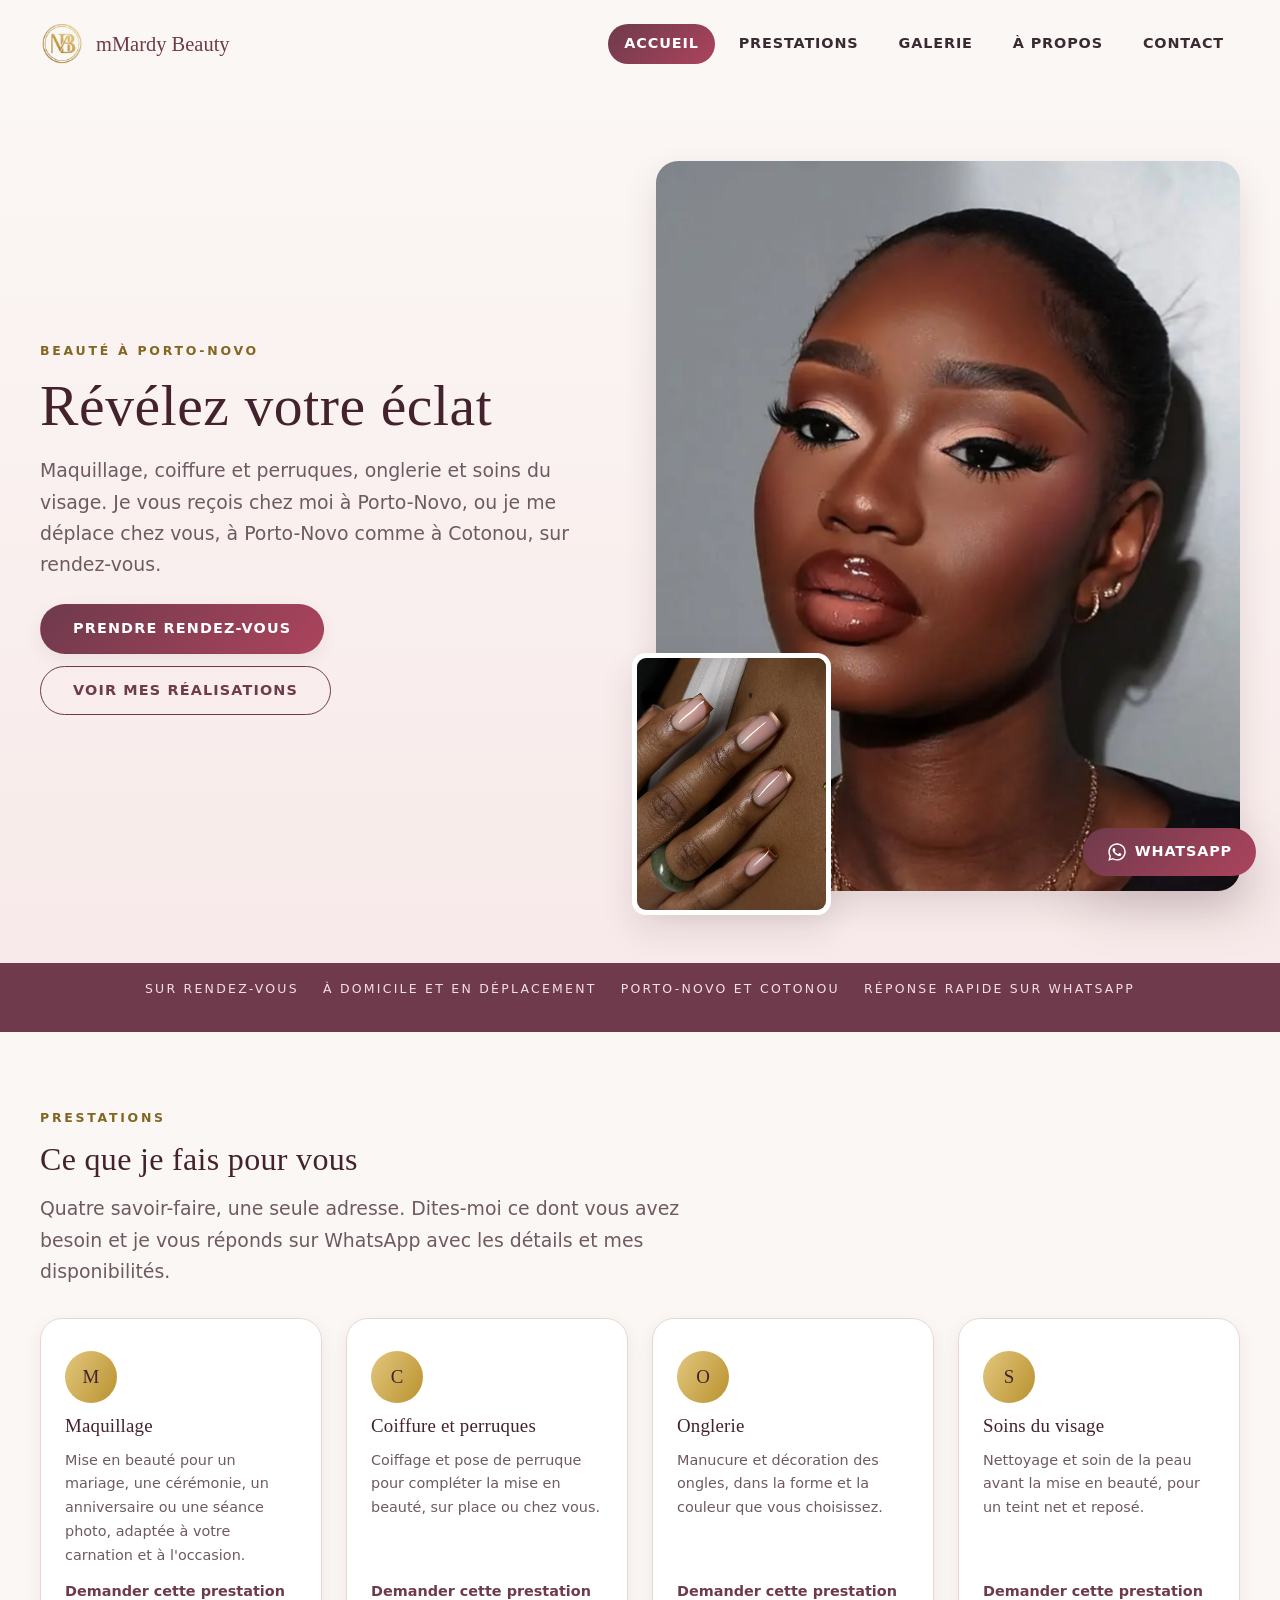
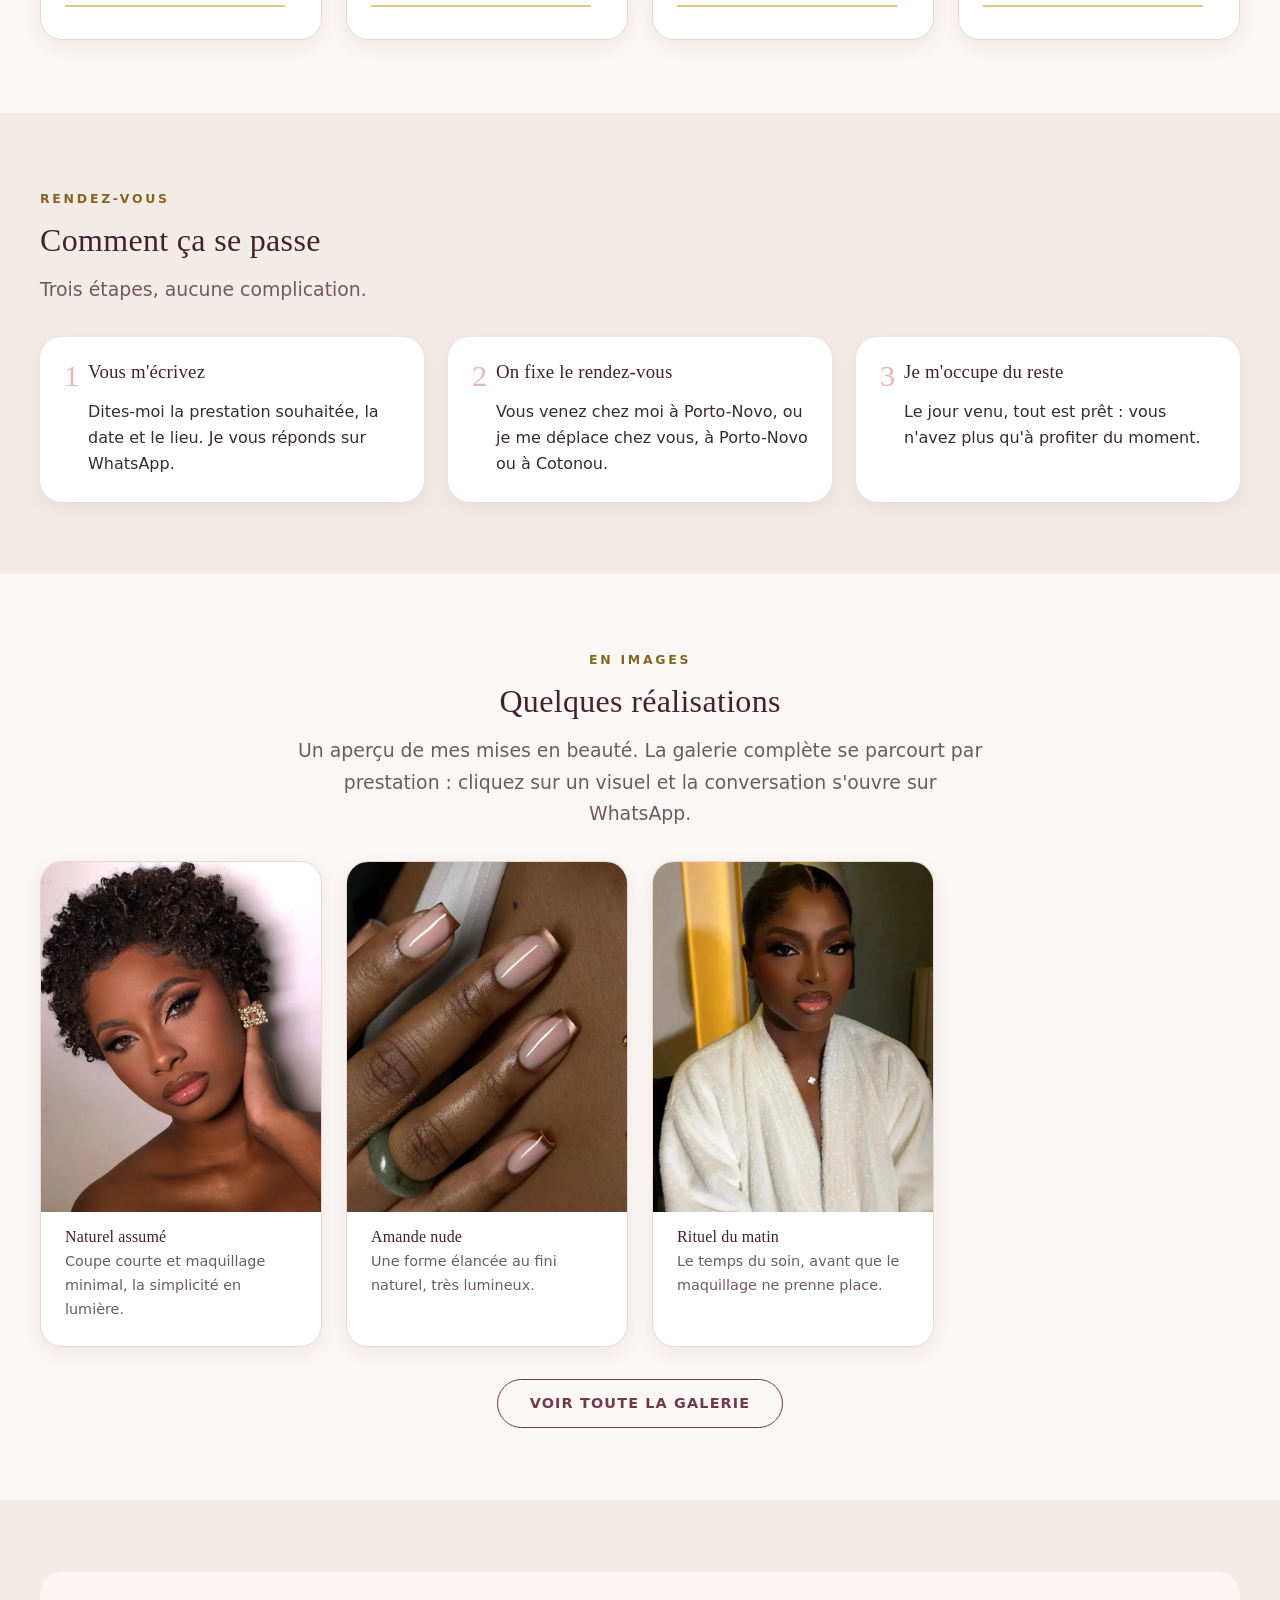
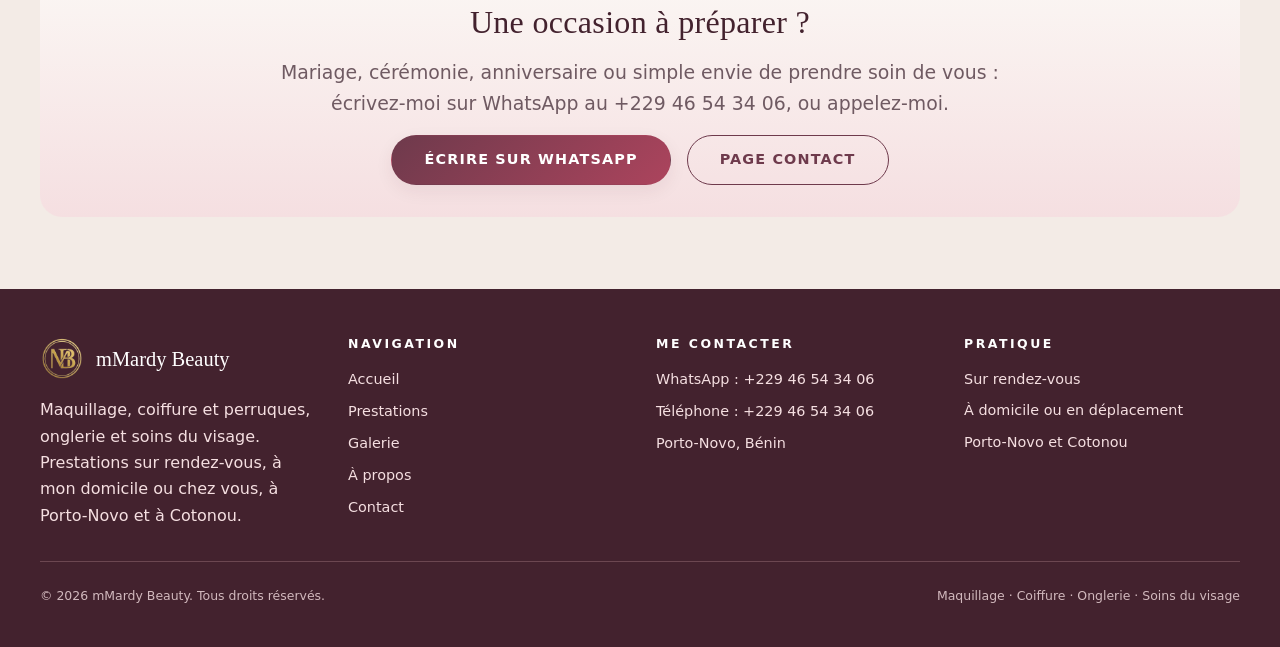
<file: index.html>
<!DOCTYPE html>
<html lang="fr">

<head>
  <meta charset="utf-8">
  <meta name="viewport" content="width=device-width, initial-scale=1">
  <title>mMardy Beauty | Maquillage, coiffure, onglerie et soins du visage à Porto-Novo</title>
  <meta name="description" content="mMardy Beauty : maquillage, coiffure et perruques, onglerie et soins du visage à Porto-Novo. Prestations sur rendez-vous, à mon domicile ou en déplacement, à Porto-Novo et à Cotonou. Contact direct sur WhatsApp.">
  <link rel="icon" href="assets/brand/favicon.png" type="image/png">
  <link rel="canonical" href="https://mardybeauty.pages.dev/">
  <meta property="og:type" content="website">
  <meta property="og:site_name" content="mMardy Beauty">
  <meta property="og:url" content="https://mardybeauty.pages.dev/">
  <meta property="og:title" content="mMardy Beauty | Maquillage, coiffure, onglerie et soins du visage">
  <meta property="og:description" content="Révélez votre éclat : maquillage, coiffure et perruques, onglerie et soins du visage, sur rendez-vous à Porto-Novo et à Cotonou.">
  <meta property="og:image" content="https://mardybeauty.pages.dev/assets/brand/partage.jpg">
  <meta property="og:image:width" content="1200">
  <meta property="og:image:height" content="630">
  <meta property="og:image:alt" content="mMardy Beauty, maquillage et coiffure à Porto-Novo">
  <meta property="og:locale" content="fr_FR">
  <meta name="twitter:card" content="summary_large_image">
  <link rel="stylesheet" href="css/style.css">
  <link rel="stylesheet" href="css/animations.css">
  <script src="js/main.js" defer></script>
</head>

<body>
  <a class="lien-evitement" href="#contenu">Aller au contenu principal</a>

  <header class="entete" id="entete">
    <div class="conteneur entete__inner">
      <a class="marque" href="index.html">
        <img class="marque__badge" src="assets/brand/badge.png" alt="" width="96" height="96">
        <span class="marque__nom">mMardy Beauty</span>
      </a>

      <button class="burger" id="burger" type="button" aria-expanded="false" aria-controls="nav-principale" aria-label="Ouvrir le menu">
        <span class="burger__barre" aria-hidden="true"></span>
        <span class="burger__barre" aria-hidden="true"></span>
        <span class="burger__barre" aria-hidden="true"></span>
      </button>

      <nav class="nav" id="nav-principale" aria-label="Navigation principale">
        <ul class="nav__liste">
          <li><a class="nav__lien" href="index.html" aria-current="page">Accueil</a></li>
          <li><a class="nav__lien" href="prestations.html">Prestations</a></li>
          <li><a class="nav__lien" href="galerie.html">Galerie</a></li>
          <li><a class="nav__lien" href="a-propos.html">À propos</a></li>
          <li><a class="nav__lien" href="contact.html">Contact</a></li>
        </ul>
      </nav>
    </div>
  </header>

  <main id="contenu">

    <section class="hero" aria-labelledby="titre-hero">
      <div class="conteneur hero__inner">
        <div class="hero__texte">
          <p class="surtitre">Beauté à Porto-Novo</p>
          <h1 class="hero__titre" id="titre-hero">Révélez votre éclat</h1>
          <p class="hero__sous-titre">
            Maquillage, coiffure et perruques, onglerie et soins du visage.
            Je vous reçois chez moi à Porto-Novo, ou je me déplace chez vous,
            à Porto-Novo comme à Cotonou, sur rendez-vous.
          </p>
          <div class="hero__actions">
            <a class="bouton bouton--whatsapp" href="https://wa.me/22946543406?text=Bonjour%20mMardy%20Beauty%2C%20je%20souhaite%20prendre%20rendez-vous." target="_blank" rel="noopener">Prendre rendez-vous</a>
            <a class="bouton bouton--contour" href="galerie.html">Voir mes réalisations</a>
          </div>
        </div>

        <div class="hero__visuel">
          <picture class="hero__portrait">
            <source type="image/webp" srcset="assets/images/galerie/galerie-01.webp">
            <img src="assets/images/galerie/galerie-01.jpg" alt="Portrait rapproché d'une femme au maquillage bronze et aux lèvres brillantes" width="720" height="960" fetchpriority="high" decoding="async">
          </picture>
          <img class="hero__vignette" src="assets/images/galerie/galerie-08.jpg" alt="Main aux longs ongles en amande d'une teinte nude brillante" width="736" height="984" loading="lazy" decoding="async">
        </div>
      </div>
    </section>

    <section class="bandeau" aria-label="Informations pratiques">
      <p>Sur rendez-vous</p>
      <p>À domicile et en déplacement</p>
      <p>Porto-Novo et Cotonou</p>
      <p>Réponse rapide sur WhatsApp</p>
    </section>

    <section class="section" aria-labelledby="titre-prestations">
      <div class="conteneur">
        <div class="section__entete" data-reveal>
          <p class="surtitre">Prestations</p>
          <h2 id="titre-prestations">Ce que je fais pour vous</h2>
          <p class="texte-intro">
            Quatre savoir-faire, une seule adresse. Dites-moi ce dont vous avez besoin
            et je vous réponds sur WhatsApp avec les détails et mes disponibilités.
          </p>
        </div>

        <div class="grille grille--trois">
          <article class="carte-prestation" data-reveal>
            <span class="carte-prestation__medaillon" aria-hidden="true">M</span>
            <h3>Maquillage</h3>
            <p>
              Mise en beauté pour un mariage, une cérémonie, un anniversaire ou une
              séance photo, adaptée à votre carnation et à l'occasion.
            </p>
            <a class="lien-whatsapp" href="https://wa.me/22946543406?text=Bonjour%20mMardy%20Beauty%2C%20je%20souhaite%20des%20informations%20sur%20la%20prestation%20Maquillage." target="_blank" rel="noopener">Demander cette prestation</a>
          </article>

          <article class="carte-prestation" data-reveal>
            <span class="carte-prestation__medaillon" aria-hidden="true">C</span>
            <h3>Coiffure et perruques</h3>
            <p>
              Coiffage et pose de perruque pour compléter la mise en beauté,
              sur place ou chez vous.
            </p>
            <a class="lien-whatsapp" href="https://wa.me/22946543406?text=Bonjour%20mMardy%20Beauty%2C%20je%20souhaite%20des%20informations%20sur%20la%20prestation%20Coiffure%20et%20perruques." target="_blank" rel="noopener">Demander cette prestation</a>
          </article>

          <article class="carte-prestation" data-reveal>
            <span class="carte-prestation__medaillon" aria-hidden="true">O</span>
            <h3>Onglerie</h3>
            <p>
              Manucure et décoration des ongles, dans la forme et la couleur
              que vous choisissez.
            </p>
            <a class="lien-whatsapp" href="https://wa.me/22946543406?text=Bonjour%20mMardy%20Beauty%2C%20je%20souhaite%20des%20informations%20sur%20la%20prestation%20Onglerie." target="_blank" rel="noopener">Demander cette prestation</a>
          </article>

          <article class="carte-prestation" data-reveal>
            <span class="carte-prestation__medaillon" aria-hidden="true">S</span>
            <h3>Soins du visage</h3>
            <p>
              Nettoyage et soin de la peau avant la mise en beauté, pour un teint
              net et reposé.
            </p>
            <a class="lien-whatsapp" href="https://wa.me/22946543406?text=Bonjour%20mMardy%20Beauty%2C%20je%20souhaite%20des%20informations%20sur%20la%20prestation%20Soins%20du%20visage." target="_blank" rel="noopener">Demander cette prestation</a>
          </article>
        </div>
      </div>
    </section>

    <section class="section section--creme" aria-labelledby="titre-deroulement">
      <div class="conteneur">
        <div class="section__entete" data-reveal>
          <p class="surtitre">Rendez-vous</p>
          <h2 id="titre-deroulement">Comment ça se passe</h2>
          <p class="texte-intro">Trois étapes, aucune complication.</p>
        </div>

        <ol class="etapes">
          <li class="etape" data-reveal>
            <h3>Vous m'écrivez</h3>
            <p>Dites-moi la prestation souhaitée, la date et le lieu. Je vous réponds sur WhatsApp.</p>
          </li>
          <li class="etape" data-reveal>
            <h3>On fixe le rendez-vous</h3>
            <p>Vous venez chez moi à Porto-Novo, ou je me déplace chez vous, à Porto-Novo ou à Cotonou.</p>
          </li>
          <li class="etape" data-reveal>
            <h3>Je m'occupe du reste</h3>
            <p>Le jour venu, tout est prêt : vous n'avez plus qu'à profiter du moment.</p>
          </li>
        </ol>
      </div>
    </section>

    <section class="section" aria-labelledby="titre-realisations">
      <div class="conteneur">
        <div class="section__entete section__entete--centre" data-reveal>
          <p class="surtitre">En images</p>
          <h2 id="titre-realisations">Quelques réalisations</h2>
          <p class="texte-intro texte-intro--centre">
            Un aperçu de mes mises en beauté. La galerie complète se parcourt par prestation :
            cliquez sur un visuel et la conversation s'ouvre sur WhatsApp.
          </p>
        </div>

        <div class="grille grille--galerie">
          <figure class="carte-galerie" data-reveal>
            <a class="carte-galerie__bouton" href="galerie.html" aria-label="Voir la galerie : Naturel assumé">
              <picture>
                <source type="image/webp" srcset="assets/images/galerie/galerie-12.webp">
                <img src="assets/images/galerie/galerie-12.jpg" alt="Portrait d'une femme aux cheveux naturels courts au maquillage léger" width="735" height="928" loading="lazy" decoding="async">
              </picture>
              <span class="carte-galerie__voile" aria-hidden="true">Voir la galerie</span>
            </a>
            <figcaption class="carte-galerie__legende">
              <h3>Naturel assumé</h3>
              <p>Coupe courte et maquillage minimal, la simplicité en lumière.</p>
            </figcaption>
          </figure>

          <figure class="carte-galerie" data-reveal>
            <a class="carte-galerie__bouton" href="galerie.html" aria-label="Voir la galerie : Amande nude">
              <picture>
                <source type="image/webp" srcset="assets/images/galerie/galerie-08.webp">
                <img src="assets/images/galerie/galerie-08.jpg" alt="Main aux longs ongles en amande d'une teinte nude brillante" width="736" height="984" loading="lazy" decoding="async">
              </picture>
              <span class="carte-galerie__voile" aria-hidden="true">Voir la galerie</span>
            </a>
            <figcaption class="carte-galerie__legende">
              <h3>Amande nude</h3>
              <p>Une forme élancée au fini naturel, très lumineux.</p>
            </figcaption>
          </figure>

          <figure class="carte-galerie" data-reveal>
            <a class="carte-galerie__bouton" href="galerie.html" aria-label="Voir la galerie : Rituel du matin">
              <picture>
                <source type="image/webp" srcset="assets/images/galerie/galerie-18.webp">
                <img src="assets/images/galerie/galerie-18.jpg" alt="Femme en peignoir et serre-tête devant un fond doré, lors de sa routine beauté" width="736" height="1308" loading="lazy" decoding="async">
              </picture>
              <span class="carte-galerie__voile" aria-hidden="true">Voir la galerie</span>
            </a>
            <figcaption class="carte-galerie__legende">
              <h3>Rituel du matin</h3>
              <p>Le temps du soin, avant que le maquillage ne prenne place.</p>
            </figcaption>
          </figure>
        </div>

        <div class="actions actions--centre ecart-haut">
          <a class="bouton bouton--contour" href="galerie.html">Voir toute la galerie</a>
        </div>
      </div>
    </section>

    <section class="section section--creme" aria-labelledby="titre-cta">
      <div class="conteneur">
        <div class="encart" data-reveal>
          <h2 id="titre-cta">Une occasion à préparer ?</h2>
          <p class="texte-intro texte-intro--centre">
            Mariage, cérémonie, anniversaire ou simple envie de prendre soin de vous :
            écrivez-moi sur WhatsApp au +229 46 54 34 06, ou appelez-moi.
          </p>
          <div class="actions actions--centre">
            <a class="bouton bouton--whatsapp" href="https://wa.me/22946543406?text=Bonjour%20mMardy%20Beauty%2C%20je%20souhaite%20prendre%20rendez-vous." target="_blank" rel="noopener">Écrire sur WhatsApp</a>
            <a class="bouton bouton--contour" href="contact.html">Page contact</a>
          </div>
        </div>
      </div>
    </section>

  </main>

  <footer class="pied">
    <div class="conteneur">
      <div class="pied__grille">
        <div>
          <p class="pied__nom">
            <img src="assets/brand/badge.png" alt="" width="96" height="96">
            <span>mMardy Beauty</span>
          </p>
          <p>
            Maquillage, coiffure et perruques, onglerie et soins du visage.
            Prestations sur rendez-vous, à mon domicile ou chez vous,
            à Porto-Novo et à Cotonou.
          </p>
        </div>

        <nav aria-label="Navigation de pied de page">
          <h3>Navigation</h3>
          <ul class="pied__liste">
            <li><a href="index.html">Accueil</a></li>
            <li><a href="prestations.html">Prestations</a></li>
            <li><a href="galerie.html">Galerie</a></li>
            <li><a href="a-propos.html">À propos</a></li>
            <li><a href="contact.html">Contact</a></li>
          </ul>
        </nav>

        <div>
          <h3>Me contacter</h3>
          <ul class="pied__liste">
            <li><a href="https://wa.me/22946543406" target="_blank" rel="noopener">WhatsApp : +229 46 54 34 06</a></li>
            <li><a href="tel:+22946543406">Téléphone : +229 46 54 34 06</a></li>
            <li>Porto-Novo, Bénin</li>
          </ul>
        </div>

        <div>
          <h3>Pratique</h3>
          <ul class="pied__liste">
            <li>Sur rendez-vous</li>
            <li>À domicile ou en déplacement</li>
            <li>Porto-Novo et Cotonou</li>
          </ul>
        </div>
      </div>

      <div class="pied__bas">
        <p>© <span data-annee>2026</span> mMardy Beauty. Tous droits réservés.</p>
        <p>Maquillage · Coiffure · Onglerie · Soins du visage</p>
      </div>
    </div>
  </footer>

  <a class="bouton-flottant" href="https://wa.me/22946543406?text=Bonjour%20mMardy%20Beauty%2C%20je%20souhaite%20prendre%20rendez-vous." target="_blank" rel="noopener" aria-label="Discuter avec mMardy Beauty sur WhatsApp"><svg class="bouton-flottant__icone" viewBox="0 0 448 512" width="20" height="20" aria-hidden="true" focusable="false"><path fill="currentColor" d="M380.9 97.1C339 55.1 283.2 32 223.9 32c-122.4 0-222 99.6-222 222 0 39.1 10.2 77.3 29.6 111L0 480l117.7-30.9c32.4 17.7 68.9 27 106.1 27h.1c122.3 0 224.1-99.6 224.1-222 0-59.3-25.2-115-67.1-157zm-157 341.6c-33.2 0-65.7-8.9-94-25.7l-6.7-4-69.8 18.3L72 359.2l-4.4-7c-18.5-29.4-28.2-63.3-28.2-98.2 0-101.7 82.8-184.5 184.6-184.5 49.3 0 95.6 19.2 130.4 54.1 34.8 34.9 56.2 81.2 56.1 130.5 0 101.8-84.9 184.6-186.6 184.6zm101.2-138.2c-5.5-2.8-32.8-16.2-37.9-18-5.1-1.9-8.8-2.8-12.5 2.8-3.7 5.6-14.3 18-17.6 21.8-3.2 3.7-6.5 4.2-12 1.4-32.6-16.3-54-29.1-75.5-66-5.7-9.8 5.7-9.1 16.3-30.3 1.8-3.7.9-6.9-.5-9.7-1.4-2.8-12.5-30.1-17.1-41.2-4.5-10.8-9.1-9.3-12.5-9.5-3.2-.2-6.9-.2-10.6-.2-3.7 0-9.7 1.4-14.8 6.9-5.1 5.6-19.4 19-19.4 46.3 0 27.3 19.9 53.7 22.6 57.4 2.8 3.7 39.1 59.7 94.8 83.8 35.2 15.2 49 16.5 66.6 13.9 10.7-1.6 32.8-13.4 37.4-26.4 4.6-13 4.6-24.1 3.2-26.4-1.3-2.5-5-3.9-10.5-6.6z"/></svg><span class="bouton-flottant__libelle">WhatsApp</span></a>
</body>

</html>
</file>
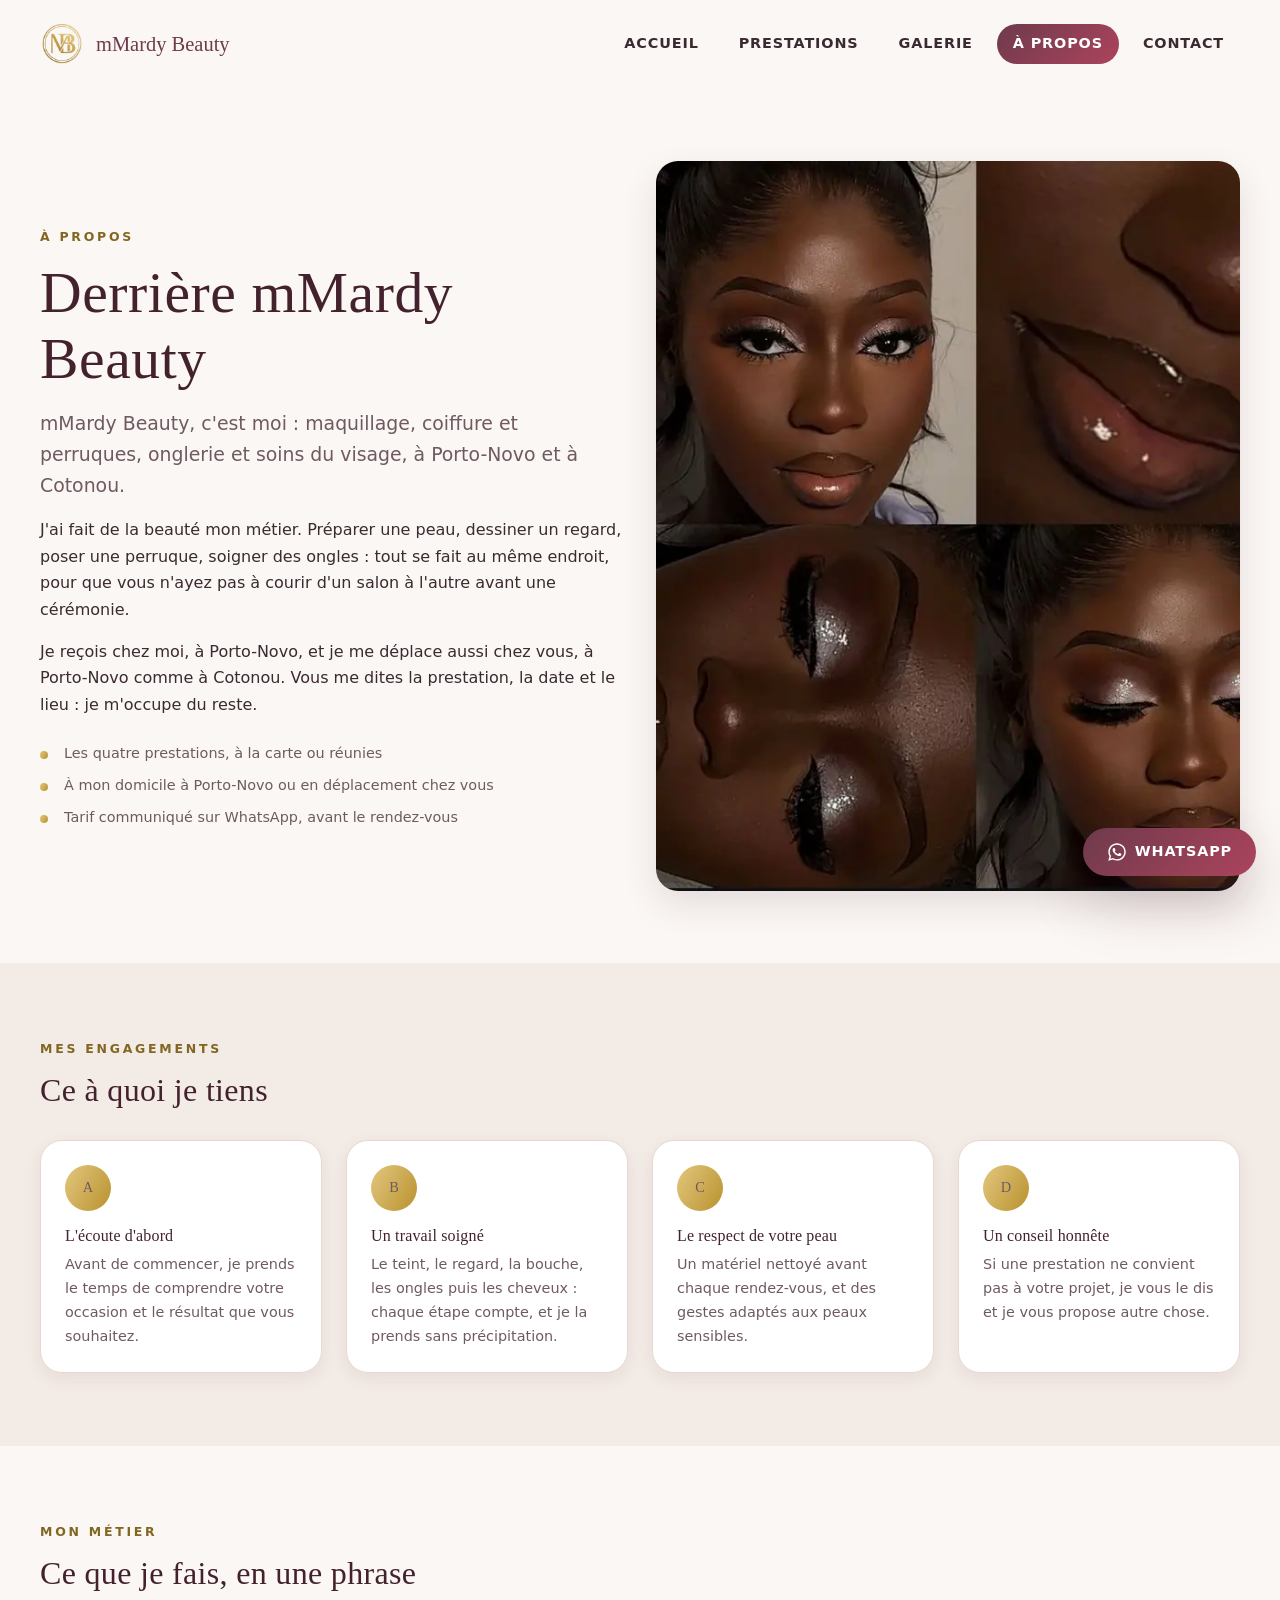
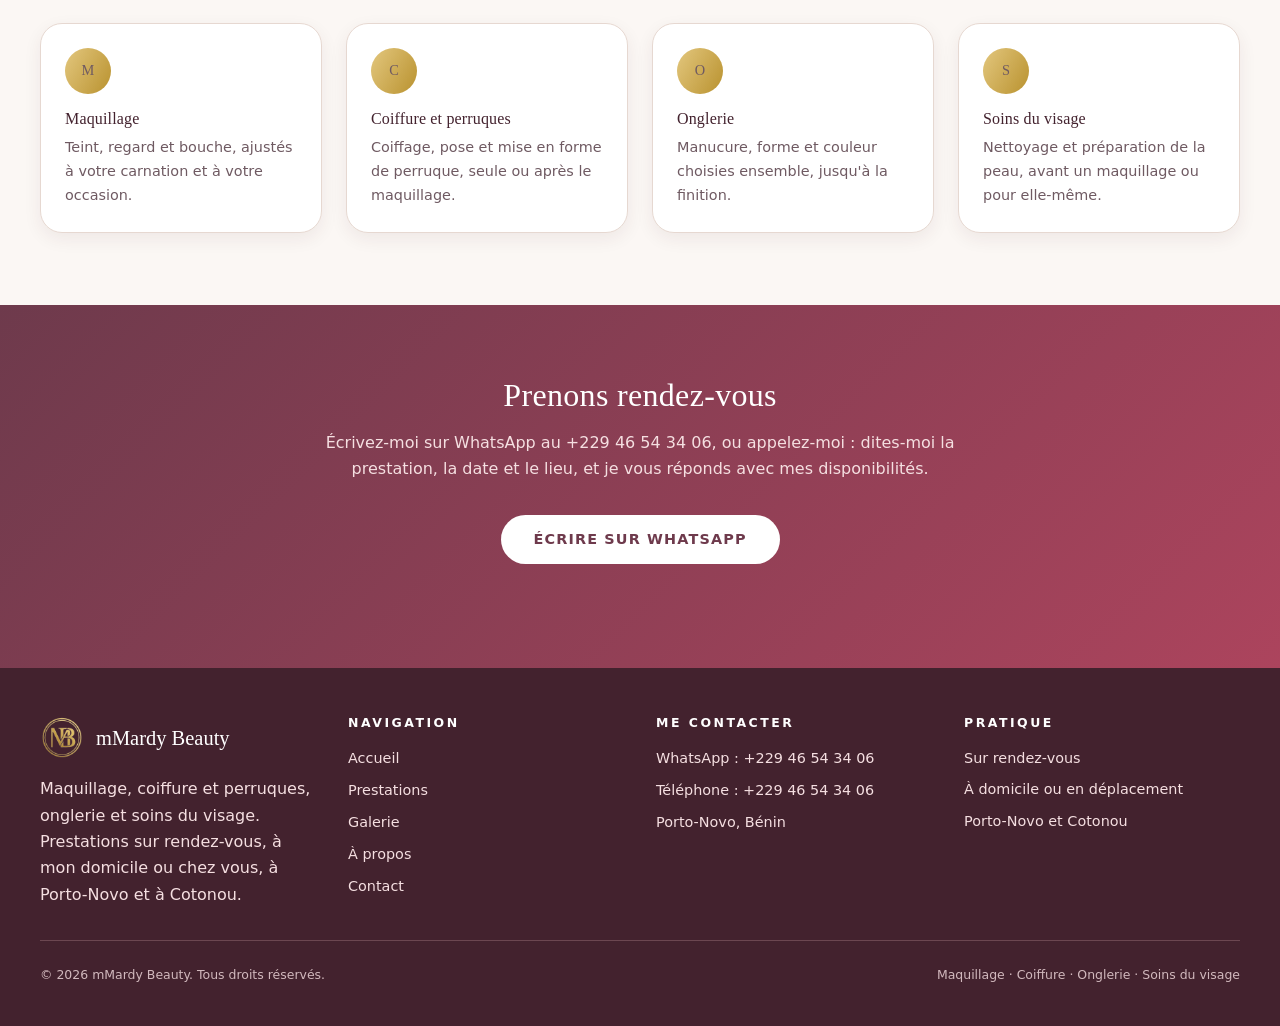
<file: a-propos.html>
<!DOCTYPE html>
<html lang="fr">

<head>
  <meta charset="utf-8">
  <meta name="viewport" content="width=device-width, initial-scale=1">
  <title>À propos | mMardy Beauty - maquillage, coiffure, onglerie et soins du visage</title>
  <meta name="description" content="mMardy Beauty, c'est moi : maquillage, coiffure et perruques, onglerie et soins du visage à Porto-Novo et à Cotonou. Prestations sur rendez-vous, à mon domicile ou chez vous.">
  <link rel="icon" href="assets/brand/favicon.png" type="image/png">
  <link rel="canonical" href="https://mardybeauty.pages.dev/a-propos">
  <meta property="og:type" content="website">
  <meta property="og:site_name" content="mMardy Beauty">
  <meta property="og:url" content="https://mardybeauty.pages.dev/a-propos">
  <meta property="og:title" content="À propos | mMardy Beauty">
  <meta property="og:description" content="Maquillage, coiffure, onglerie et soins du visage : mon métier, ma façon de travailler et mes engagements.">
  <meta property="og:image" content="https://mardybeauty.pages.dev/assets/brand/partage.jpg">
  <meta property="og:image:width" content="1200">
  <meta property="og:image:height" content="630">
  <meta property="og:image:alt" content="mMardy Beauty, maquillage et coiffure à Porto-Novo">
  <meta property="og:locale" content="fr_FR">
  <meta name="twitter:card" content="summary_large_image">
  <link rel="stylesheet" href="css/style.css">
  <link rel="stylesheet" href="css/animations.css">
  <script src="js/main.js" defer></script>
</head>

<body>
  <a class="lien-evitement" href="#contenu">Aller au contenu principal</a>

  <header class="entete" id="entete">
    <div class="conteneur entete__inner">
      <a class="marque" href="index.html">
        <img class="marque__badge" src="assets/brand/badge.png" alt="" width="96" height="96">
        <span class="marque__nom">mMardy Beauty</span>
      </a>

      <button class="burger" id="burger" type="button" aria-expanded="false" aria-controls="nav-principale" aria-label="Ouvrir le menu">
        <span class="burger__barre" aria-hidden="true"></span>
        <span class="burger__barre" aria-hidden="true"></span>
        <span class="burger__barre" aria-hidden="true"></span>
      </button>

      <nav class="nav" id="nav-principale" aria-label="Navigation principale">
        <ul class="nav__liste">
          <li><a class="nav__lien" href="index.html">Accueil</a></li>
          <li><a class="nav__lien" href="prestations.html">Prestations</a></li>
          <li><a class="nav__lien" href="galerie.html">Galerie</a></li>
          <li><a class="nav__lien" href="a-propos.html" aria-current="page">À propos</a></li>
          <li><a class="nav__lien" href="contact.html">Contact</a></li>
        </ul>
      </nav>
    </div>
  </header>

  <main id="contenu">

    <section class="section" aria-labelledby="titre-histoire">
      <div class="conteneur">
        <div class="duo">
          <div data-reveal>
            <p class="surtitre">À propos</p>
            <h1 id="titre-histoire">Derrière mMardy Beauty</h1>
            <p class="texte-intro">
              mMardy Beauty, c'est moi : maquillage, coiffure et perruques, onglerie et
              soins du visage, à Porto-Novo et à Cotonou.
            </p>
            <p>
              J'ai fait de la beauté mon métier. Préparer une peau, dessiner un regard,
              poser une perruque, soigner des ongles : tout se fait au même endroit, pour
              que vous n'ayez pas à courir d'un salon à l'autre avant une cérémonie.
            </p>
            <p>
              Je reçois chez moi, à Porto-Novo, et je me déplace aussi chez vous, à
              Porto-Novo comme à Cotonou. Vous me dites la prestation, la date et le
              lieu : je m'occupe du reste.
            </p>
            <ul class="atouts">
              <li>Les quatre prestations, à la carte ou réunies</li>
              <li>À mon domicile à Porto-Novo ou en déplacement chez vous</li>
              <li>Tarif communiqué sur WhatsApp, avant le rendez-vous</li>
            </ul>
          </div>

          <div class="duo__visuel" data-reveal>
            <picture>
              <source type="image/webp" srcset="assets/images/galerie/galerie-13.webp">
              <img src="assets/images/galerie/galerie-13.jpg" alt="Planche regroupant plusieurs mises en beauté rapprochées, bouche et regard" width="736" height="800" loading="lazy" decoding="async">
            </picture>
          </div>
        </div>
      </div>
    </section>

    <section class="section section--creme" aria-labelledby="titre-valeurs">
      <div class="conteneur">
        <div class="section__entete" data-reveal>
          <p class="surtitre">Mes engagements</p>
          <h2 id="titre-valeurs">Ce à quoi je tiens</h2>
        </div>

        <div class="valeurs">
          <article class="valeur" data-reveal>
            <p class="valeur__icone" aria-hidden="true">A</p>
            <h3>L'écoute d'abord</h3>
            <p>
              Avant de commencer, je prends le temps de comprendre votre occasion et
              le résultat que vous souhaitez.
            </p>
          </article>

          <article class="valeur" data-reveal>
            <p class="valeur__icone" aria-hidden="true">B</p>
            <h3>Un travail soigné</h3>
            <p>
              Le teint, le regard, la bouche, les ongles puis les cheveux : chaque
              étape compte, et je la prends sans précipitation.
            </p>
          </article>

          <article class="valeur" data-reveal>
            <p class="valeur__icone" aria-hidden="true">C</p>
            <h3>Le respect de votre peau</h3>
            <p>
              Un matériel nettoyé avant chaque rendez-vous, et des gestes adaptés
              aux peaux sensibles.
            </p>
          </article>

          <article class="valeur" data-reveal>
            <p class="valeur__icone" aria-hidden="true">D</p>
            <h3>Un conseil honnête</h3>
            <p>
              Si une prestation ne convient pas à votre projet, je vous le dis et je
              vous propose autre chose.
            </p>
          </article>
        </div>
      </div>
    </section>

    <section class="section" aria-labelledby="titre-metier">
      <div class="conteneur">
        <div class="section__entete" data-reveal>
          <p class="surtitre">Mon métier</p>
          <h2 id="titre-metier">Ce que je fais, en une phrase</h2>
        </div>

        <div class="valeurs">
          <article class="valeur" data-reveal>
            <p class="valeur__icone" aria-hidden="true">M</p>
            <h3>Maquillage</h3>
            <p>
              Teint, regard et bouche, ajustés à votre carnation et à votre occasion.
            </p>
          </article>

          <article class="valeur" data-reveal>
            <p class="valeur__icone" aria-hidden="true">C</p>
            <h3>Coiffure et perruques</h3>
            <p>
              Coiffage, pose et mise en forme de perruque, seule ou après le maquillage.
            </p>
          </article>

          <article class="valeur" data-reveal>
            <p class="valeur__icone" aria-hidden="true">O</p>
            <h3>Onglerie</h3>
            <p>
              Manucure, forme et couleur choisies ensemble, jusqu'à la finition.
            </p>
          </article>

          <article class="valeur" data-reveal>
            <p class="valeur__icone" aria-hidden="true">S</p>
            <h3>Soins du visage</h3>
            <p>
              Nettoyage et préparation de la peau, avant un maquillage ou pour elle-même.
            </p>
          </article>
        </div>
      </div>
    </section>

    <section class="section section--prune" aria-labelledby="titre-rdv">
      <div class="conteneur section__entete section__entete--centre" data-reveal>
        <h2 id="titre-rdv">Prenons rendez-vous</h2>
        <p>
          Écrivez-moi sur WhatsApp au +229 46 54 34 06, ou appelez-moi : dites-moi la
          prestation, la date et le lieu, et je vous réponds avec mes disponibilités.
        </p>
        <p class="ecart-haut">
          <a class="bouton bouton--clair" href="https://wa.me/22946543406?text=Bonjour%20mMardy%20Beauty%2C%20je%20souhaite%20prendre%20rendez-vous." target="_blank" rel="noopener">Écrire sur WhatsApp</a>
        </p>
      </div>
    </section>

  </main>

  <footer class="pied">
    <div class="conteneur">
      <div class="pied__grille">
        <div>
          <p class="pied__nom">
            <img src="assets/brand/badge.png" alt="" width="96" height="96">
            <span>mMardy Beauty</span>
          </p>
          <p>
            Maquillage, coiffure et perruques, onglerie et soins du visage.
            Prestations sur rendez-vous, à mon domicile ou chez vous,
            à Porto-Novo et à Cotonou.
          </p>
        </div>

        <nav aria-label="Navigation de pied de page">
          <h3>Navigation</h3>
          <ul class="pied__liste">
            <li><a href="index.html">Accueil</a></li>
            <li><a href="prestations.html">Prestations</a></li>
            <li><a href="galerie.html">Galerie</a></li>
            <li><a href="a-propos.html">À propos</a></li>
            <li><a href="contact.html">Contact</a></li>
          </ul>
        </nav>

        <div>
          <h3>Me contacter</h3>
          <ul class="pied__liste">
            <li><a href="https://wa.me/22946543406" target="_blank" rel="noopener">WhatsApp : +229 46 54 34 06</a></li>
            <li><a href="tel:+22946543406">Téléphone : +229 46 54 34 06</a></li>
            <li>Porto-Novo, Bénin</li>
          </ul>
        </div>

        <div>
          <h3>Pratique</h3>
          <ul class="pied__liste">
            <li>Sur rendez-vous</li>
            <li>À domicile ou en déplacement</li>
            <li>Porto-Novo et Cotonou</li>
          </ul>
        </div>
      </div>

      <div class="pied__bas">
        <p>© <span data-annee>2026</span> mMardy Beauty. Tous droits réservés.</p>
        <p>Maquillage · Coiffure · Onglerie · Soins du visage</p>
      </div>
    </div>
  </footer>

  <a class="bouton-flottant" href="https://wa.me/22946543406?text=Bonjour%20mMardy%20Beauty%2C%20je%20souhaite%20prendre%20rendez-vous." target="_blank" rel="noopener" aria-label="Discuter avec mMardy Beauty sur WhatsApp"><svg class="bouton-flottant__icone" viewBox="0 0 448 512" width="20" height="20" aria-hidden="true" focusable="false"><path fill="currentColor" d="M380.9 97.1C339 55.1 283.2 32 223.9 32c-122.4 0-222 99.6-222 222 0 39.1 10.2 77.3 29.6 111L0 480l117.7-30.9c32.4 17.7 68.9 27 106.1 27h.1c122.3 0 224.1-99.6 224.1-222 0-59.3-25.2-115-67.1-157zm-157 341.6c-33.2 0-65.7-8.9-94-25.7l-6.7-4-69.8 18.3L72 359.2l-4.4-7c-18.5-29.4-28.2-63.3-28.2-98.2 0-101.7 82.8-184.5 184.6-184.5 49.3 0 95.6 19.2 130.4 54.1 34.8 34.9 56.2 81.2 56.1 130.5 0 101.8-84.9 184.6-186.6 184.6zm101.2-138.2c-5.5-2.8-32.8-16.2-37.9-18-5.1-1.9-8.8-2.8-12.5 2.8-3.7 5.6-14.3 18-17.6 21.8-3.2 3.7-6.5 4.2-12 1.4-32.6-16.3-54-29.1-75.5-66-5.7-9.8 5.7-9.1 16.3-30.3 1.8-3.7.9-6.9-.5-9.7-1.4-2.8-12.5-30.1-17.1-41.2-4.5-10.8-9.1-9.3-12.5-9.5-3.2-.2-6.9-.2-10.6-.2-3.7 0-9.7 1.4-14.8 6.9-5.1 5.6-19.4 19-19.4 46.3 0 27.3 19.9 53.7 22.6 57.4 2.8 3.7 39.1 59.7 94.8 83.8 35.2 15.2 49 16.5 66.6 13.9 10.7-1.6 32.8-13.4 37.4-26.4 4.6-13 4.6-24.1 3.2-26.4-1.3-2.5-5-3.9-10.5-6.6z"/></svg><span class="bouton-flottant__libelle">WhatsApp</span></a>
</body>

</html>
</file>
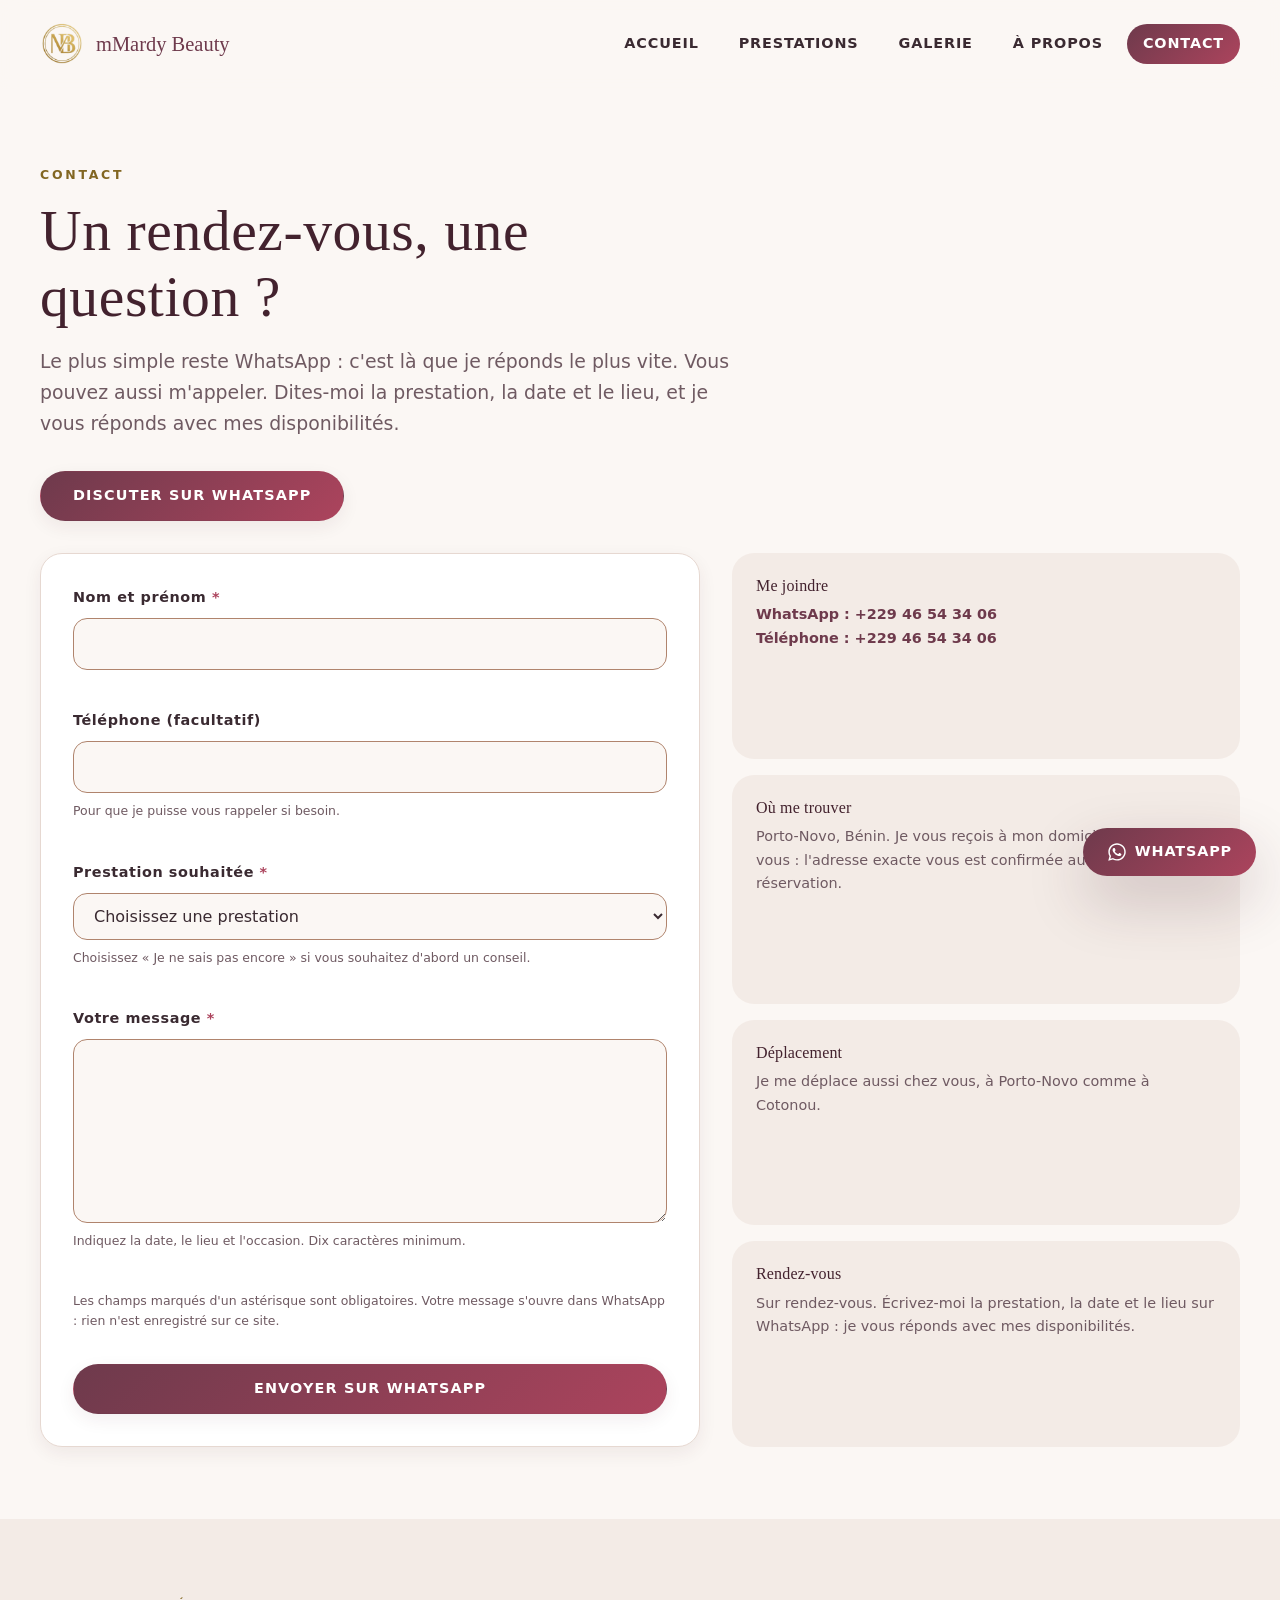
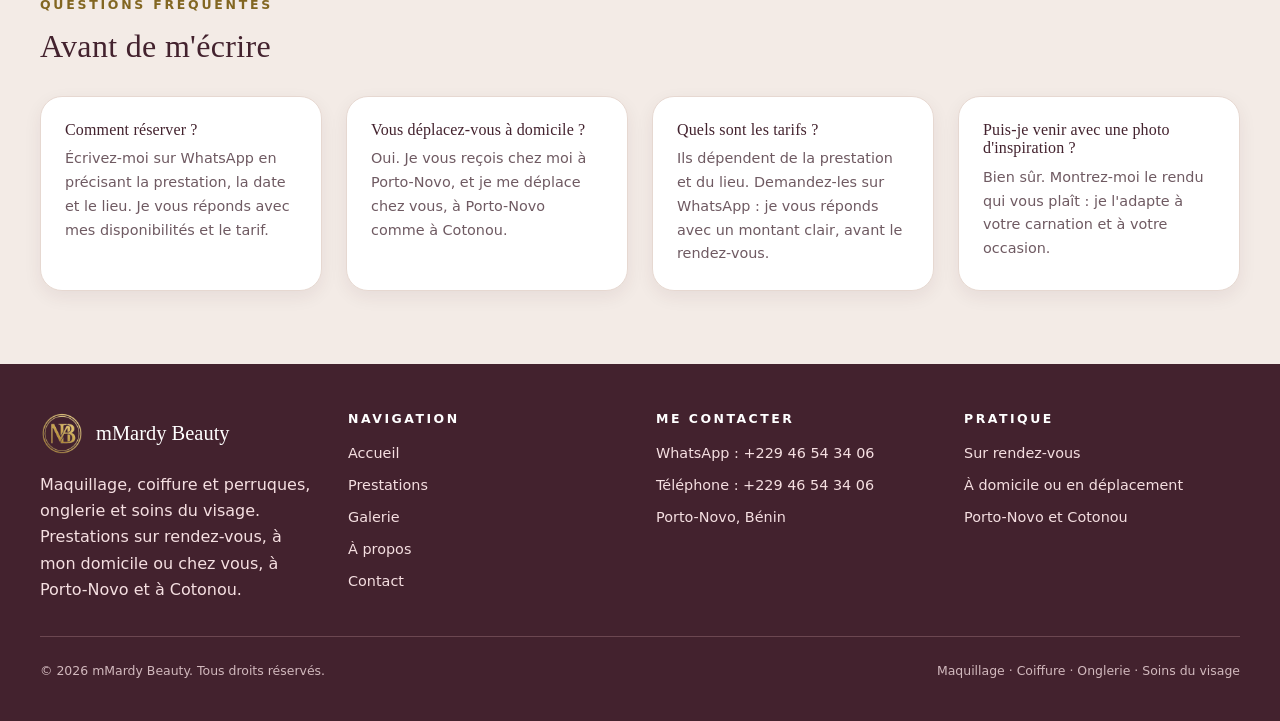
<file: contact.html>
<!DOCTYPE html>
<html lang="fr">

<head>
  <meta charset="utf-8">
  <meta name="viewport" content="width=device-width, initial-scale=1">
  <title>Contact | mMardy Beauty - rendez-vous à Porto-Novo et à Cotonou</title>
  <meta name="description" content="Prenez rendez-vous avec mMardy Beauty : WhatsApp au +229 46 54 34 06, téléphone, ou formulaire qui ouvre WhatsApp. Prestations à Porto-Novo et à Cotonou, à mon domicile ou chez vous.">
  <link rel="icon" href="assets/brand/favicon.png" type="image/png">
  <link rel="canonical" href="https://mardybeauty.pages.dev/contact">
  <meta property="og:type" content="website">
  <meta property="og:site_name" content="mMardy Beauty">
  <meta property="og:url" content="https://mardybeauty.pages.dev/contact">
  <meta property="og:title" content="Contact | mMardy Beauty">
  <meta property="og:description" content="Un rendez-vous, une question sur une prestation ? Écrivez-moi sur WhatsApp.">
  <meta property="og:image" content="https://mardybeauty.pages.dev/assets/brand/partage.jpg">
  <meta property="og:image:width" content="1200">
  <meta property="og:image:height" content="630">
  <meta property="og:image:alt" content="mMardy Beauty, maquillage et coiffure à Porto-Novo">
  <meta property="og:locale" content="fr_FR">
  <meta name="twitter:card" content="summary_large_image">
  <link rel="stylesheet" href="css/style.css">
  <link rel="stylesheet" href="css/animations.css">
  <script src="js/main.js" defer></script>
</head>

<body>
  <a class="lien-evitement" href="#contenu">Aller au contenu principal</a>

  <header class="entete" id="entete">
    <div class="conteneur entete__inner">
      <a class="marque" href="index.html">
        <img class="marque__badge" src="assets/brand/badge.png" alt="" width="96" height="96">
        <span class="marque__nom">mMardy Beauty</span>
      </a>

      <button class="burger" id="burger" type="button" aria-expanded="false" aria-controls="nav-principale" aria-label="Ouvrir le menu">
        <span class="burger__barre" aria-hidden="true"></span>
        <span class="burger__barre" aria-hidden="true"></span>
        <span class="burger__barre" aria-hidden="true"></span>
      </button>

      <nav class="nav" id="nav-principale" aria-label="Navigation principale">
        <ul class="nav__liste">
          <li><a class="nav__lien" href="index.html">Accueil</a></li>
          <li><a class="nav__lien" href="prestations.html">Prestations</a></li>
          <li><a class="nav__lien" href="galerie.html">Galerie</a></li>
          <li><a class="nav__lien" href="a-propos.html">À propos</a></li>
          <li><a class="nav__lien" href="contact.html" aria-current="page">Contact</a></li>
        </ul>
      </nav>
    </div>
  </header>

  <main id="contenu">

    <section class="section" aria-labelledby="titre-contact">
      <div class="conteneur">
        <div class="section__entete" data-reveal>
          <p class="surtitre">Contact</p>
          <h1 id="titre-contact">Un rendez-vous, une question ?</h1>
          <p class="texte-intro">
            Le plus simple reste WhatsApp : c'est là que je réponds le plus vite. Vous
            pouvez aussi m'appeler. Dites-moi la prestation, la date et le lieu, et je
            vous réponds avec mes disponibilités.
          </p>
          <p class="ecart-haut">
            <a class="bouton bouton--whatsapp" href="https://wa.me/22946543406?text=Bonjour%20mMardy%20Beauty%2C%20je%20souhaite%20prendre%20rendez-vous." target="_blank" rel="noopener">Discuter sur WhatsApp</a>
          </p>
        </div>

        <div class="contact-grille">
          <form class="formulaire" id="formulaire-contact" novalidate data-reveal>
            <div class="champ">
              <label for="champ-nom">Nom et prénom <span class="champ__obligatoire" aria-hidden="true">*</span></label>
              <input type="text" id="champ-nom" name="nom" autocomplete="name" required aria-required="true" aria-describedby="erreur-nom">
              <span class="champ__erreur" id="erreur-nom"></span>
            </div>

            <div class="champ">
              <label for="champ-telephone">Téléphone (facultatif)</label>
              <input type="tel" id="champ-telephone" name="telephone" autocomplete="tel" aria-describedby="aide-telephone erreur-telephone">
              <span class="champ__aide" id="aide-telephone">Pour que je puisse vous rappeler si besoin.</span>
              <span class="champ__erreur" id="erreur-telephone"></span>
            </div>

            <div class="champ">
              <label for="champ-prestation">Prestation souhaitée <span class="champ__obligatoire" aria-hidden="true">*</span></label>
              <select id="champ-prestation" name="prestation" required aria-required="true" aria-describedby="aide-prestation erreur-prestation">
                <option value="">Choisissez une prestation</option>
                <option value="Maquillage">Maquillage</option>
                <option value="Coiffure et perruques">Coiffure et perruques</option>
                <option value="Onglerie">Onglerie</option>
                <option value="Soins du visage">Soins du visage</option>
                <option value="Plusieurs prestations">Plusieurs prestations</option>
                <option value="Je ne sais pas encore">Je ne sais pas encore</option>
              </select>
              <span class="champ__aide" id="aide-prestation">Choisissez « Je ne sais pas encore » si vous souhaitez d'abord un conseil.</span>
              <span class="champ__erreur" id="erreur-prestation"></span>
            </div>

            <div class="champ">
              <label for="champ-message">Votre message <span class="champ__obligatoire" aria-hidden="true">*</span></label>
              <textarea id="champ-message" name="message" rows="6" minlength="10" required aria-required="true" aria-describedby="aide-message erreur-message"></textarea>
              <span class="champ__aide" id="aide-message">Indiquez la date, le lieu et l'occasion. Dix caractères minimum.</span>
              <span class="champ__erreur" id="erreur-message"></span>
            </div>

            <p class="formulaire__retour formulaire__retour--succes" id="retour-succes" role="status" tabindex="-1" hidden>
              Votre message s'est ouvert dans WhatsApp. Si rien ne s'est affiché, écrivez-moi
              directement au +229 46 54 34 06.
            </p>
            <p class="formulaire__retour formulaire__retour--erreur" id="retour-erreur" role="alert" hidden>
              Certains champs demandent une correction. Consultez les messages indiqués
              sous chaque champ.
            </p>

            <p class="champ__aide">Les champs marqués d'un astérisque sont obligatoires. Votre message s'ouvre dans WhatsApp : rien n'est enregistré sur ce site.</p>

            <button class="bouton bouton--principal bouton--bloc" type="submit">Envoyer sur WhatsApp</button>
          </form>

          <div class="coordonnees" data-reveal>
            <div class="coordonnee">
              <h2>Me joindre</h2>
              <p>
                <a href="https://wa.me/22946543406?text=Bonjour%20mMardy%20Beauty%2C%20je%20souhaite%20prendre%20rendez-vous." target="_blank" rel="noopener">WhatsApp : +229 46 54 34 06</a><br>
                <a href="tel:+22946543406">Téléphone : +229 46 54 34 06</a>
              </p>
            </div>

            <div class="coordonnee">
              <h2>Où me trouver</h2>
              <p>
                Porto-Novo, Bénin. Je vous reçois à mon domicile, sur rendez-vous :
                l'adresse exacte vous est confirmée au moment de la réservation.
              </p>
            </div>

            <div class="coordonnee">
              <h2>Déplacement</h2>
              <p>
                Je me déplace aussi chez vous, à Porto-Novo comme à Cotonou.
              </p>
            </div>

            <div class="coordonnee">
              <h2>Rendez-vous</h2>
              <p>
                Sur rendez-vous. Écrivez-moi la prestation, la date et le lieu sur
                WhatsApp : je vous réponds avec mes disponibilités.
              </p>
            </div>
          </div>
        </div>
      </div>
    </section>

    <section class="section section--creme" aria-labelledby="titre-faq">
      <div class="conteneur">
        <div class="section__entete" data-reveal>
          <p class="surtitre">Questions fréquentes</p>
          <h2 id="titre-faq">Avant de m'écrire</h2>
        </div>

        <div class="grille grille--trois">
          <article class="valeur" data-reveal>
            <h3>Comment réserver ?</h3>
            <p>
              Écrivez-moi sur WhatsApp en précisant la prestation, la date et le lieu.
              Je vous réponds avec mes disponibilités et le tarif.
            </p>
          </article>

          <article class="valeur" data-reveal>
            <h3>Vous déplacez-vous à domicile ?</h3>
            <p>
              Oui. Je vous reçois chez moi à Porto-Novo, et je me déplace chez vous,
              à Porto-Novo comme à Cotonou.
            </p>
          </article>

          <article class="valeur" data-reveal>
            <h3>Quels sont les tarifs ?</h3>
            <p>
              Ils dépendent de la prestation et du lieu. Demandez-les sur WhatsApp :
              je vous réponds avec un montant clair, avant le rendez-vous.
            </p>
          </article>

          <article class="valeur" data-reveal>
            <h3>Puis-je venir avec une photo d'inspiration ?</h3>
            <p>
              Bien sûr. Montrez-moi le rendu qui vous plaît : je l'adapte à votre
              carnation et à votre occasion.
            </p>
          </article>
        </div>
      </div>
    </section>

  </main>

  <footer class="pied">
    <div class="conteneur">
      <div class="pied__grille">
        <div>
          <p class="pied__nom">
            <img src="assets/brand/badge.png" alt="" width="96" height="96">
            <span>mMardy Beauty</span>
          </p>
          <p>
            Maquillage, coiffure et perruques, onglerie et soins du visage.
            Prestations sur rendez-vous, à mon domicile ou chez vous,
            à Porto-Novo et à Cotonou.
          </p>
        </div>

        <nav aria-label="Navigation de pied de page">
          <h3>Navigation</h3>
          <ul class="pied__liste">
            <li><a href="index.html">Accueil</a></li>
            <li><a href="prestations.html">Prestations</a></li>
            <li><a href="galerie.html">Galerie</a></li>
            <li><a href="a-propos.html">À propos</a></li>
            <li><a href="contact.html">Contact</a></li>
          </ul>
        </nav>

        <div>
          <h3>Me contacter</h3>
          <ul class="pied__liste">
            <li><a href="https://wa.me/22946543406" target="_blank" rel="noopener">WhatsApp : +229 46 54 34 06</a></li>
            <li><a href="tel:+22946543406">Téléphone : +229 46 54 34 06</a></li>
            <li>Porto-Novo, Bénin</li>
          </ul>
        </div>

        <div>
          <h3>Pratique</h3>
          <ul class="pied__liste">
            <li>Sur rendez-vous</li>
            <li>À domicile ou en déplacement</li>
            <li>Porto-Novo et Cotonou</li>
          </ul>
        </div>
      </div>

      <div class="pied__bas">
        <p>© <span data-annee>2026</span> mMardy Beauty. Tous droits réservés.</p>
        <p>Maquillage · Coiffure · Onglerie · Soins du visage</p>
      </div>
    </div>
  </footer>

  <a class="bouton-flottant" href="https://wa.me/22946543406?text=Bonjour%20mMardy%20Beauty%2C%20je%20souhaite%20prendre%20rendez-vous." target="_blank" rel="noopener" aria-label="Discuter avec mMardy Beauty sur WhatsApp"><svg class="bouton-flottant__icone" viewBox="0 0 448 512" width="20" height="20" aria-hidden="true" focusable="false"><path fill="currentColor" d="M380.9 97.1C339 55.1 283.2 32 223.9 32c-122.4 0-222 99.6-222 222 0 39.1 10.2 77.3 29.6 111L0 480l117.7-30.9c32.4 17.7 68.9 27 106.1 27h.1c122.3 0 224.1-99.6 224.1-222 0-59.3-25.2-115-67.1-157zm-157 341.6c-33.2 0-65.7-8.9-94-25.7l-6.7-4-69.8 18.3L72 359.2l-4.4-7c-18.5-29.4-28.2-63.3-28.2-98.2 0-101.7 82.8-184.5 184.6-184.5 49.3 0 95.6 19.2 130.4 54.1 34.8 34.9 56.2 81.2 56.1 130.5 0 101.8-84.9 184.6-186.6 184.6zm101.2-138.2c-5.5-2.8-32.8-16.2-37.9-18-5.1-1.9-8.8-2.8-12.5 2.8-3.7 5.6-14.3 18-17.6 21.8-3.2 3.7-6.5 4.2-12 1.4-32.6-16.3-54-29.1-75.5-66-5.7-9.8 5.7-9.1 16.3-30.3 1.8-3.7.9-6.9-.5-9.7-1.4-2.8-12.5-30.1-17.1-41.2-4.5-10.8-9.1-9.3-12.5-9.5-3.2-.2-6.9-.2-10.6-.2-3.7 0-9.7 1.4-14.8 6.9-5.1 5.6-19.4 19-19.4 46.3 0 27.3 19.9 53.7 22.6 57.4 2.8 3.7 39.1 59.7 94.8 83.8 35.2 15.2 49 16.5 66.6 13.9 10.7-1.6 32.8-13.4 37.4-26.4 4.6-13 4.6-24.1 3.2-26.4-1.3-2.5-5-3.9-10.5-6.6z"/></svg><span class="bouton-flottant__libelle">WhatsApp</span></a>
</body>

</html>
</file>
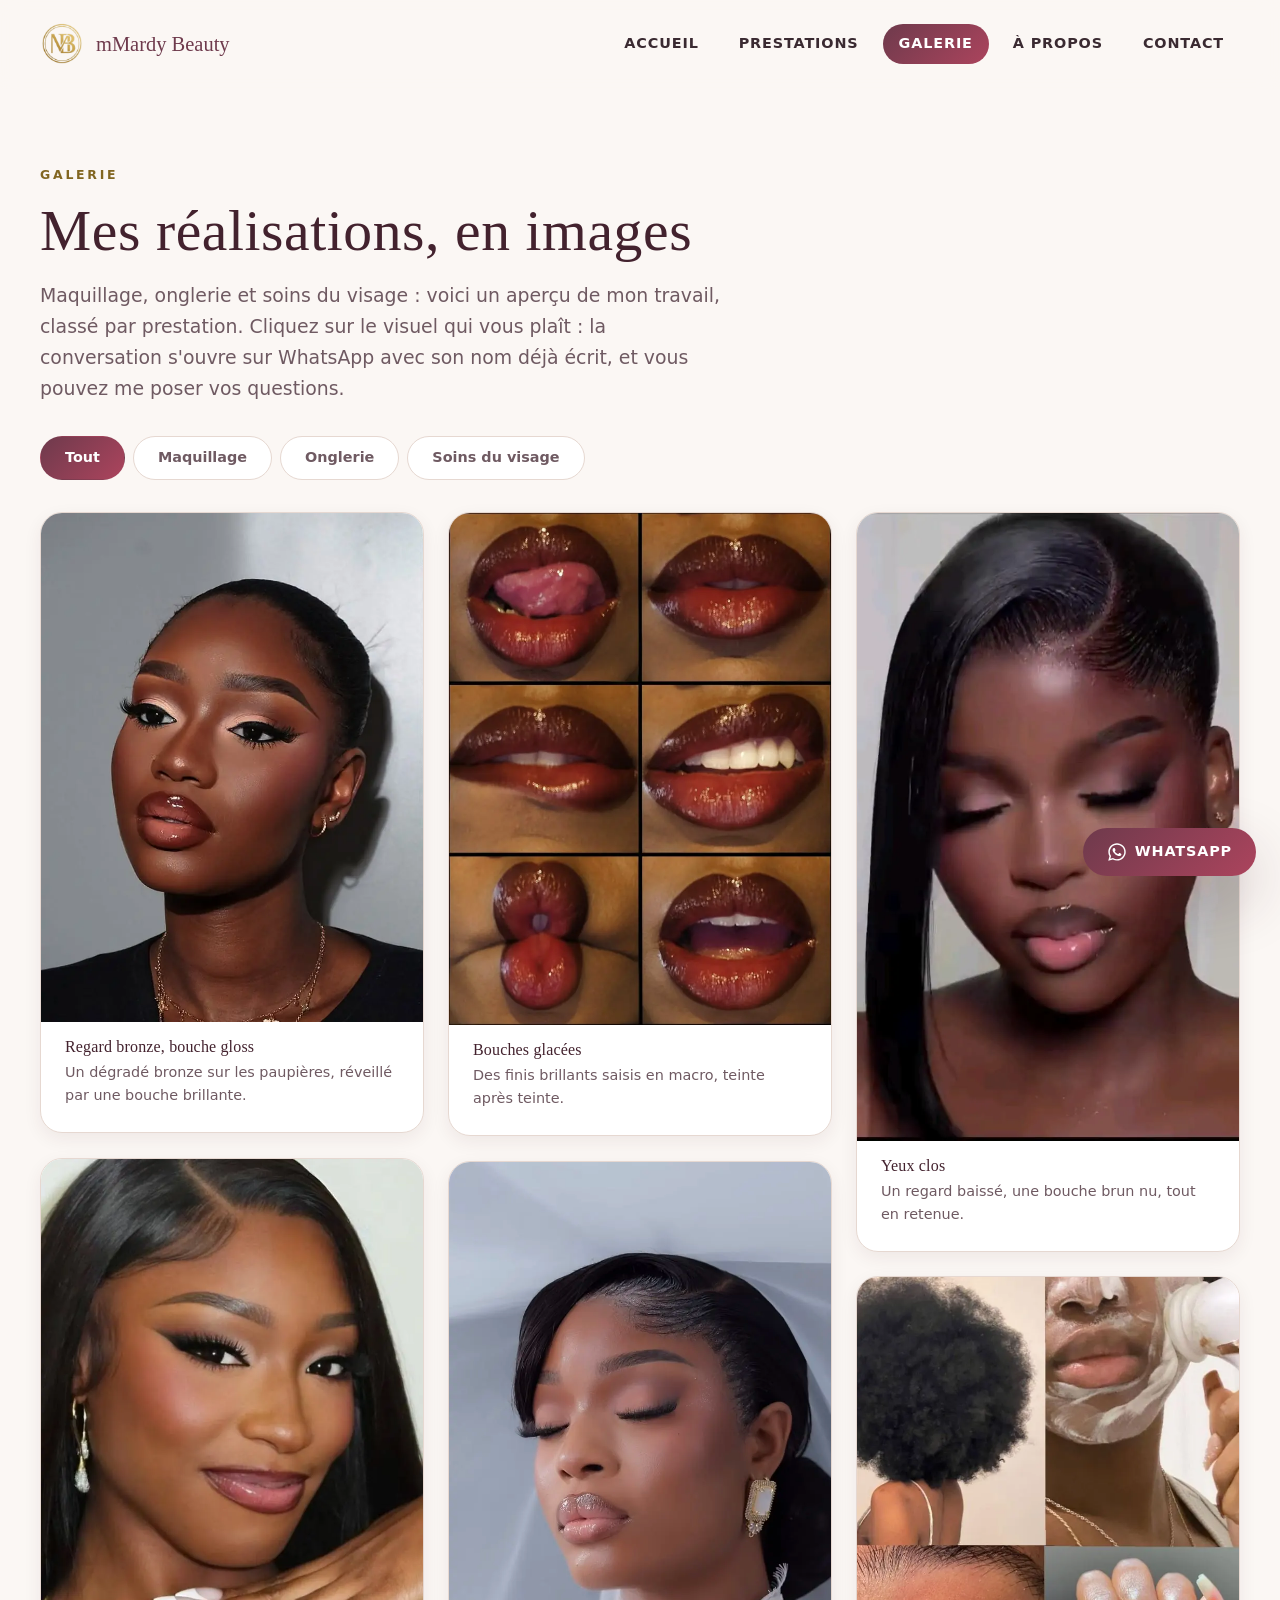
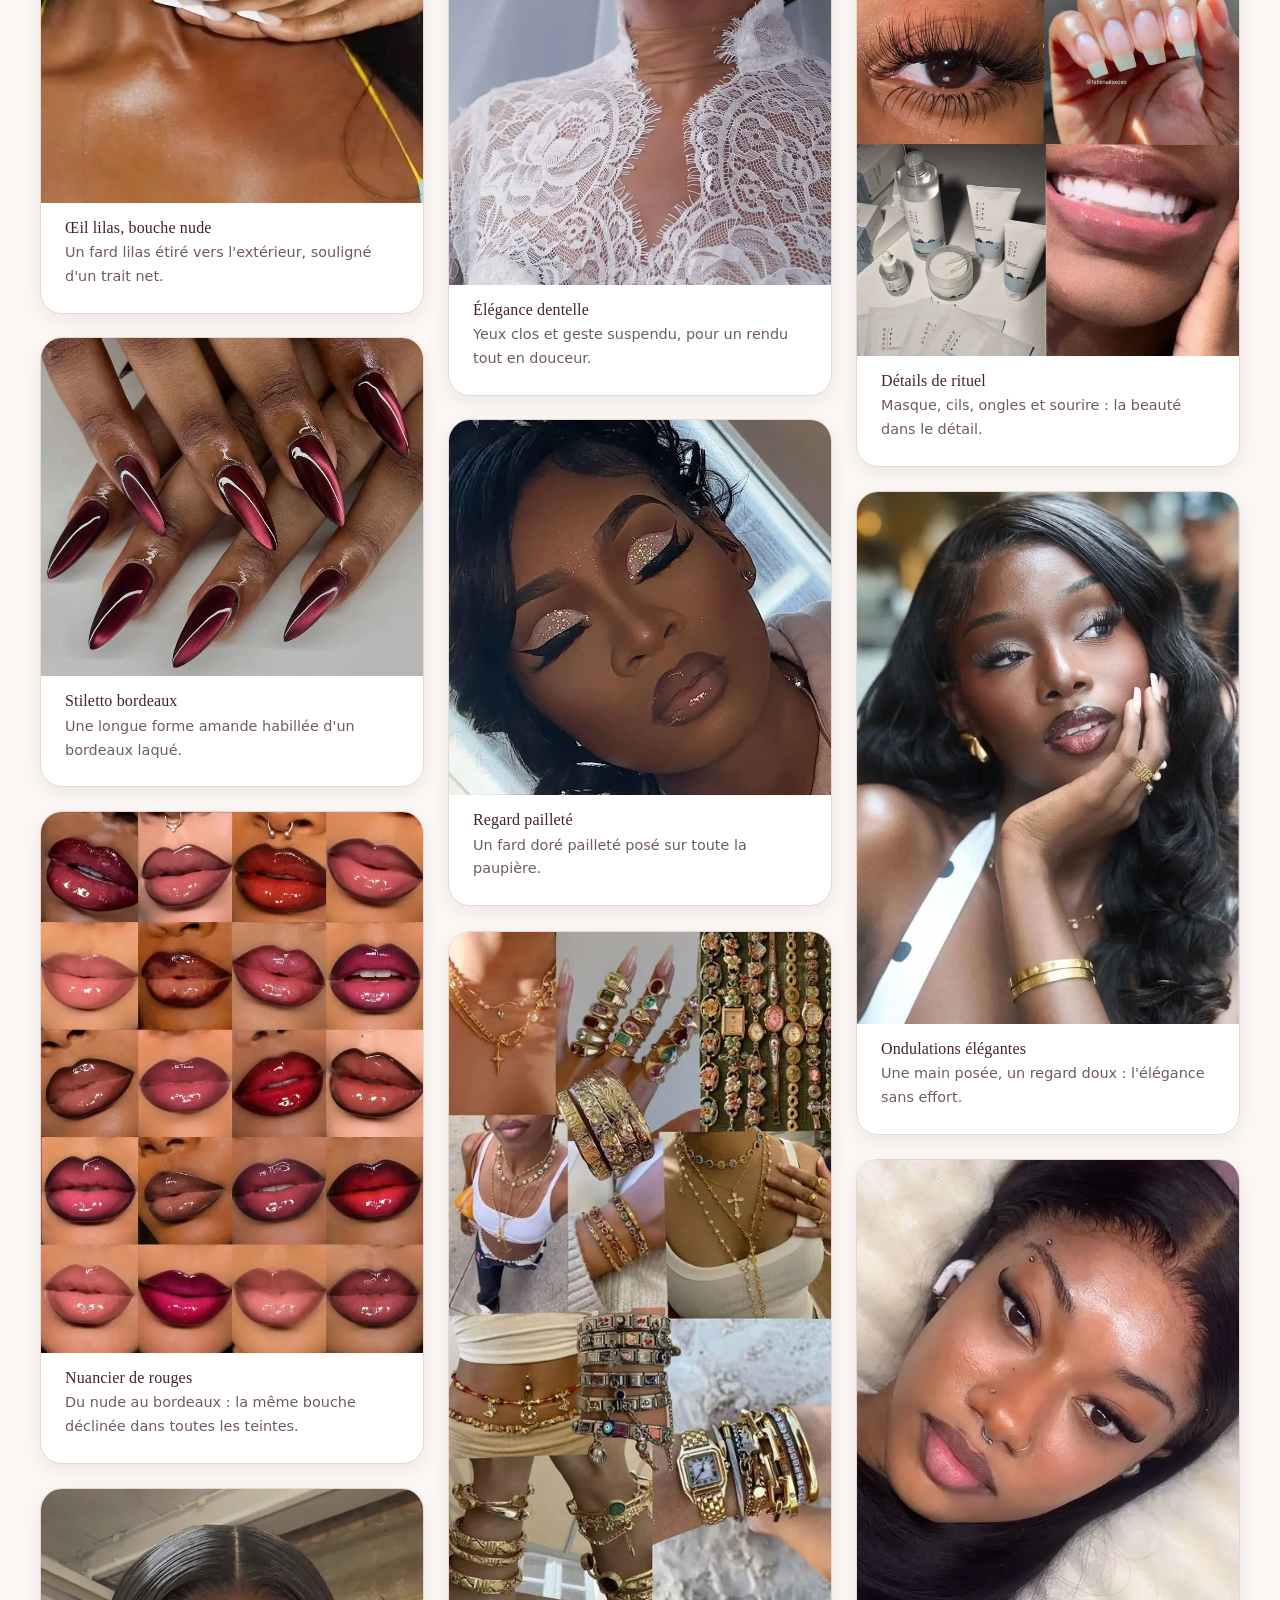
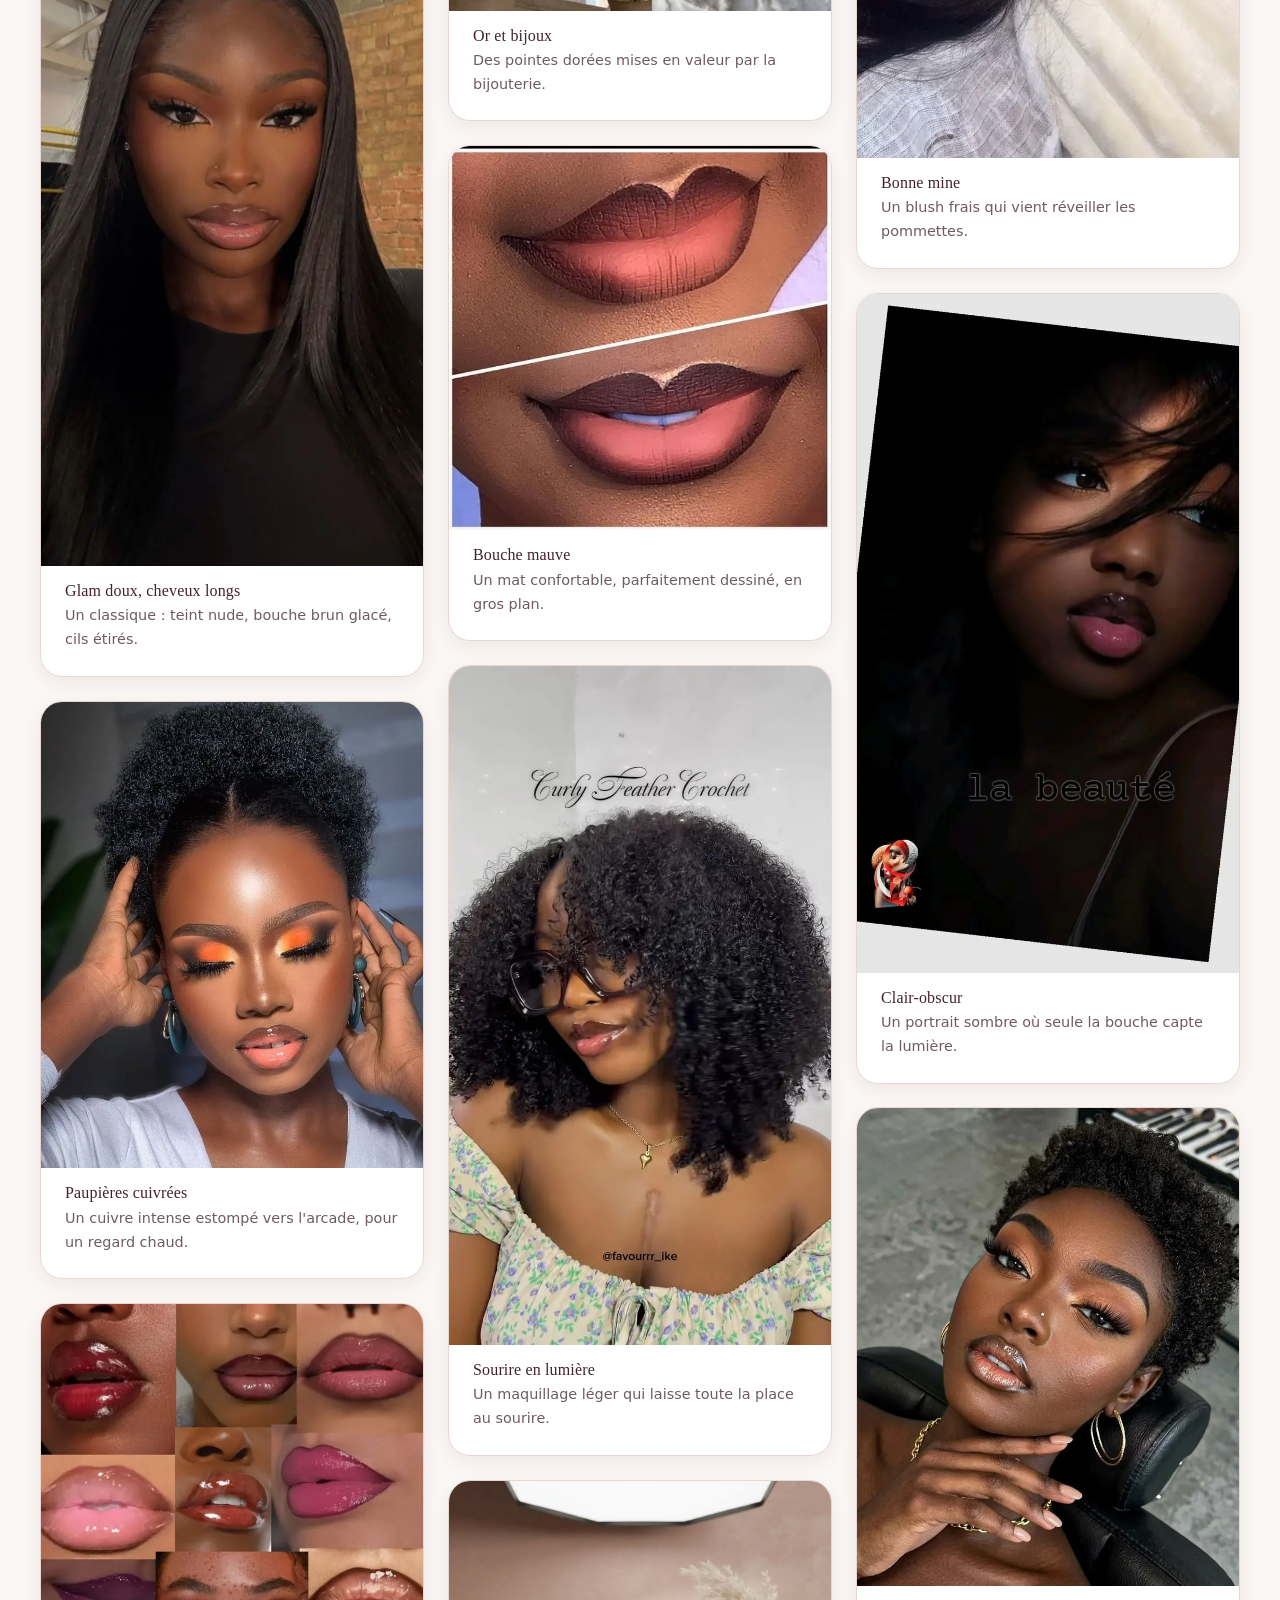
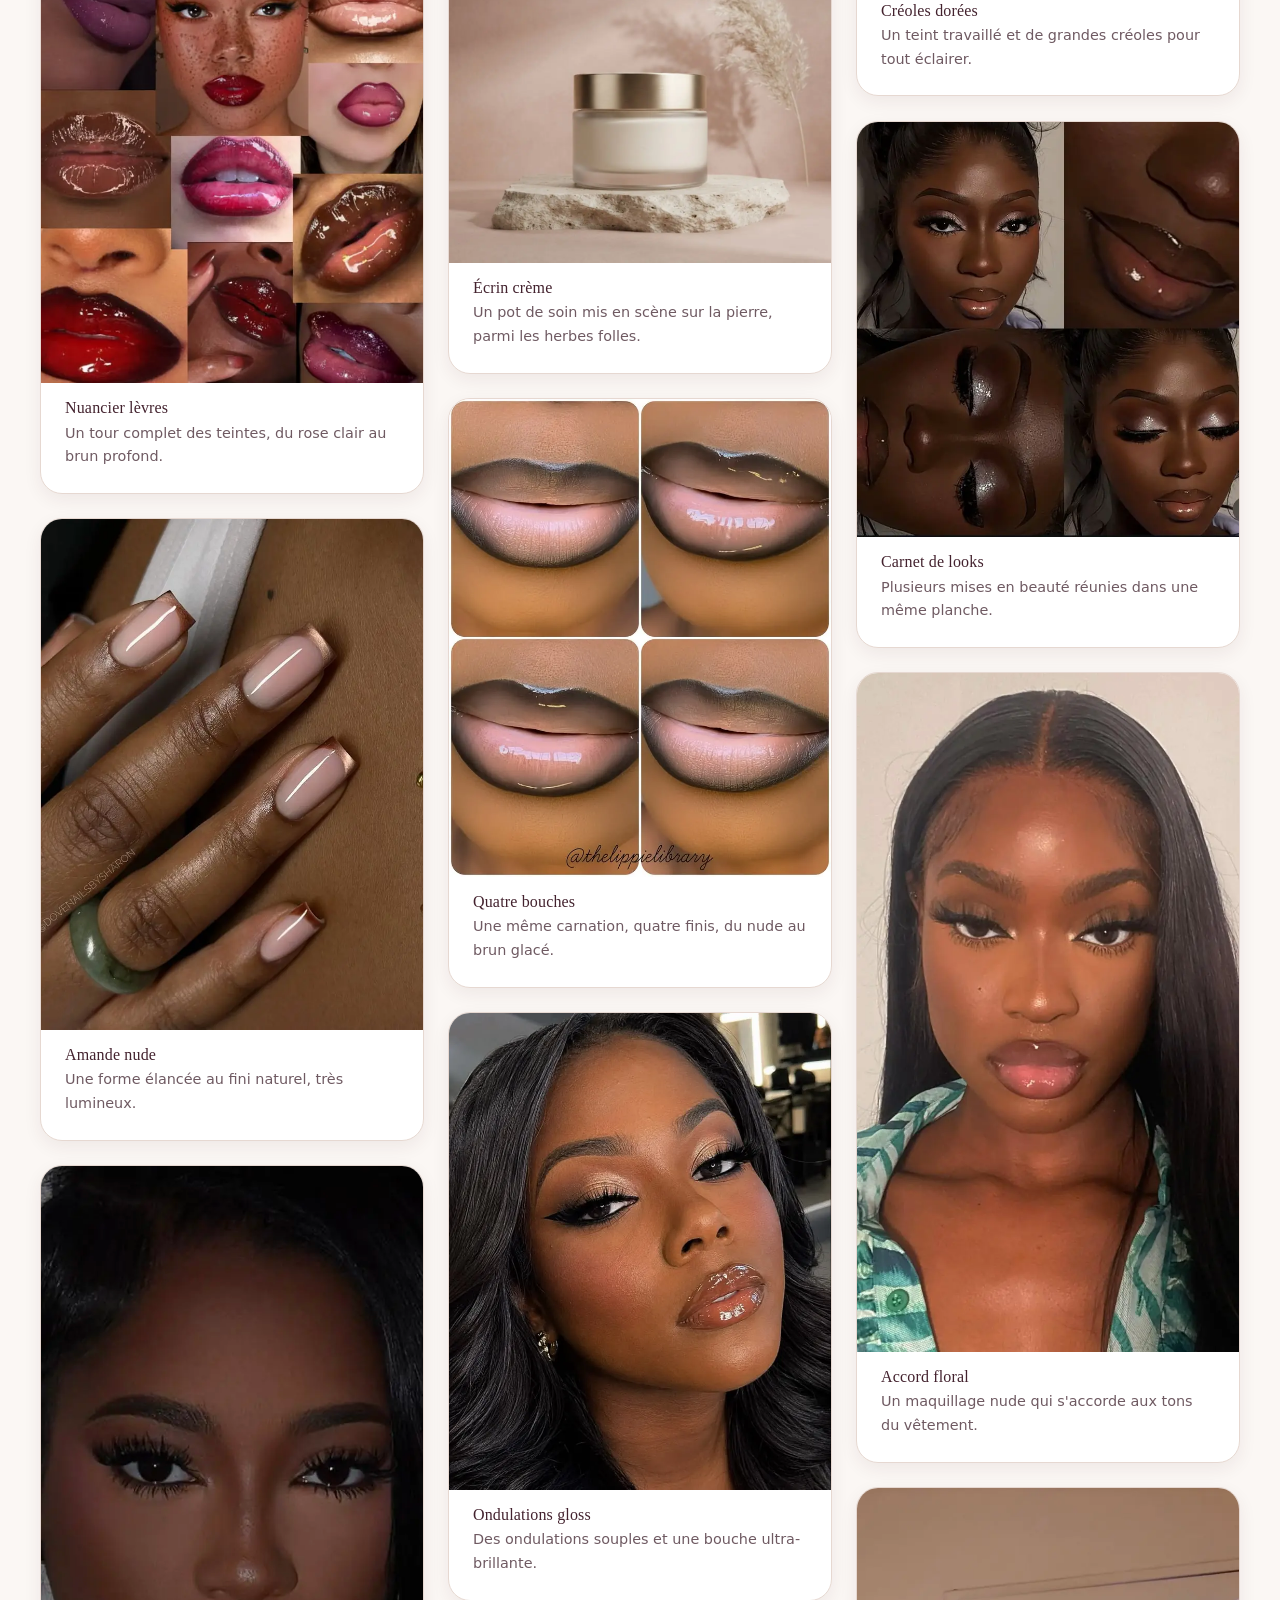
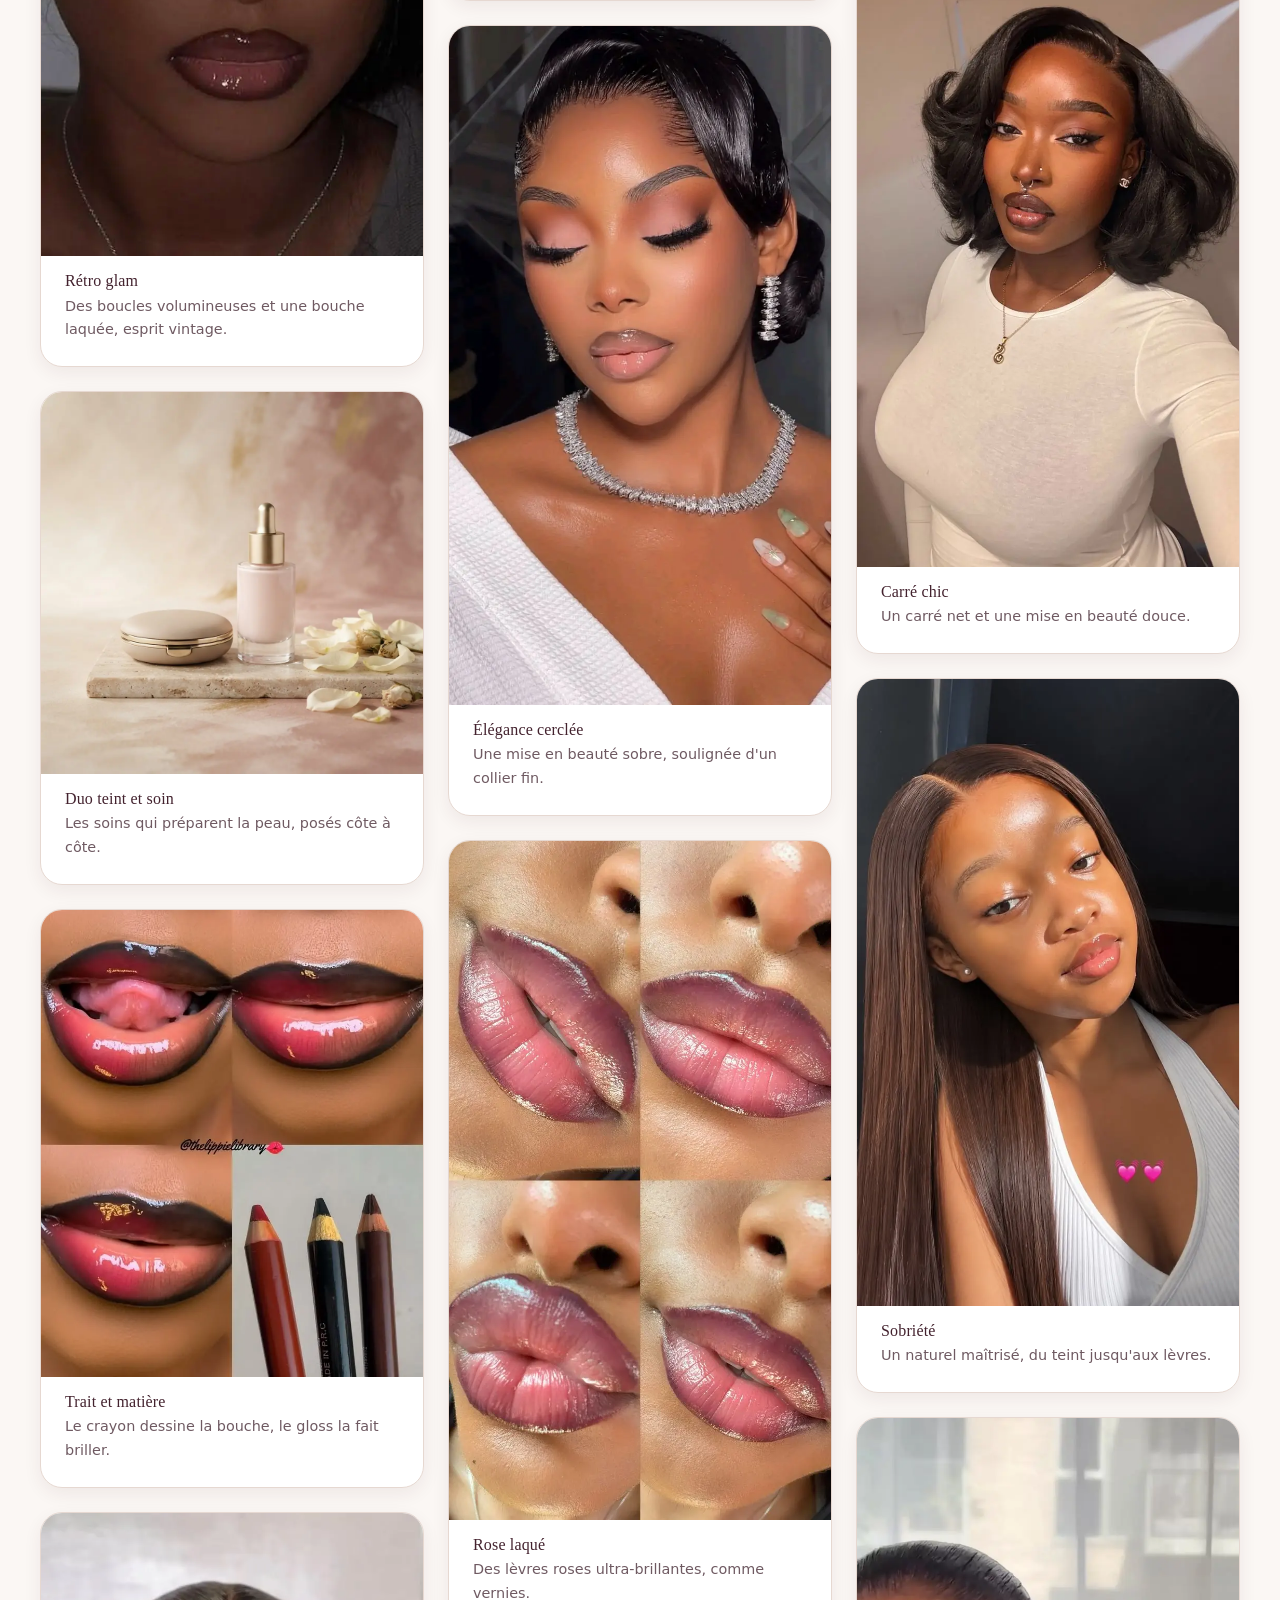
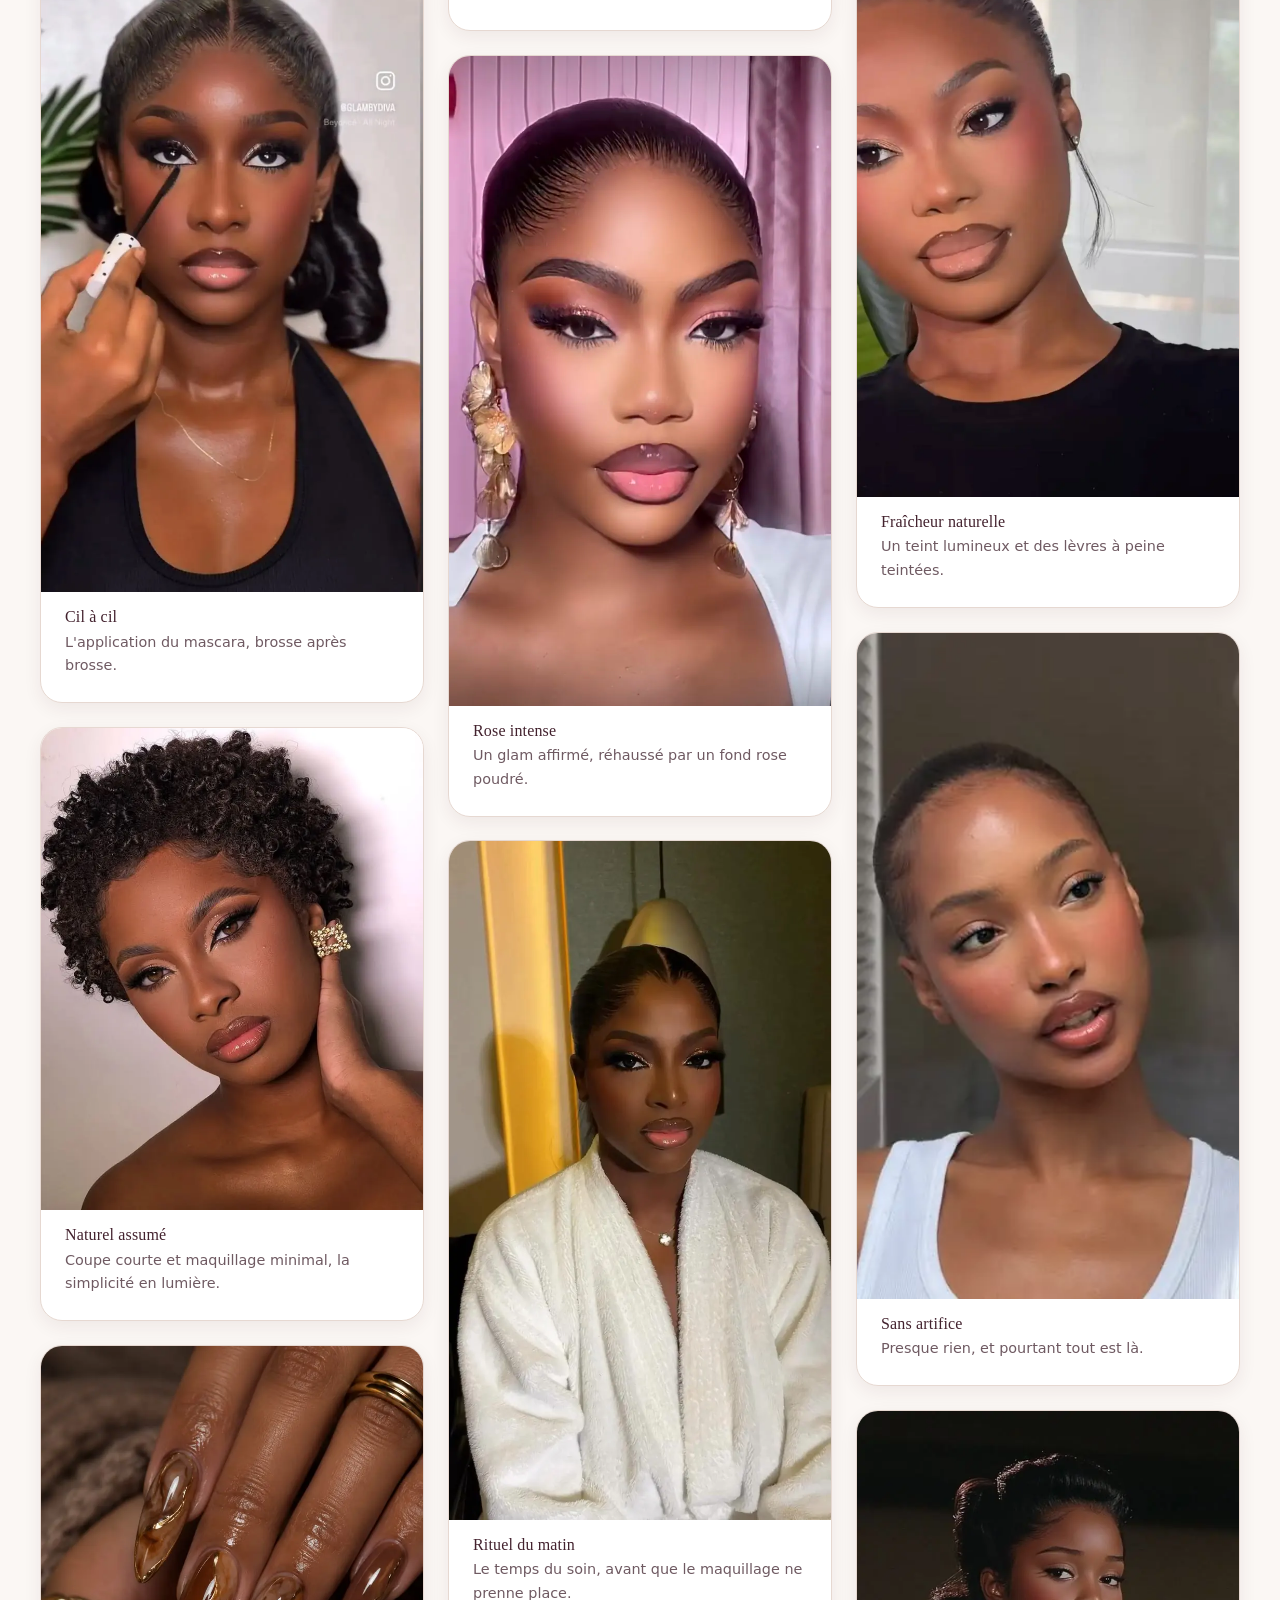
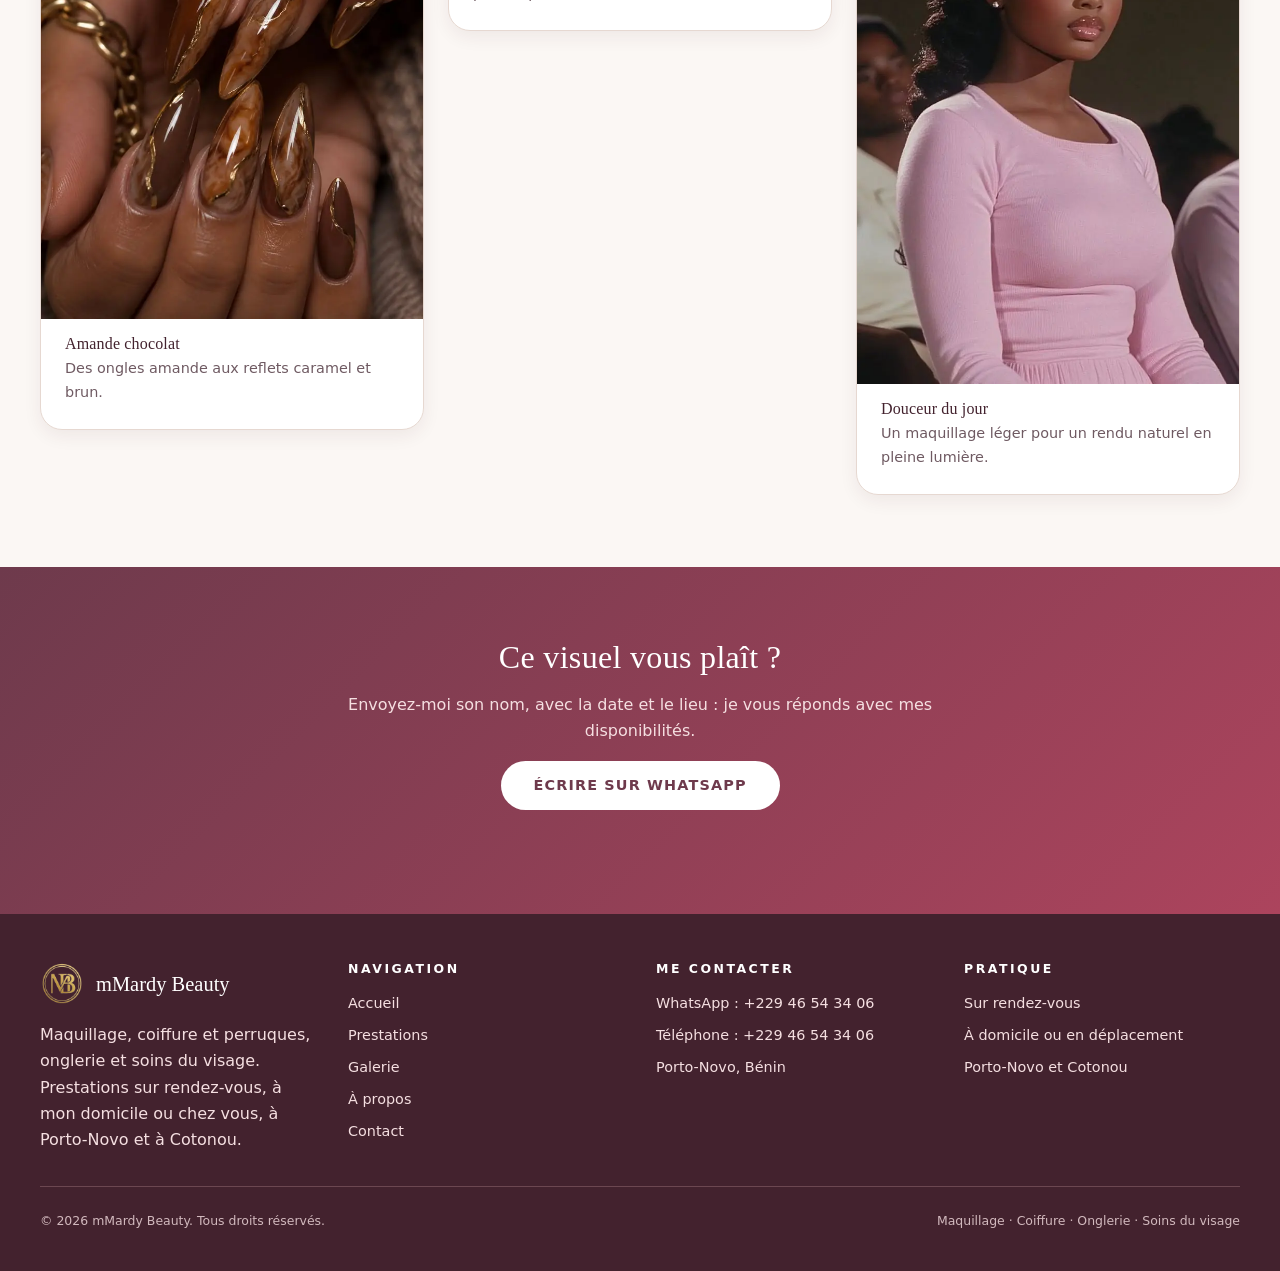
<file: galerie.html>
<!DOCTYPE html>
<html lang="fr">

<head>
  <meta charset="utf-8">
  <meta name="viewport" content="width=device-width, initial-scale=1">
  <title>Galerie | mMardy Beauty - maquillage, onglerie et soins du visage</title>
  <meta name="description" content="Galerie photo de mMardy Beauty à Porto-Novo : mises en beauté, onglerie et soins du visage. Filtrez les visuels par prestation, puis cliquez sur celui qui vous plaît pour en discuter sur WhatsApp.">
  <link rel="icon" href="assets/brand/favicon.png" type="image/png">
  <link rel="canonical" href="https://mardybeauty.pages.dev/galerie">
  <meta property="og:type" content="website">
  <meta property="og:site_name" content="mMardy Beauty">
  <meta property="og:url" content="https://mardybeauty.pages.dev/galerie">
  <meta property="og:title" content="Galerie | mMardy Beauty">
  <meta property="og:description" content="Maquillage, onglerie et soins du visage : un aperçu du travail de mMardy Beauty, en images.">
  <meta property="og:image" content="https://mardybeauty.pages.dev/assets/brand/partage.jpg">
  <meta property="og:image:width" content="1200">
  <meta property="og:image:height" content="630">
  <meta property="og:image:alt" content="mMardy Beauty, maquillage et coiffure à Porto-Novo">
  <meta property="og:locale" content="fr_FR">
  <meta name="twitter:card" content="summary_large_image">
  <link rel="stylesheet" href="css/style.css">
  <link rel="stylesheet" href="css/animations.css">
  <script src="js/main.js" defer></script>
  <script src="js/galerie.js" defer></script>
</head>

<body>
  <a class="lien-evitement" href="#contenu">Aller au contenu principal</a>

  <header class="entete" id="entete">
    <div class="conteneur entete__inner">
      <a class="marque" href="index.html">
        <img class="marque__badge" src="assets/brand/badge.png" alt="" width="96" height="96">
        <span class="marque__nom">mMardy Beauty</span>
      </a>

      <button class="burger" id="burger" type="button" aria-expanded="false" aria-controls="nav-principale" aria-label="Ouvrir le menu">
        <span class="burger__barre" aria-hidden="true"></span>
        <span class="burger__barre" aria-hidden="true"></span>
        <span class="burger__barre" aria-hidden="true"></span>
      </button>

      <nav class="nav" id="nav-principale" aria-label="Navigation principale">
        <ul class="nav__liste">
          <li><a class="nav__lien" href="index.html">Accueil</a></li>
          <li><a class="nav__lien" href="prestations.html">Prestations</a></li>
          <li><a class="nav__lien" href="galerie.html" aria-current="page">Galerie</a></li>
          <li><a class="nav__lien" href="a-propos.html">À propos</a></li>
          <li><a class="nav__lien" href="contact.html">Contact</a></li>
        </ul>
      </nav>
    </div>
  </header>

  <main id="contenu">

    <section class="section" aria-labelledby="titre-galerie">
      <div class="conteneur">
        <div class="section__entete" data-reveal>
          <p class="surtitre">Galerie</p>
          <h1 id="titre-galerie">Mes réalisations, en images</h1>
          <p class="texte-intro">
            Maquillage, onglerie et soins du visage : voici un aperçu de mon travail,
            classé par prestation. Cliquez sur le visuel qui vous plaît : la conversation
            s'ouvre sur WhatsApp avec son nom déjà écrit, et vous pouvez me poser vos
            questions.
          </p>
        </div>

        <div class="filtres" role="group" aria-label="Filtrer les visuels par catégorie">
          <button class="filtre" type="button" data-filtre="tout" aria-pressed="true">Tout</button>
          <button class="filtre" type="button" data-filtre="maquillage" aria-pressed="false">Maquillage</button>
          <button class="filtre" type="button" data-filtre="onglerie" aria-pressed="false">Onglerie</button>
          <button class="filtre" type="button" data-filtre="soins" aria-pressed="false">Soins du visage</button>
        </div>

        <p class="lecture-seule" id="compteur-galerie" role="status" aria-live="polite">40 visuels affichés</p>

        <div class="galerie-mosaique">
          <figure class="carte-galerie" data-categorie="maquillage" data-reveal>
            <a class="carte-galerie__bouton" href="https://wa.me/22946543406?text=Bonjour%20mMardy%20Beauty%2C%20je%20souhaite%20des%20informations%20sur%20ce%20visuel%20%3A%20Regard%20bronze%2C%20bouche%20gloss." target="_blank" rel="noopener" aria-label="Demander ce look sur WhatsApp : Regard bronze, bouche gloss"><picture>
                <source type="image/webp" srcset="assets/images/galerie/galerie-01.webp">
                <img src="assets/images/galerie/galerie-01.jpg" alt="Portrait rapproché d'une femme au maquillage bronze et aux lèvres brillantes" width="720" height="960" loading="lazy" decoding="async">
              </picture>
              <span class="carte-galerie__voile" aria-hidden="true">Demander ce look</span></a>
            <figcaption class="carte-galerie__legende">
              <h2>Regard bronze, bouche gloss</h2>
              <p>Un dégradé bronze sur les paupières, réveillé par une bouche brillante.</p>
            </figcaption>
          </figure>

          <figure class="carte-galerie" data-categorie="maquillage" data-reveal>
            <a class="carte-galerie__bouton" href="https://wa.me/22946543406?text=Bonjour%20mMardy%20Beauty%2C%20je%20souhaite%20des%20informations%20sur%20ce%20visuel%20%3A%20%C5%92il%20lilas%2C%20bouche%20nude." target="_blank" rel="noopener" aria-label="Demander ce look sur WhatsApp : Œil lilas, bouche nude"><picture>
                <source type="image/webp" srcset="assets/images/galerie/galerie-02.webp">
                <img src="assets/images/galerie/galerie-02.jpg" alt="Portrait d'une femme au fard à paupières lilas et aux lèvres nude" width="736" height="1240" loading="lazy" decoding="async">
              </picture>
              <span class="carte-galerie__voile" aria-hidden="true">Demander ce look</span></a>
            <figcaption class="carte-galerie__legende">
              <h2>Œil lilas, bouche nude</h2>
              <p>Un fard lilas étiré vers l'extérieur, souligné d'un trait net.</p>
            </figcaption>
          </figure>

          <figure class="carte-galerie" data-categorie="onglerie" data-reveal>
            <a class="carte-galerie__bouton" href="https://wa.me/22946543406?text=Bonjour%20mMardy%20Beauty%2C%20je%20souhaite%20des%20informations%20sur%20ce%20visuel%20%3A%20Stiletto%20bordeaux." target="_blank" rel="noopener" aria-label="Demander ce look sur WhatsApp : Stiletto bordeaux"><picture>
                <source type="image/webp" srcset="assets/images/galerie/galerie-05.webp">
                <img src="assets/images/galerie/galerie-05.jpg" alt="Ongles longs et pointus laqués de bordeaux brillant" width="736" height="652" loading="lazy" decoding="async">
              </picture>
              <span class="carte-galerie__voile" aria-hidden="true">Demander ce look</span></a>
            <figcaption class="carte-galerie__legende">
              <h2>Stiletto bordeaux</h2>
              <p>Une longue forme amande habillée d'un bordeaux laqué.</p>
            </figcaption>
          </figure>

          <figure class="carte-galerie" data-categorie="maquillage" data-reveal>
            <a class="carte-galerie__bouton" href="https://wa.me/22946543406?text=Bonjour%20mMardy%20Beauty%2C%20je%20souhaite%20des%20informations%20sur%20ce%20visuel%20%3A%20Nuancier%20de%20rouges." target="_blank" rel="noopener" aria-label="Demander ce look sur WhatsApp : Nuancier de rouges"><picture>
                <source type="image/webp" srcset="assets/images/galerie/galerie-07.webp">
                <img src="assets/images/galerie/galerie-07.jpg" alt="Planche de multiples teintes de rouge à lèvres portées sur les lèvres" width="735" height="1041" loading="lazy" decoding="async">
              </picture>
              <span class="carte-galerie__voile" aria-hidden="true">Demander ce look</span></a>
            <figcaption class="carte-galerie__legende">
              <h2>Nuancier de rouges</h2>
              <p>Du nude au bordeaux : la même bouche déclinée dans toutes les teintes.</p>
            </figcaption>
          </figure>

          <figure class="carte-galerie" data-categorie="maquillage" data-reveal>
            <a class="carte-galerie__bouton" href="https://wa.me/22946543406?text=Bonjour%20mMardy%20Beauty%2C%20je%20souhaite%20des%20informations%20sur%20ce%20visuel%20%3A%20Glam%20doux%2C%20cheveux%20longs." target="_blank" rel="noopener" aria-label="Demander ce look sur WhatsApp : Glam doux, cheveux longs"><picture>
                <source type="image/webp" srcset="assets/images/galerie/galerie-10.webp">
                <img src="assets/images/galerie/galerie-10.jpg" alt="Portrait d'une femme aux longs cheveux raides et au maquillage nude" width="735" height="1302" loading="lazy" decoding="async">
              </picture>
              <span class="carte-galerie__voile" aria-hidden="true">Demander ce look</span></a>
            <figcaption class="carte-galerie__legende">
              <h2>Glam doux, cheveux longs</h2>
              <p>Un classique : teint nude, bouche brun glacé, cils étirés.</p>
            </figcaption>
          </figure>

          <figure class="carte-galerie" data-categorie="maquillage" data-reveal>
            <a class="carte-galerie__bouton" href="https://wa.me/22946543406?text=Bonjour%20mMardy%20Beauty%2C%20je%20souhaite%20des%20informations%20sur%20ce%20visuel%20%3A%20Paupi%C3%A8res%20cuivr%C3%A9es." target="_blank" rel="noopener" aria-label="Demander ce look sur WhatsApp : Paupières cuivrées"><picture>
                <source type="image/webp" srcset="assets/images/galerie/galerie-09.webp">
                <img src="assets/images/galerie/galerie-09.jpg" alt="Portrait d'une femme aux paupières cuivrées et aux cheveux afro" width="720" height="879" loading="lazy" decoding="async">
              </picture>
              <span class="carte-galerie__voile" aria-hidden="true">Demander ce look</span></a>
            <figcaption class="carte-galerie__legende">
              <h2>Paupières cuivrées</h2>
              <p>Un cuivre intense estompé vers l'arcade, pour un regard chaud.</p>
            </figcaption>
          </figure>

          <figure class="carte-galerie" data-categorie="maquillage" data-reveal>
            <a class="carte-galerie__bouton" href="https://wa.me/22946543406?text=Bonjour%20mMardy%20Beauty%2C%20je%20souhaite%20des%20informations%20sur%20ce%20visuel%20%3A%20Nuancier%20l%C3%A8vres." target="_blank" rel="noopener" aria-label="Demander ce look sur WhatsApp : Nuancier lèvres"><picture>
                <source type="image/webp" srcset="assets/images/galerie/galerie-17.webp">
                <img src="assets/images/galerie/galerie-17.jpg" alt="Planche de gros plans de lèvres dans des teintes variées" width="675" height="1200" loading="lazy" decoding="async">
              </picture>
              <span class="carte-galerie__voile" aria-hidden="true">Demander ce look</span></a>
            <figcaption class="carte-galerie__legende">
              <h2>Nuancier lèvres</h2>
              <p>Un tour complet des teintes, du rose clair au brun profond.</p>
            </figcaption>
          </figure>

          <figure class="carte-galerie" data-categorie="onglerie" data-reveal>
            <a class="carte-galerie__bouton" href="https://wa.me/22946543406?text=Bonjour%20mMardy%20Beauty%2C%20je%20souhaite%20des%20informations%20sur%20ce%20visuel%20%3A%20Amande%20nude." target="_blank" rel="noopener" aria-label="Demander ce look sur WhatsApp : Amande nude"><picture>
                <source type="image/webp" srcset="assets/images/galerie/galerie-08.webp">
                <img src="assets/images/galerie/galerie-08.jpg" alt="Main aux longs ongles en amande d'une teinte nude brillante" width="736" height="984" loading="lazy" decoding="async">
              </picture>
              <span class="carte-galerie__voile" aria-hidden="true">Demander ce look</span></a>
            <figcaption class="carte-galerie__legende">
              <h2>Amande nude</h2>
              <p>Une forme élancée au fini naturel, très lumineux.</p>
            </figcaption>
          </figure>

          <figure class="carte-galerie" data-categorie="maquillage" data-reveal>
            <a class="carte-galerie__bouton" href="https://wa.me/22946543406?text=Bonjour%20mMardy%20Beauty%2C%20je%20souhaite%20des%20informations%20sur%20ce%20visuel%20%3A%20R%C3%A9tro%20glam." target="_blank" rel="noopener" aria-label="Demander ce look sur WhatsApp : Rétro glam"><picture>
                <source type="image/webp" srcset="assets/images/galerie/galerie-11.webp">
                <img src="assets/images/galerie/galerie-11.jpg" alt="Portrait d'une femme aux boucles volumineuses et aux lèvres brillantes" width="580" height="1048" loading="lazy" decoding="async">
              </picture>
              <span class="carte-galerie__voile" aria-hidden="true">Demander ce look</span></a>
            <figcaption class="carte-galerie__legende">
              <h2>Rétro glam</h2>
              <p>Des boucles volumineuses et une bouche laquée, esprit vintage.</p>
            </figcaption>
          </figure>

          <figure class="carte-galerie" data-categorie="soins" data-reveal>
            <a class="carte-galerie__bouton" href="https://wa.me/22946543406?text=Bonjour%20mMardy%20Beauty%2C%20je%20souhaite%20des%20informations%20sur%20ce%20visuel%20%3A%20Duo%20teint%20et%20soin." target="_blank" rel="noopener" aria-label="Demander ce look sur WhatsApp : Duo teint et soin"><picture>
                <source type="image/webp" srcset="assets/images/galerie/galerie-22.webp">
                <img src="assets/images/galerie/galerie-22.jpg" alt="Nature morte d'un flacon de fond de teint et d'une poudre compacte sur fond rose" width="1024" height="1024" loading="lazy" decoding="async">
              </picture>
              <span class="carte-galerie__voile" aria-hidden="true">Demander ce look</span></a>
            <figcaption class="carte-galerie__legende">
              <h2>Duo teint et soin</h2>
              <p>Les soins qui préparent la peau, posés côte à côte.</p>
            </figcaption>
          </figure>

          <figure class="carte-galerie" data-categorie="maquillage" data-reveal>
            <a class="carte-galerie__bouton" href="https://wa.me/22946543406?text=Bonjour%20mMardy%20Beauty%2C%20je%20souhaite%20des%20informations%20sur%20ce%20visuel%20%3A%20Trait%20et%20mati%C3%A8re." target="_blank" rel="noopener" aria-label="Demander ce look sur WhatsApp : Trait et matière"><picture>
                <source type="image/webp" srcset="assets/images/galerie/galerie-32.webp">
                <img src="assets/images/galerie/galerie-32.jpg" alt="Planche montrant une bouche maquillée et des crayons à lèvres" width="720" height="880" loading="lazy" decoding="async">
              </picture>
              <span class="carte-galerie__voile" aria-hidden="true">Demander ce look</span></a>
            <figcaption class="carte-galerie__legende">
              <h2>Trait et matière</h2>
              <p>Le crayon dessine la bouche, le gloss la fait briller.</p>
            </figcaption>
          </figure>

          <figure class="carte-galerie" data-categorie="maquillage" data-reveal>
            <a class="carte-galerie__bouton" href="https://wa.me/22946543406?text=Bonjour%20mMardy%20Beauty%2C%20je%20souhaite%20des%20informations%20sur%20ce%20visuel%20%3A%20Cil%20%C3%A0%20cil." target="_blank" rel="noopener" aria-label="Demander ce look sur WhatsApp : Cil à cil"><picture>
                <source type="image/webp" srcset="assets/images/galerie/galerie-30.webp">
                <img src="assets/images/galerie/galerie-30.jpg" alt="Femme appliquant son mascara avec la brosse" width="720" height="1280" loading="lazy" decoding="async">
              </picture>
              <span class="carte-galerie__voile" aria-hidden="true">Demander ce look</span></a>
            <figcaption class="carte-galerie__legende">
              <h2>Cil à cil</h2>
              <p>L'application du mascara, brosse après brosse.</p>
            </figcaption>
          </figure>

          <figure class="carte-galerie" data-categorie="maquillage" data-reveal>
            <a class="carte-galerie__bouton" href="https://wa.me/22946543406?text=Bonjour%20mMardy%20Beauty%2C%20je%20souhaite%20des%20informations%20sur%20ce%20visuel%20%3A%20Naturel%20assum%C3%A9." target="_blank" rel="noopener" aria-label="Demander ce look sur WhatsApp : Naturel assumé"><picture>
                <source type="image/webp" srcset="assets/images/galerie/galerie-12.webp">
                <img src="assets/images/galerie/galerie-12.jpg" alt="Portrait d'une femme aux cheveux naturels courts au maquillage léger" width="735" height="928" loading="lazy" decoding="async">
              </picture>
              <span class="carte-galerie__voile" aria-hidden="true">Demander ce look</span></a>
            <figcaption class="carte-galerie__legende">
              <h2>Naturel assumé</h2>
              <p>Coupe courte et maquillage minimal, la simplicité en lumière.</p>
            </figcaption>
          </figure>

          <figure class="carte-galerie" data-categorie="onglerie" data-reveal>
            <a class="carte-galerie__bouton" href="https://wa.me/22946543406?text=Bonjour%20mMardy%20Beauty%2C%20je%20souhaite%20des%20informations%20sur%20ce%20visuel%20%3A%20Amande%20chocolat." target="_blank" rel="noopener" aria-label="Demander ce look sur WhatsApp : Amande chocolat"><picture>
                <source type="image/webp" srcset="assets/images/galerie/galerie-36.webp">
                <img src="assets/images/galerie/galerie-36.jpg" alt="Main aux longs ongles amande bruns portant des bagues dorées" width="736" height="1104" loading="lazy" decoding="async">
              </picture>
              <span class="carte-galerie__voile" aria-hidden="true">Demander ce look</span></a>
            <figcaption class="carte-galerie__legende">
              <h2>Amande chocolat</h2>
              <p>Des ongles amande aux reflets caramel et brun.</p>
            </figcaption>
          </figure>

          <figure class="carte-galerie" data-categorie="maquillage" data-reveal>
            <a class="carte-galerie__bouton" href="https://wa.me/22946543406?text=Bonjour%20mMardy%20Beauty%2C%20je%20souhaite%20des%20informations%20sur%20ce%20visuel%20%3A%20Bouches%20glac%C3%A9es." target="_blank" rel="noopener" aria-label="Demander ce look sur WhatsApp : Bouches glacées"><picture>
                <source type="image/webp" srcset="assets/images/galerie/galerie-27.webp">
                <img src="assets/images/galerie/galerie-27.jpg" alt="Planche de gros plans de lèvres aux finis brillants bruns" width="736" height="987" loading="lazy" decoding="async">
              </picture>
              <span class="carte-galerie__voile" aria-hidden="true">Demander ce look</span></a>
            <figcaption class="carte-galerie__legende">
              <h2>Bouches glacées</h2>
              <p>Des finis brillants saisis en macro, teinte après teinte.</p>
            </figcaption>
          </figure>

          <figure class="carte-galerie" data-categorie="maquillage" data-reveal>
            <a class="carte-galerie__bouton" href="https://wa.me/22946543406?text=Bonjour%20mMardy%20Beauty%2C%20je%20souhaite%20des%20informations%20sur%20ce%20visuel%20%3A%20%C3%89l%C3%A9gance%20dentelle." target="_blank" rel="noopener" aria-label="Demander ce look sur WhatsApp : Élégance dentelle"><picture>
                <source type="image/webp" srcset="assets/images/galerie/galerie-19.webp">
                <img src="assets/images/galerie/galerie-19.jpg" alt="Portrait d'une femme en haut de dentelle, les yeux fermés" width="736" height="1393" loading="lazy" decoding="async">
              </picture>
              <span class="carte-galerie__voile" aria-hidden="true">Demander ce look</span></a>
            <figcaption class="carte-galerie__legende">
              <h2>Élégance dentelle</h2>
              <p>Yeux clos et geste suspendu, pour un rendu tout en douceur.</p>
            </figcaption>
          </figure>

          <figure class="carte-galerie" data-categorie="maquillage" data-reveal>
            <a class="carte-galerie__bouton" href="https://wa.me/22946543406?text=Bonjour%20mMardy%20Beauty%2C%20je%20souhaite%20des%20informations%20sur%20ce%20visuel%20%3A%20Regard%20paillet%C3%A9." target="_blank" rel="noopener" aria-label="Demander ce look sur WhatsApp : Regard pailleté"><picture>
                <source type="image/webp" srcset="assets/images/galerie/galerie-41.webp">
                <img src="assets/images/galerie/galerie-41.jpg" alt="Portrait d'une femme au fard à paupières doré pailleté" width="735" height="722" loading="lazy" decoding="async">
              </picture>
              <span class="carte-galerie__voile" aria-hidden="true">Demander ce look</span></a>
            <figcaption class="carte-galerie__legende">
              <h2>Regard pailleté</h2>
              <p>Un fard doré pailleté posé sur toute la paupière.</p>
            </figcaption>
          </figure>

          <figure class="carte-galerie" data-categorie="onglerie" data-reveal>
            <a class="carte-galerie__bouton" href="https://wa.me/22946543406?text=Bonjour%20mMardy%20Beauty%2C%20je%20souhaite%20des%20informations%20sur%20ce%20visuel%20%3A%20Or%20et%20bijoux." target="_blank" rel="noopener" aria-label="Demander ce look sur WhatsApp : Or et bijoux"><picture>
                <source type="image/webp" srcset="assets/images/galerie/galerie-20.webp">
                <img src="assets/images/galerie/galerie-20.jpg" alt="Planche de mains manicurées portant des bijoux dorés" width="474" height="842" loading="lazy" decoding="async">
              </picture>
              <span class="carte-galerie__voile" aria-hidden="true">Demander ce look</span></a>
            <figcaption class="carte-galerie__legende">
              <h2>Or et bijoux</h2>
              <p>Des pointes dorées mises en valeur par la bijouterie.</p>
            </figcaption>
          </figure>

          <figure class="carte-galerie" data-categorie="maquillage" data-reveal>
            <a class="carte-galerie__bouton" href="https://wa.me/22946543406?text=Bonjour%20mMardy%20Beauty%2C%20je%20souhaite%20des%20informations%20sur%20ce%20visuel%20%3A%20Bouche%20mauve." target="_blank" rel="noopener" aria-label="Demander ce look sur WhatsApp : Bouche mauve"><picture>
                <source type="image/webp" srcset="assets/images/galerie/galerie-35.webp">
                <img src="assets/images/galerie/galerie-35.jpg" alt="Gros plan sur une bouche maquillée d'un rouge à lèvres mat mauve" width="636" height="640" loading="lazy" decoding="async">
              </picture>
              <span class="carte-galerie__voile" aria-hidden="true">Demander ce look</span></a>
            <figcaption class="carte-galerie__legende">
              <h2>Bouche mauve</h2>
              <p>Un mat confortable, parfaitement dessiné, en gros plan.</p>
            </figcaption>
          </figure>

          <figure class="carte-galerie" data-categorie="maquillage" data-reveal>
            <a class="carte-galerie__bouton" href="https://wa.me/22946543406?text=Bonjour%20mMardy%20Beauty%2C%20je%20souhaite%20des%20informations%20sur%20ce%20visuel%20%3A%20Sourire%20en%20lumi%C3%A8re." target="_blank" rel="noopener" aria-label="Demander ce look sur WhatsApp : Sourire en lumière"><picture>
                <source type="image/webp" srcset="assets/images/galerie/galerie-23.webp">
                <img src="assets/images/galerie/galerie-23.jpg" alt="Portrait d'une femme souriante portant des lunettes et un haut à fleurs" width="736" height="1308" loading="lazy" decoding="async">
              </picture>
              <span class="carte-galerie__voile" aria-hidden="true">Demander ce look</span></a>
            <figcaption class="carte-galerie__legende">
              <h2>Sourire en lumière</h2>
              <p>Un maquillage léger qui laisse toute la place au sourire.</p>
            </figcaption>
          </figure>

          <figure class="carte-galerie" data-categorie="soins" data-reveal>
            <a class="carte-galerie__bouton" href="https://wa.me/22946543406?text=Bonjour%20mMardy%20Beauty%2C%20je%20souhaite%20des%20informations%20sur%20ce%20visuel%20%3A%20%C3%89crin%20cr%C3%A8me." target="_blank" rel="noopener" aria-label="Demander ce look sur WhatsApp : Écrin crème"><picture>
                <source type="image/webp" srcset="assets/images/galerie/galerie-24.webp">
                <img src="assets/images/galerie/galerie-24.jpg" alt="Nature morte d'un pot de crème cosmétique sur fond rose poudré" width="1024" height="1024" loading="lazy" decoding="async">
              </picture>
              <span class="carte-galerie__voile" aria-hidden="true">Demander ce look</span></a>
            <figcaption class="carte-galerie__legende">
              <h2>Écrin crème</h2>
              <p>Un pot de soin mis en scène sur la pierre, parmi les herbes folles.</p>
            </figcaption>
          </figure>

          <figure class="carte-galerie" data-categorie="maquillage" data-reveal>
            <a class="carte-galerie__bouton" href="https://wa.me/22946543406?text=Bonjour%20mMardy%20Beauty%2C%20je%20souhaite%20des%20informations%20sur%20ce%20visuel%20%3A%20Quatre%20bouches." target="_blank" rel="noopener" aria-label="Demander ce look sur WhatsApp : Quatre bouches"><picture>
                <source type="image/webp" srcset="assets/images/galerie/galerie-39.webp">
                <img src="assets/images/galerie/galerie-39.jpg" alt="Planche de quatre gros plans de bouches aux finis brillants" width="736" height="921" loading="lazy" decoding="async">
              </picture>
              <span class="carte-galerie__voile" aria-hidden="true">Demander ce look</span></a>
            <figcaption class="carte-galerie__legende">
              <h2>Quatre bouches</h2>
              <p>Une même carnation, quatre finis, du nude au brun glacé.</p>
            </figcaption>
          </figure>

          <figure class="carte-galerie" data-categorie="maquillage" data-reveal>
            <a class="carte-galerie__bouton" href="https://wa.me/22946543406?text=Bonjour%20mMardy%20Beauty%2C%20je%20souhaite%20des%20informations%20sur%20ce%20visuel%20%3A%20Ondulations%20gloss." target="_blank" rel="noopener" aria-label="Demander ce look sur WhatsApp : Ondulations gloss"><picture>
                <source type="image/webp" srcset="assets/images/galerie/galerie-15.webp">
                <img src="assets/images/galerie/galerie-15.jpg" alt="Portrait d'une femme aux cheveux ondulés et aux lèvres très brillantes" width="736" height="919" loading="lazy" decoding="async">
              </picture>
              <span class="carte-galerie__voile" aria-hidden="true">Demander ce look</span></a>
            <figcaption class="carte-galerie__legende">
              <h2>Ondulations gloss</h2>
              <p>Des ondulations souples et une bouche ultra-brillante.</p>
            </figcaption>
          </figure>

          <figure class="carte-galerie" data-categorie="maquillage" data-reveal>
            <a class="carte-galerie__bouton" href="https://wa.me/22946543406?text=Bonjour%20mMardy%20Beauty%2C%20je%20souhaite%20des%20informations%20sur%20ce%20visuel%20%3A%20%C3%89l%C3%A9gance%20cercl%C3%A9e." target="_blank" rel="noopener" aria-label="Demander ce look sur WhatsApp : Élégance cerclée"><picture>
                <source type="image/webp" srcset="assets/images/galerie/galerie-33.webp">
                <img src="assets/images/galerie/galerie-33.jpg" alt="Portrait élégant d'une femme au maquillage sobre portant un collier" width="736" height="1308" loading="lazy" decoding="async">
              </picture>
              <span class="carte-galerie__voile" aria-hidden="true">Demander ce look</span></a>
            <figcaption class="carte-galerie__legende">
              <h2>Élégance cerclée</h2>
              <p>Une mise en beauté sobre, soulignée d'un collier fin.</p>
            </figcaption>
          </figure>

          <figure class="carte-galerie" data-categorie="maquillage" data-reveal>
            <a class="carte-galerie__bouton" href="https://wa.me/22946543406?text=Bonjour%20mMardy%20Beauty%2C%20je%20souhaite%20des%20informations%20sur%20ce%20visuel%20%3A%20Rose%20laqu%C3%A9." target="_blank" rel="noopener" aria-label="Demander ce look sur WhatsApp : Rose laqué"><picture>
                <source type="image/webp" srcset="assets/images/galerie/galerie-28.webp">
                <img src="assets/images/galerie/galerie-28.jpg" alt="Planche de gros plans de lèvres roses au fini très brillant" width="736" height="1308" loading="lazy" decoding="async">
              </picture>
              <span class="carte-galerie__voile" aria-hidden="true">Demander ce look</span></a>
            <figcaption class="carte-galerie__legende">
              <h2>Rose laqué</h2>
              <p>Des lèvres roses ultra-brillantes, comme vernies.</p>
            </figcaption>
          </figure>

          <figure class="carte-galerie" data-categorie="maquillage" data-reveal>
            <a class="carte-galerie__bouton" href="https://wa.me/22946543406?text=Bonjour%20mMardy%20Beauty%2C%20je%20souhaite%20des%20informations%20sur%20ce%20visuel%20%3A%20Rose%20intense." target="_blank" rel="noopener" aria-label="Demander ce look sur WhatsApp : Rose intense"><picture>
                <source type="image/webp" srcset="assets/images/galerie/galerie-29.webp">
                <img src="assets/images/galerie/galerie-29.jpg" alt="Portrait d'une femme au maquillage glamour sur fond rose" width="736" height="1252" loading="lazy" decoding="async">
              </picture>
              <span class="carte-galerie__voile" aria-hidden="true">Demander ce look</span></a>
            <figcaption class="carte-galerie__legende">
              <h2>Rose intense</h2>
              <p>Un glam affirmé, réhaussé par un fond rose poudré.</p>
            </figcaption>
          </figure>

          <figure class="carte-galerie" data-categorie="soins" data-reveal>
            <a class="carte-galerie__bouton" href="https://wa.me/22946543406?text=Bonjour%20mMardy%20Beauty%2C%20je%20souhaite%20des%20informations%20sur%20ce%20visuel%20%3A%20Rituel%20du%20matin." target="_blank" rel="noopener" aria-label="Demander ce look sur WhatsApp : Rituel du matin"><picture>
                <source type="image/webp" srcset="assets/images/galerie/galerie-18.webp">
                <img src="assets/images/galerie/galerie-18.jpg" alt="Femme en peignoir et serre-tête devant un fond doré, lors de sa routine beauté" width="736" height="1308" loading="lazy" decoding="async">
              </picture>
              <span class="carte-galerie__voile" aria-hidden="true">Demander ce look</span></a>
            <figcaption class="carte-galerie__legende">
              <h2>Rituel du matin</h2>
              <p>Le temps du soin, avant que le maquillage ne prenne place.</p>
            </figcaption>
          </figure>

          <figure class="carte-galerie" data-categorie="maquillage" data-reveal>
            <a class="carte-galerie__bouton" href="https://wa.me/22946543406?text=Bonjour%20mMardy%20Beauty%2C%20je%20souhaite%20des%20informations%20sur%20ce%20visuel%20%3A%20Yeux%20clos." target="_blank" rel="noopener" aria-label="Demander ce look sur WhatsApp : Yeux clos"><picture>
                <source type="image/webp" srcset="assets/images/galerie/galerie-25.webp">
                <img src="assets/images/galerie/galerie-25.jpg" alt="Portrait d'une femme les yeux clos, bouche nue, cheveux raides" width="720" height="1184" loading="lazy" decoding="async">
              </picture>
              <span class="carte-galerie__voile" aria-hidden="true">Demander ce look</span></a>
            <figcaption class="carte-galerie__legende">
              <h2>Yeux clos</h2>
              <p>Un regard baissé, une bouche brun nu, tout en retenue.</p>
            </figcaption>
          </figure>

          <figure class="carte-galerie" data-categorie="soins" data-reveal>
            <a class="carte-galerie__bouton" href="https://wa.me/22946543406?text=Bonjour%20mMardy%20Beauty%2C%20je%20souhaite%20des%20informations%20sur%20ce%20visuel%20%3A%20D%C3%A9tails%20de%20rituel." target="_blank" rel="noopener" aria-label="Demander ce look sur WhatsApp : Détails de rituel"><picture>
                <source type="image/webp" srcset="assets/images/galerie/galerie-21.webp">
                <img src="assets/images/galerie/galerie-21.jpg" alt="Planche de détails : masque sur le visage, cils, ongles et sourire" width="736" height="1308" loading="lazy" decoding="async">
              </picture>
              <span class="carte-galerie__voile" aria-hidden="true">Demander ce look</span></a>
            <figcaption class="carte-galerie__legende">
              <h2>Détails de rituel</h2>
              <p>Masque, cils, ongles et sourire : la beauté dans le détail.</p>
            </figcaption>
          </figure>

          <figure class="carte-galerie" data-categorie="maquillage" data-reveal>
            <a class="carte-galerie__bouton" href="https://wa.me/22946543406?text=Bonjour%20mMardy%20Beauty%2C%20je%20souhaite%20des%20informations%20sur%20ce%20visuel%20%3A%20Ondulations%20%C3%A9l%C3%A9gantes." target="_blank" rel="noopener" aria-label="Demander ce look sur WhatsApp : Ondulations élégantes"><picture>
                <source type="image/webp" srcset="assets/images/galerie/galerie-34.webp">
                <img src="assets/images/galerie/galerie-34.jpg" alt="Portrait d'une femme aux cheveux ondulés, la main au menton" width="735" height="1023" loading="lazy" decoding="async">
              </picture>
              <span class="carte-galerie__voile" aria-hidden="true">Demander ce look</span></a>
            <figcaption class="carte-galerie__legende">
              <h2>Ondulations élégantes</h2>
              <p>Une main posée, un regard doux : l'élégance sans effort.</p>
            </figcaption>
          </figure>

          <figure class="carte-galerie" data-categorie="maquillage" data-reveal>
            <a class="carte-galerie__bouton" href="https://wa.me/22946543406?text=Bonjour%20mMardy%20Beauty%2C%20je%20souhaite%20des%20informations%20sur%20ce%20visuel%20%3A%20Bonne%20mine." target="_blank" rel="noopener" aria-label="Demander ce look sur WhatsApp : Bonne mine"><picture>
                <source type="image/webp" srcset="assets/images/galerie/galerie-37.webp">
                <img src="assets/images/galerie/galerie-37.jpg" alt="Portrait d'une femme allongée, blush rose sur les joues" width="736" height="1152" loading="lazy" decoding="async">
              </picture>
              <span class="carte-galerie__voile" aria-hidden="true">Demander ce look</span></a>
            <figcaption class="carte-galerie__legende">
              <h2>Bonne mine</h2>
              <p>Un blush frais qui vient réveiller les pommettes.</p>
            </figcaption>
          </figure>

          <figure class="carte-galerie" data-categorie="maquillage" data-reveal>
            <a class="carte-galerie__bouton" href="https://wa.me/22946543406?text=Bonjour%20mMardy%20Beauty%2C%20je%20souhaite%20des%20informations%20sur%20ce%20visuel%20%3A%20Clair-obscur." target="_blank" rel="noopener" aria-label="Demander ce look sur WhatsApp : Clair-obscur"><picture>
                <source type="image/webp" srcset="assets/images/galerie/galerie-31.webp">
                <img src="assets/images/galerie/galerie-31.jpg" alt="Portrait sombre et artistique d'une femme aux lèvres brillantes" width="736" height="1308" loading="lazy" decoding="async">
              </picture>
              <span class="carte-galerie__voile" aria-hidden="true">Demander ce look</span></a>
            <figcaption class="carte-galerie__legende">
              <h2>Clair-obscur</h2>
              <p>Un portrait sombre où seule la bouche capte la lumière.</p>
            </figcaption>
          </figure>

          <figure class="carte-galerie" data-categorie="maquillage" data-reveal>
            <a class="carte-galerie__bouton" href="https://wa.me/22946543406?text=Bonjour%20mMardy%20Beauty%2C%20je%20souhaite%20des%20informations%20sur%20ce%20visuel%20%3A%20Cr%C3%A9oles%20dor%C3%A9es." target="_blank" rel="noopener" aria-label="Demander ce look sur WhatsApp : Créoles dorées"><picture>
                <source type="image/webp" srcset="assets/images/galerie/galerie-40.webp">
                <img src="assets/images/galerie/galerie-40.jpg" alt="Portrait d'une femme aux cheveux courts portant de grandes boucles d'oreilles dorées" width="736" height="920" loading="lazy" decoding="async">
              </picture>
              <span class="carte-galerie__voile" aria-hidden="true">Demander ce look</span></a>
            <figcaption class="carte-galerie__legende">
              <h2>Créoles dorées</h2>
              <p>Un teint travaillé et de grandes créoles pour tout éclairer.</p>
            </figcaption>
          </figure>

          <figure class="carte-galerie" data-categorie="maquillage" data-reveal>
            <a class="carte-galerie__bouton" href="https://wa.me/22946543406?text=Bonjour%20mMardy%20Beauty%2C%20je%20souhaite%20des%20informations%20sur%20ce%20visuel%20%3A%20Carnet%20de%20looks." target="_blank" rel="noopener" aria-label="Demander ce look sur WhatsApp : Carnet de looks"><picture>
                <source type="image/webp" srcset="assets/images/galerie/galerie-13.webp">
                <img src="assets/images/galerie/galerie-13.jpg" alt="Planche regroupant plusieurs portraits rapprochés, bouche et regard" width="736" height="800" loading="lazy" decoding="async">
              </picture>
              <span class="carte-galerie__voile" aria-hidden="true">Demander ce look</span></a>
            <figcaption class="carte-galerie__legende">
              <h2>Carnet de looks</h2>
              <p>Plusieurs mises en beauté réunies dans une même planche.</p>
            </figcaption>
          </figure>

          <figure class="carte-galerie" data-categorie="maquillage" data-reveal>
            <a class="carte-galerie__bouton" href="https://wa.me/22946543406?text=Bonjour%20mMardy%20Beauty%2C%20je%20souhaite%20des%20informations%20sur%20ce%20visuel%20%3A%20Accord%20floral." target="_blank" rel="noopener" aria-label="Demander ce look sur WhatsApp : Accord floral"><picture>
                <source type="image/webp" srcset="assets/images/galerie/galerie-38.webp">
                <img src="assets/images/galerie/galerie-38.jpg" alt="Portrait d'une femme au maquillage nude et au haut à motifs floraux" width="736" height="1308" loading="lazy" decoding="async">
              </picture>
              <span class="carte-galerie__voile" aria-hidden="true">Demander ce look</span></a>
            <figcaption class="carte-galerie__legende">
              <h2>Accord floral</h2>
              <p>Un maquillage nude qui s'accorde aux tons du vêtement.</p>
            </figcaption>
          </figure>

          <figure class="carte-galerie" data-categorie="maquillage" data-reveal>
            <a class="carte-galerie__bouton" href="https://wa.me/22946543406?text=Bonjour%20mMardy%20Beauty%2C%20je%20souhaite%20des%20informations%20sur%20ce%20visuel%20%3A%20Carr%C3%A9%20chic." target="_blank" rel="noopener" aria-label="Demander ce look sur WhatsApp : Carré chic"><picture>
                <source type="image/webp" srcset="assets/images/galerie/galerie-43.webp">
                <img src="assets/images/galerie/galerie-43.jpg" alt="Portrait d'une femme au carré lisse et au maquillage doux" width="736" height="1308" loading="lazy" decoding="async">
              </picture>
              <span class="carte-galerie__voile" aria-hidden="true">Demander ce look</span></a>
            <figcaption class="carte-galerie__legende">
              <h2>Carré chic</h2>
              <p>Un carré net et une mise en beauté douce.</p>
            </figcaption>
          </figure>

          <figure class="carte-galerie" data-categorie="maquillage" data-reveal>
            <a class="carte-galerie__bouton" href="https://wa.me/22946543406?text=Bonjour%20mMardy%20Beauty%2C%20je%20souhaite%20des%20informations%20sur%20ce%20visuel%20%3A%20Sobri%C3%A9t%C3%A9." target="_blank" rel="noopener" aria-label="Demander ce look sur WhatsApp : Sobriété"><picture>
                <source type="image/webp" srcset="assets/images/galerie/galerie-42.webp">
                <img src="assets/images/galerie/galerie-42.jpg" alt="Portrait d'une femme aux longs cheveux raides au maquillage très naturel" width="736" height="1208" loading="lazy" decoding="async">
              </picture>
              <span class="carte-galerie__voile" aria-hidden="true">Demander ce look</span></a>
            <figcaption class="carte-galerie__legende">
              <h2>Sobriété</h2>
              <p>Un naturel maîtrisé, du teint jusqu'aux lèvres.</p>
            </figcaption>
          </figure>

          <figure class="carte-galerie" data-categorie="maquillage" data-reveal>
            <a class="carte-galerie__bouton" href="https://wa.me/22946543406?text=Bonjour%20mMardy%20Beauty%2C%20je%20souhaite%20des%20informations%20sur%20ce%20visuel%20%3A%20Fra%C3%AEcheur%20naturelle." target="_blank" rel="noopener" aria-label="Demander ce look sur WhatsApp : Fraîcheur naturelle"><picture>
                <source type="image/webp" srcset="assets/images/galerie/galerie-16.webp">
                <img src="assets/images/galerie/galerie-16.jpg" alt="Portrait d'une femme aux cheveux courts naturels au maquillage discret" width="736" height="1308" loading="lazy" decoding="async">
              </picture>
              <span class="carte-galerie__voile" aria-hidden="true">Demander ce look</span></a>
            <figcaption class="carte-galerie__legende">
              <h2>Fraîcheur naturelle</h2>
              <p>Un teint lumineux et des lèvres à peine teintées.</p>
            </figcaption>
          </figure>

          <figure class="carte-galerie" data-categorie="maquillage" data-reveal>
            <a class="carte-galerie__bouton" href="https://wa.me/22946543406?text=Bonjour%20mMardy%20Beauty%2C%20je%20souhaite%20des%20informations%20sur%20ce%20visuel%20%3A%20Sans%20artifice." target="_blank" rel="noopener" aria-label="Demander ce look sur WhatsApp : Sans artifice"><picture>
                <source type="image/webp" srcset="assets/images/galerie/galerie-44.webp">
                <img src="assets/images/galerie/galerie-44.jpg" alt="Portrait d'une femme aux cheveux courts, maquillage minimal" width="412" height="718" loading="lazy" decoding="async">
              </picture>
              <span class="carte-galerie__voile" aria-hidden="true">Demander ce look</span></a>
            <figcaption class="carte-galerie__legende">
              <h2>Sans artifice</h2>
              <p>Presque rien, et pourtant tout est là.</p>
            </figcaption>
          </figure>

          <figure class="carte-galerie" data-categorie="maquillage" data-reveal>
            <a class="carte-galerie__bouton" href="https://wa.me/22946543406?text=Bonjour%20mMardy%20Beauty%2C%20je%20souhaite%20des%20informations%20sur%20ce%20visuel%20%3A%20Douceur%20du%20jour." target="_blank" rel="noopener" aria-label="Demander ce look sur WhatsApp : Douceur du jour"><picture>
                <source type="image/webp" srcset="assets/images/galerie/galerie-06.webp">
                <img src="assets/images/galerie/galerie-06.jpg" alt="Jeune femme vêtue de rose, maquillage naturel, en extérieur" width="736" height="1104" loading="lazy" decoding="async">
              </picture>
              <span class="carte-galerie__voile" aria-hidden="true">Demander ce look</span></a>
            <figcaption class="carte-galerie__legende">
              <h2>Douceur du jour</h2>
              <p>Un maquillage léger pour un rendu naturel en pleine lumière.</p>
            </figcaption>
          </figure>
        </div>

        <p class="message-vide" id="galerie-vide" hidden>Aucun visuel ne correspond à cette catégorie.</p>
      </div>
    </section>

    <section class="section section--prune" aria-labelledby="titre-suite">
      <div class="conteneur section__entete section__entete--centre" data-reveal>
        <h2 id="titre-suite">Ce visuel vous plaît ?</h2>
        <p>Envoyez-moi son nom, avec la date et le lieu : je vous réponds avec mes disponibilités.</p>
        <div class="actions actions--centre">
          <a class="bouton bouton--clair" href="https://wa.me/22946543406?text=Bonjour%20mMardy%20Beauty%2C%20je%20souhaite%20prendre%20rendez-vous." target="_blank" rel="noopener">Écrire sur WhatsApp</a>
        </div>
      </div>
    </section>

  </main>


  <footer class="pied">
    <div class="conteneur">
      <div class="pied__grille">
        <div>
          <p class="pied__nom">
            <img src="assets/brand/badge.png" alt="" width="96" height="96">
            <span>mMardy Beauty</span>
          </p>
          <p>
            Maquillage, coiffure et perruques, onglerie et soins du visage.
            Prestations sur rendez-vous, à mon domicile ou chez vous,
            à Porto-Novo et à Cotonou.
          </p>
        </div>

        <nav aria-label="Navigation de pied de page">
          <h3>Navigation</h3>
          <ul class="pied__liste">
            <li><a href="index.html">Accueil</a></li>
            <li><a href="prestations.html">Prestations</a></li>
            <li><a href="galerie.html">Galerie</a></li>
            <li><a href="a-propos.html">À propos</a></li>
            <li><a href="contact.html">Contact</a></li>
          </ul>
        </nav>

        <div>
          <h3>Me contacter</h3>
          <ul class="pied__liste">
            <li><a href="https://wa.me/22946543406" target="_blank" rel="noopener">WhatsApp : +229 46 54 34 06</a></li>
            <li><a href="tel:+22946543406">Téléphone : +229 46 54 34 06</a></li>
            <li>Porto-Novo, Bénin</li>
          </ul>
        </div>

        <div>
          <h3>Pratique</h3>
          <ul class="pied__liste">
            <li>Sur rendez-vous</li>
            <li>À domicile ou en déplacement</li>
            <li>Porto-Novo et Cotonou</li>
          </ul>
        </div>
      </div>

      <div class="pied__bas">
        <p>© <span data-annee>2026</span> mMardy Beauty. Tous droits réservés.</p>
        <p>Maquillage · Coiffure · Onglerie · Soins du visage</p>
      </div>
    </div>
  </footer>

  <a class="bouton-flottant" href="https://wa.me/22946543406?text=Bonjour%20mMardy%20Beauty%2C%20je%20souhaite%20prendre%20rendez-vous." target="_blank" rel="noopener" aria-label="Discuter avec mMardy Beauty sur WhatsApp"><svg class="bouton-flottant__icone" viewBox="0 0 448 512" width="20" height="20" aria-hidden="true" focusable="false"><path fill="currentColor" d="M380.9 97.1C339 55.1 283.2 32 223.9 32c-122.4 0-222 99.6-222 222 0 39.1 10.2 77.3 29.6 111L0 480l117.7-30.9c32.4 17.7 68.9 27 106.1 27h.1c122.3 0 224.1-99.6 224.1-222 0-59.3-25.2-115-67.1-157zm-157 341.6c-33.2 0-65.7-8.9-94-25.7l-6.7-4-69.8 18.3L72 359.2l-4.4-7c-18.5-29.4-28.2-63.3-28.2-98.2 0-101.7 82.8-184.5 184.6-184.5 49.3 0 95.6 19.2 130.4 54.1 34.8 34.9 56.2 81.2 56.1 130.5 0 101.8-84.9 184.6-186.6 184.6zm101.2-138.2c-5.5-2.8-32.8-16.2-37.9-18-5.1-1.9-8.8-2.8-12.5 2.8-3.7 5.6-14.3 18-17.6 21.8-3.2 3.7-6.5 4.2-12 1.4-32.6-16.3-54-29.1-75.5-66-5.7-9.8 5.7-9.1 16.3-30.3 1.8-3.7.9-6.9-.5-9.7-1.4-2.8-12.5-30.1-17.1-41.2-4.5-10.8-9.1-9.3-12.5-9.5-3.2-.2-6.9-.2-10.6-.2-3.7 0-9.7 1.4-14.8 6.9-5.1 5.6-19.4 19-19.4 46.3 0 27.3 19.9 53.7 22.6 57.4 2.8 3.7 39.1 59.7 94.8 83.8 35.2 15.2 49 16.5 66.6 13.9 10.7-1.6 32.8-13.4 37.4-26.4 4.6-13 4.6-24.1 3.2-26.4-1.3-2.5-5-3.9-10.5-6.6z"/></svg><span class="bouton-flottant__libelle">WhatsApp</span></a>
</body>

</html>
</file>
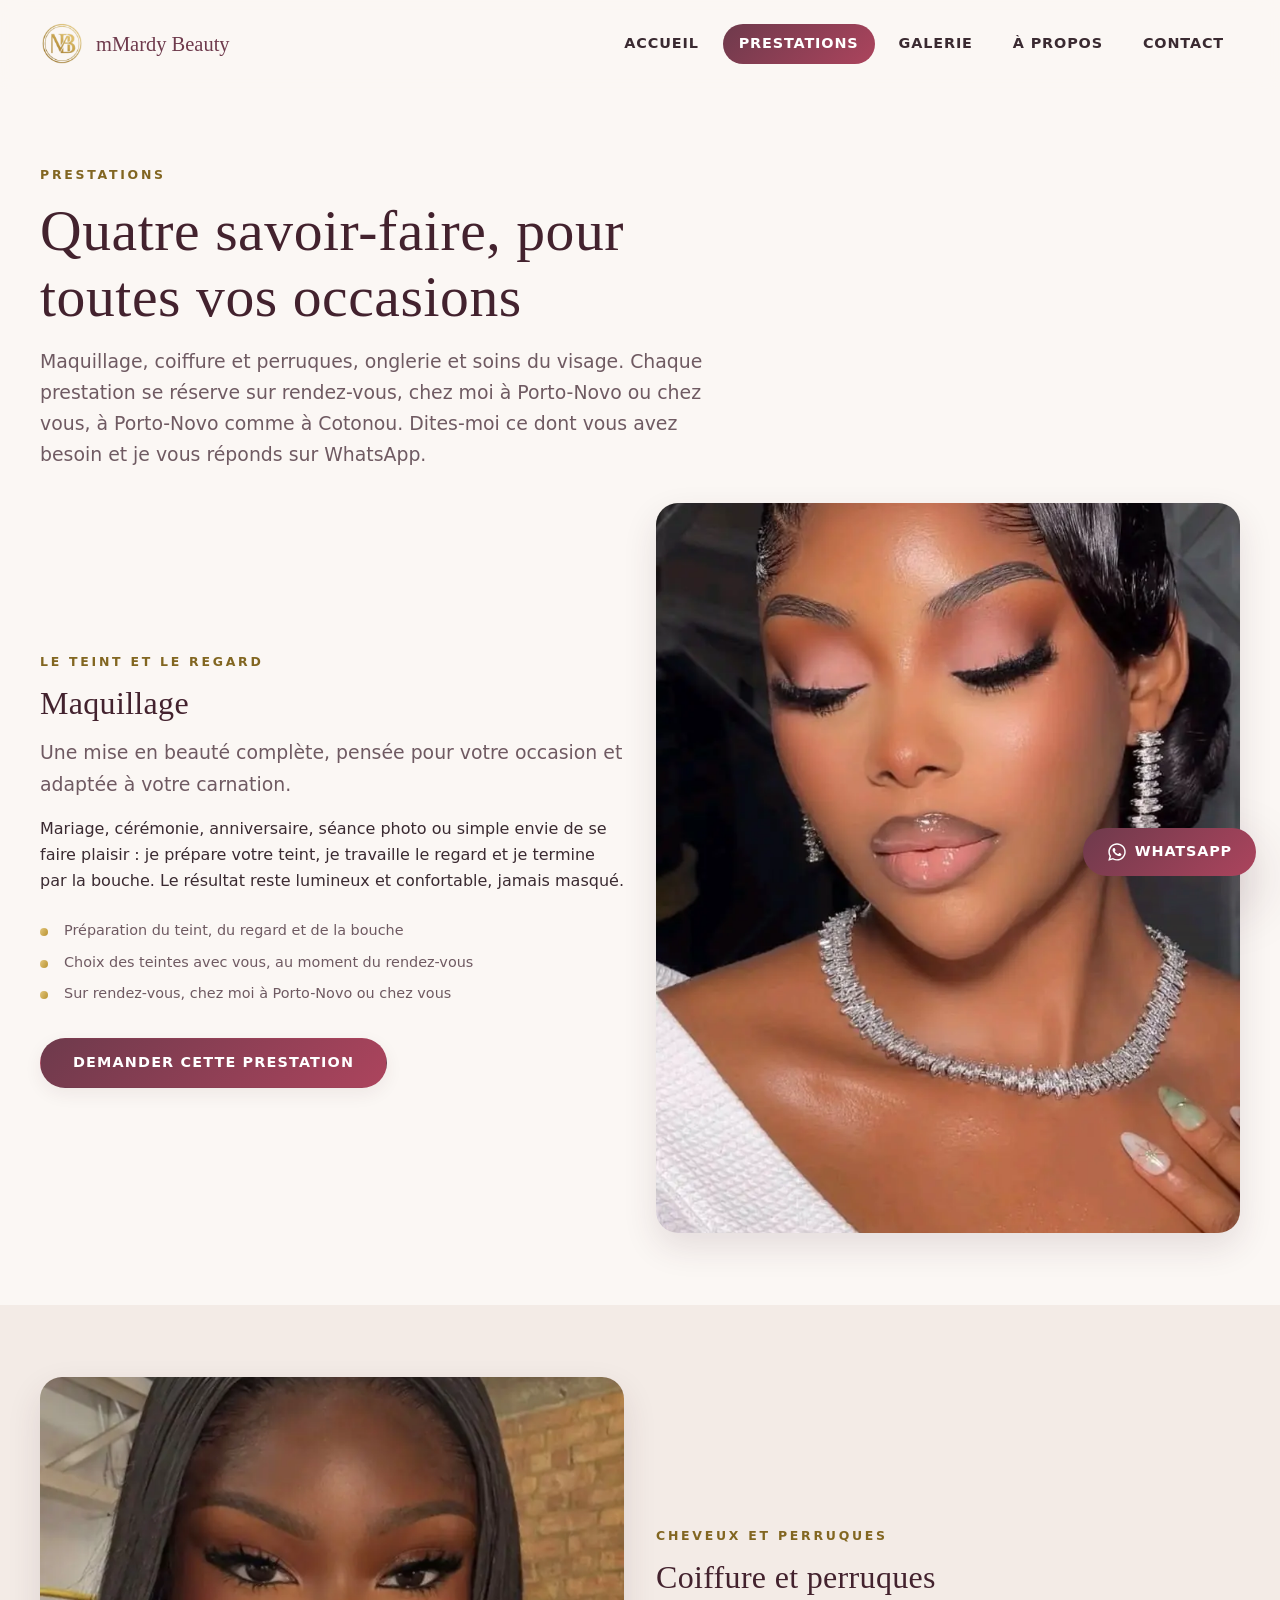
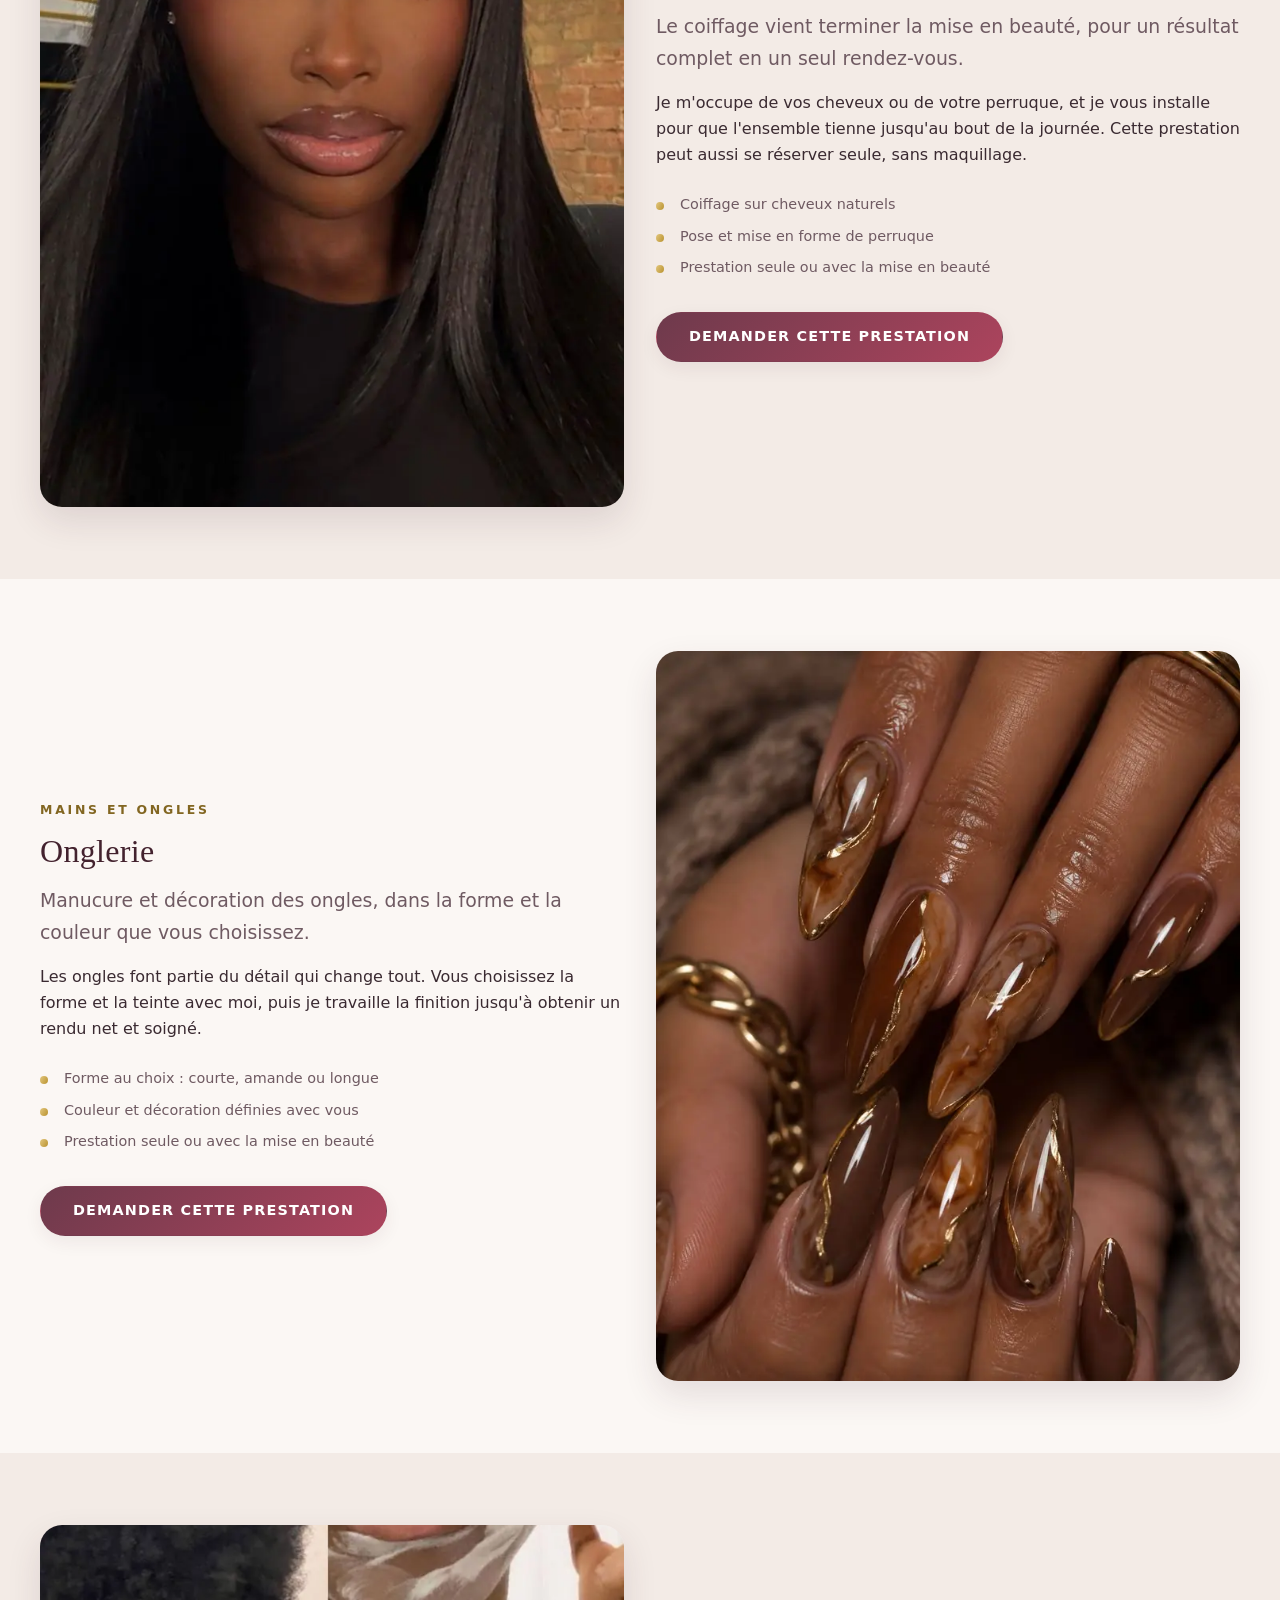
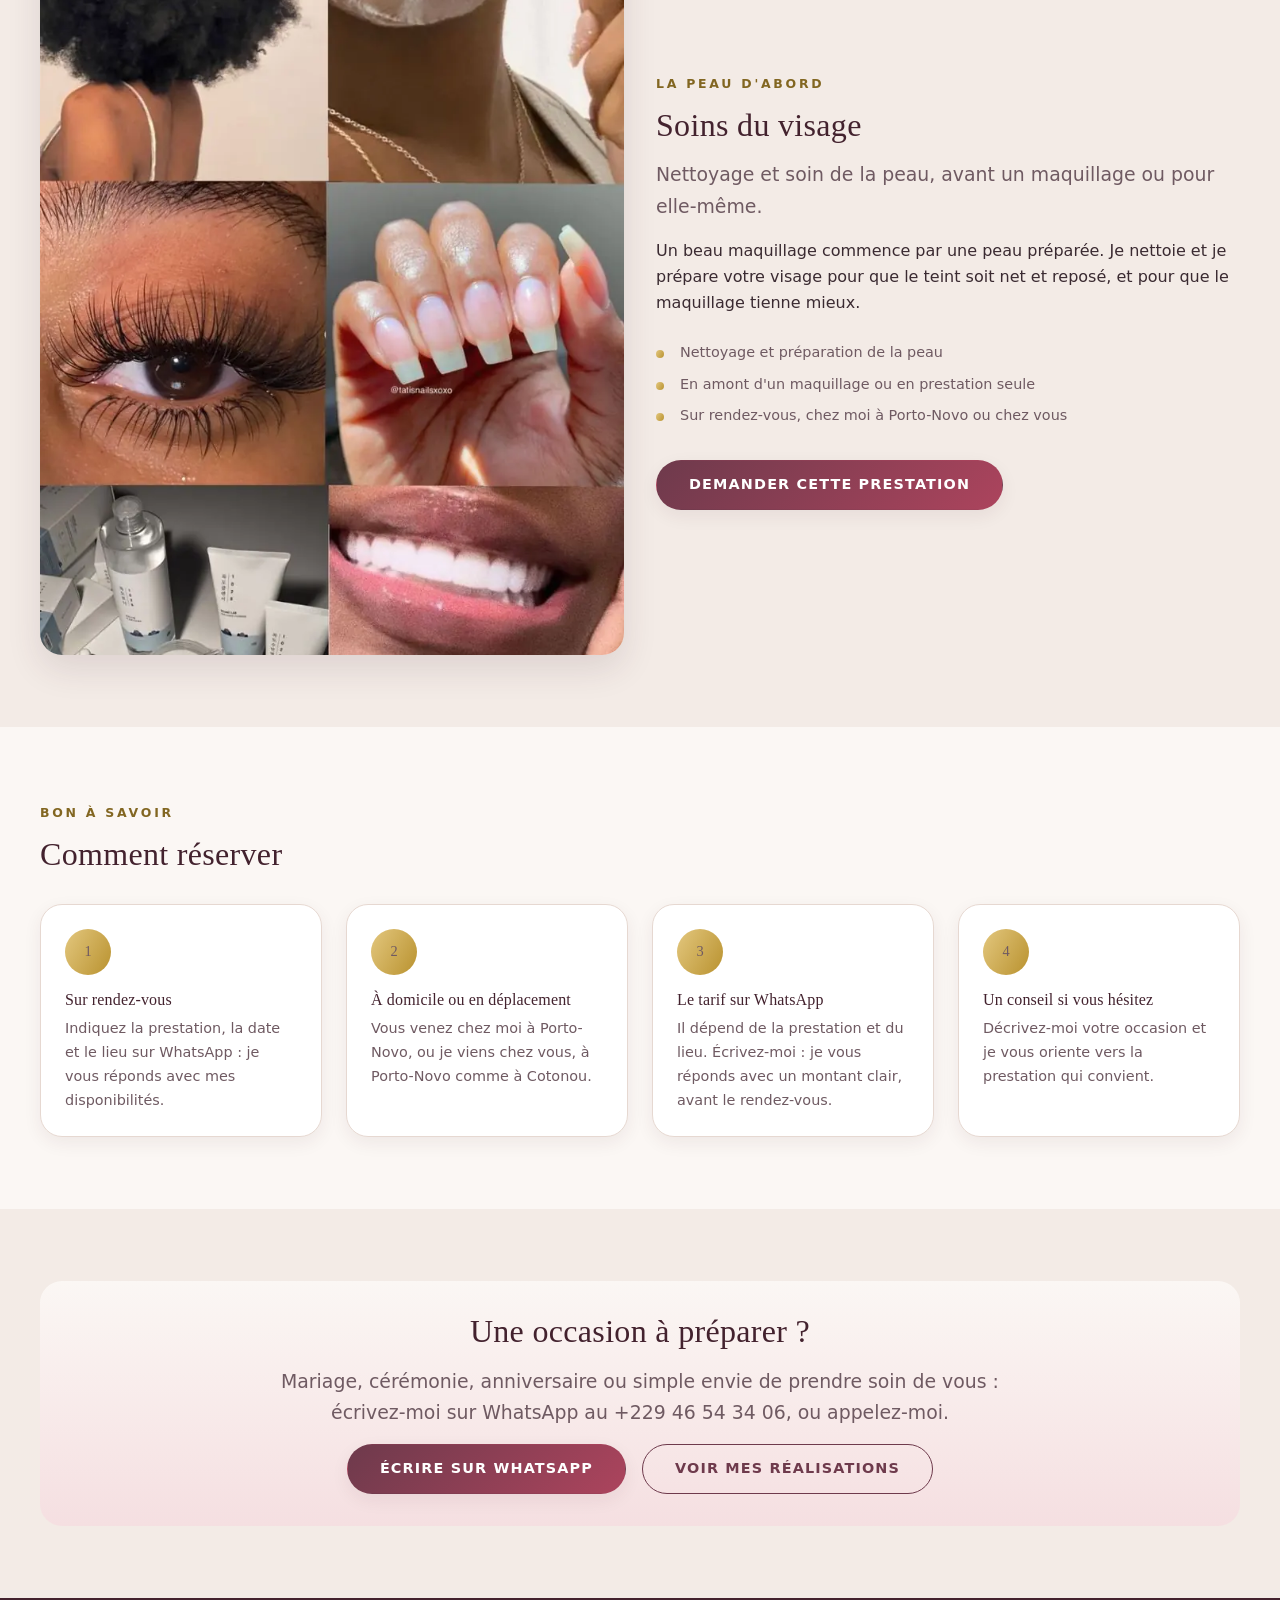
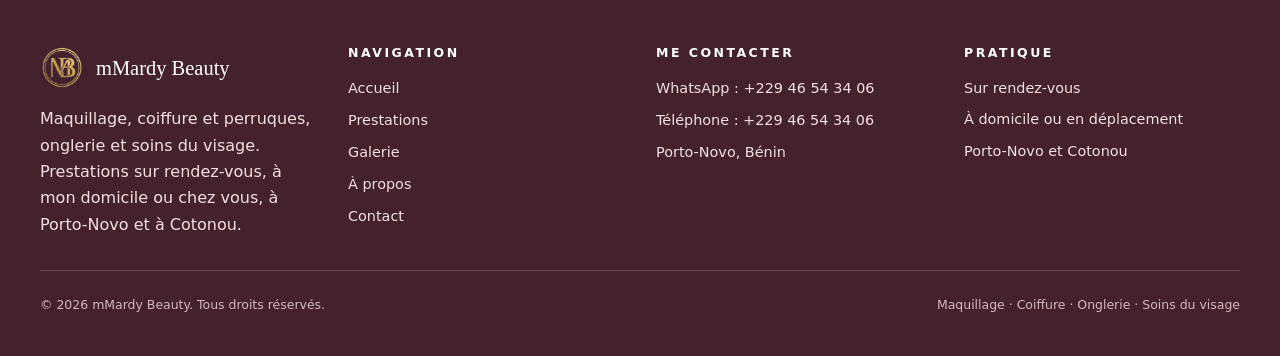
<file: prestations.html>
<!DOCTYPE html>
<html lang="fr">

<head>
  <meta charset="utf-8">
  <meta name="viewport" content="width=device-width, initial-scale=1">
  <title>Prestations | mMardy Beauty - maquillage, coiffure, onglerie et soins du visage</title>
  <meta name="description" content="Les prestations de mMardy Beauty à Porto-Novo : maquillage, coiffure et perruques, onglerie et soins du visage. Sur rendez-vous, à mon domicile ou en déplacement à Porto-Novo et à Cotonou. Tarif communiqué sur WhatsApp.">
  <link rel="icon" href="assets/brand/favicon.png" type="image/png">
  <link rel="canonical" href="https://mardybeauty.pages.dev/prestations">
  <meta property="og:type" content="website">
  <meta property="og:site_name" content="mMardy Beauty">
  <meta property="og:url" content="https://mardybeauty.pages.dev/prestations">
  <meta property="og:title" content="Prestations | mMardy Beauty">
  <meta property="og:description" content="Maquillage, coiffure et perruques, onglerie et soins du visage : quatre savoir-faire, sur rendez-vous.">
  <meta property="og:image" content="https://mardybeauty.pages.dev/assets/brand/partage.jpg">
  <meta property="og:image:width" content="1200">
  <meta property="og:image:height" content="630">
  <meta property="og:image:alt" content="mMardy Beauty, maquillage et coiffure à Porto-Novo">
  <meta property="og:locale" content="fr_FR">
  <meta name="twitter:card" content="summary_large_image">
  <link rel="stylesheet" href="css/style.css">
  <link rel="stylesheet" href="css/animations.css">
  <script src="js/main.js" defer></script>
</head>

<body>
  <a class="lien-evitement" href="#contenu">Aller au contenu principal</a>

  <header class="entete" id="entete">
    <div class="conteneur entete__inner">
      <a class="marque" href="index.html">
        <img class="marque__badge" src="assets/brand/badge.png" alt="" width="96" height="96">
        <span class="marque__nom">mMardy Beauty</span>
      </a>

      <button class="burger" id="burger" type="button" aria-expanded="false" aria-controls="nav-principale" aria-label="Ouvrir le menu">
        <span class="burger__barre" aria-hidden="true"></span>
        <span class="burger__barre" aria-hidden="true"></span>
        <span class="burger__barre" aria-hidden="true"></span>
      </button>

      <nav class="nav" id="nav-principale" aria-label="Navigation principale">
        <ul class="nav__liste">
          <li><a class="nav__lien" href="index.html">Accueil</a></li>
          <li><a class="nav__lien" href="prestations.html" aria-current="page">Prestations</a></li>
          <li><a class="nav__lien" href="galerie.html">Galerie</a></li>
          <li><a class="nav__lien" href="a-propos.html">À propos</a></li>
          <li><a class="nav__lien" href="contact.html">Contact</a></li>
        </ul>
      </nav>
    </div>
  </header>

  <main id="contenu">

    <section class="section" aria-labelledby="titre-prestations">
      <div class="conteneur">
        <div class="section__entete" data-reveal>
          <p class="surtitre">Prestations</p>
          <h1 id="titre-prestations">Quatre savoir-faire, pour toutes vos occasions</h1>
          <p class="texte-intro">
            Maquillage, coiffure et perruques, onglerie et soins du visage. Chaque
            prestation se réserve sur rendez-vous, chez moi à Porto-Novo ou chez vous,
            à Porto-Novo comme à Cotonou. Dites-moi ce dont vous avez besoin et je vous
            réponds sur WhatsApp.
          </p>
        </div>

        <div class="duo">
          <div data-reveal>
            <p class="surtitre">Le teint et le regard</p>
            <h2 id="titre-maquillage">Maquillage</h2>
            <p class="texte-intro">
              Une mise en beauté complète, pensée pour votre occasion et adaptée à
              votre carnation.
            </p>
            <p>
              Mariage, cérémonie, anniversaire, séance photo ou simple envie de se faire
              plaisir : je prépare votre teint, je travaille le regard et je termine par
              la bouche. Le résultat reste lumineux et confortable, jamais masqué.
            </p>
            <ul class="atouts">
              <li>Préparation du teint, du regard et de la bouche</li>
              <li>Choix des teintes avec vous, au moment du rendez-vous</li>
              <li>Sur rendez-vous, chez moi à Porto-Novo ou chez vous</li>
            </ul>
            <p class="ecart-haut">
              <a class="bouton bouton--whatsapp" href="https://wa.me/22946543406?text=Bonjour%20mMardy%20Beauty%2C%20je%20souhaite%20des%20informations%20sur%20la%20prestation%20Maquillage." target="_blank" rel="noopener">Demander cette prestation</a>
            </p>
          </div>

          <div class="duo__visuel" data-reveal>
            <picture>
              <source type="image/webp" srcset="assets/images/galerie/galerie-33.webp">
              <img src="assets/images/galerie/galerie-33.jpg" alt="Portrait élégant d'une femme au maquillage sobre portant un collier" width="736" height="1308" loading="lazy" decoding="async">
            </picture>
          </div>
        </div>
      </div>
    </section>

    <section class="section section--creme" aria-labelledby="titre-coiffure">
      <div class="conteneur">
        <div class="duo duo--inverse">
          <div data-reveal>
            <p class="surtitre">Cheveux et perruques</p>
            <h2 id="titre-coiffure">Coiffure et perruques</h2>
            <p class="texte-intro">
              Le coiffage vient terminer la mise en beauté, pour un résultat complet
              en un seul rendez-vous.
            </p>
            <p>
              Je m'occupe de vos cheveux ou de votre perruque, et je vous installe pour
              que l'ensemble tienne jusqu'au bout de la journée. Cette prestation peut
              aussi se réserver seule, sans maquillage.
            </p>
            <ul class="atouts">
              <li>Coiffage sur cheveux naturels</li>
              <li>Pose et mise en forme de perruque</li>
              <li>Prestation seule ou avec la mise en beauté</li>
            </ul>
            <p class="ecart-haut">
              <a class="bouton bouton--whatsapp" href="https://wa.me/22946543406?text=Bonjour%20mMardy%20Beauty%2C%20je%20souhaite%20des%20informations%20sur%20la%20prestation%20Coiffure%20et%20perruques." target="_blank" rel="noopener">Demander cette prestation</a>
            </p>
          </div>

          <div class="duo__visuel" data-reveal>
            <picture>
              <source type="image/webp" srcset="assets/images/galerie/galerie-10.webp">
              <img src="assets/images/galerie/galerie-10.jpg" alt="Portrait d'une femme aux longs cheveux raides et au maquillage nude" width="735" height="1302" loading="lazy" decoding="async">
            </picture>
          </div>
        </div>
      </div>
    </section>

    <section class="section" aria-labelledby="titre-onglerie">
      <div class="conteneur">
        <div class="duo">
          <div data-reveal>
            <p class="surtitre">Mains et ongles</p>
            <h2 id="titre-onglerie">Onglerie</h2>
            <p class="texte-intro">
              Manucure et décoration des ongles, dans la forme et la couleur que
              vous choisissez.
            </p>
            <p>
              Les ongles font partie du détail qui change tout. Vous choisissez la forme
              et la teinte avec moi, puis je travaille la finition jusqu'à obtenir un
              rendu net et soigné.
            </p>
            <ul class="atouts">
              <li>Forme au choix : courte, amande ou longue</li>
              <li>Couleur et décoration définies avec vous</li>
              <li>Prestation seule ou avec la mise en beauté</li>
            </ul>
            <p class="ecart-haut">
              <a class="bouton bouton--whatsapp" href="https://wa.me/22946543406?text=Bonjour%20mMardy%20Beauty%2C%20je%20souhaite%20des%20informations%20sur%20la%20prestation%20Onglerie." target="_blank" rel="noopener">Demander cette prestation</a>
            </p>
          </div>

          <div class="duo__visuel" data-reveal>
            <picture>
              <source type="image/webp" srcset="assets/images/galerie/galerie-36.webp">
              <img src="assets/images/galerie/galerie-36.jpg" alt="Main aux longs ongles amande bruns portant des bagues dorées" width="736" height="1104" loading="lazy" decoding="async">
            </picture>
          </div>
        </div>
      </div>
    </section>

    <section class="section section--creme" aria-labelledby="titre-soins">
      <div class="conteneur">
        <div class="duo duo--inverse">
          <div data-reveal>
            <p class="surtitre">La peau d'abord</p>
            <h2 id="titre-soins">Soins du visage</h2>
            <p class="texte-intro">
              Nettoyage et soin de la peau, avant un maquillage ou pour elle-même.
            </p>
            <p>
              Un beau maquillage commence par une peau préparée. Je nettoie et je prépare
              votre visage pour que le teint soit net et reposé, et pour que le maquillage
              tienne mieux.
            </p>
            <ul class="atouts">
              <li>Nettoyage et préparation de la peau</li>
              <li>En amont d'un maquillage ou en prestation seule</li>
              <li>Sur rendez-vous, chez moi à Porto-Novo ou chez vous</li>
            </ul>
            <p class="ecart-haut">
              <a class="bouton bouton--whatsapp" href="https://wa.me/22946543406?text=Bonjour%20mMardy%20Beauty%2C%20je%20souhaite%20des%20informations%20sur%20la%20prestation%20Soins%20du%20visage." target="_blank" rel="noopener">Demander cette prestation</a>
            </p>
          </div>

          <div class="duo__visuel" data-reveal>
            <picture>
              <source type="image/webp" srcset="assets/images/galerie/galerie-21.webp">
              <img src="assets/images/galerie/galerie-21.jpg" alt="Planche de détails : masque sur le visage, cils, ongles et sourire" width="736" height="1308" loading="lazy" decoding="async">
            </picture>
          </div>
        </div>
      </div>
    </section>

    <section class="section" aria-labelledby="titre-pratique">
      <div class="conteneur">
        <div class="section__entete" data-reveal>
          <p class="surtitre">Bon à savoir</p>
          <h2 id="titre-pratique">Comment réserver</h2>
        </div>

        <div class="valeurs">
          <article class="valeur" data-reveal>
            <p class="valeur__icone" aria-hidden="true">1</p>
            <h3>Sur rendez-vous</h3>
            <p>
              Indiquez la prestation, la date et le lieu sur WhatsApp : je vous réponds
              avec mes disponibilités.
            </p>
          </article>

          <article class="valeur" data-reveal>
            <p class="valeur__icone" aria-hidden="true">2</p>
            <h3>À domicile ou en déplacement</h3>
            <p>
              Vous venez chez moi à Porto-Novo, ou je viens chez vous, à Porto-Novo
              comme à Cotonou.
            </p>
          </article>

          <article class="valeur" data-reveal>
            <p class="valeur__icone" aria-hidden="true">3</p>
            <h3>Le tarif sur WhatsApp</h3>
            <p>
              Il dépend de la prestation et du lieu. Écrivez-moi : je vous réponds avec
              un montant clair, avant le rendez-vous.
            </p>
          </article>

          <article class="valeur" data-reveal>
            <p class="valeur__icone" aria-hidden="true">4</p>
            <h3>Un conseil si vous hésitez</h3>
            <p>
              Décrivez-moi votre occasion et je vous oriente vers la prestation qui
              convient.
            </p>
          </article>
        </div>
      </div>
    </section>

    <section class="section section--creme" aria-labelledby="titre-cta">
      <div class="conteneur">
        <div class="encart" data-reveal>
          <h2 id="titre-cta">Une occasion à préparer ?</h2>
          <p class="texte-intro texte-intro--centre">
            Mariage, cérémonie, anniversaire ou simple envie de prendre soin de vous :
            écrivez-moi sur WhatsApp au +229 46 54 34 06, ou appelez-moi.
          </p>
          <div class="actions actions--centre">
            <a class="bouton bouton--whatsapp" href="https://wa.me/22946543406?text=Bonjour%20mMardy%20Beauty%2C%20je%20souhaite%20prendre%20rendez-vous." target="_blank" rel="noopener">Écrire sur WhatsApp</a>
            <a class="bouton bouton--contour" href="galerie.html">Voir mes réalisations</a>
          </div>
        </div>
      </div>
    </section>

  </main>

  <footer class="pied">
    <div class="conteneur">
      <div class="pied__grille">
        <div>
          <p class="pied__nom">
            <img src="assets/brand/badge.png" alt="" width="96" height="96">
            <span>mMardy Beauty</span>
          </p>
          <p>
            Maquillage, coiffure et perruques, onglerie et soins du visage.
            Prestations sur rendez-vous, à mon domicile ou chez vous,
            à Porto-Novo et à Cotonou.
          </p>
        </div>

        <nav aria-label="Navigation de pied de page">
          <h3>Navigation</h3>
          <ul class="pied__liste">
            <li><a href="index.html">Accueil</a></li>
            <li><a href="prestations.html">Prestations</a></li>
            <li><a href="galerie.html">Galerie</a></li>
            <li><a href="a-propos.html">À propos</a></li>
            <li><a href="contact.html">Contact</a></li>
          </ul>
        </nav>

        <div>
          <h3>Me contacter</h3>
          <ul class="pied__liste">
            <li><a href="https://wa.me/22946543406" target="_blank" rel="noopener">WhatsApp : +229 46 54 34 06</a></li>
            <li><a href="tel:+22946543406">Téléphone : +229 46 54 34 06</a></li>
            <li>Porto-Novo, Bénin</li>
          </ul>
        </div>

        <div>
          <h3>Pratique</h3>
          <ul class="pied__liste">
            <li>Sur rendez-vous</li>
            <li>À domicile ou en déplacement</li>
            <li>Porto-Novo et Cotonou</li>
          </ul>
        </div>
      </div>

      <div class="pied__bas">
        <p>© <span data-annee>2026</span> mMardy Beauty. Tous droits réservés.</p>
        <p>Maquillage · Coiffure · Onglerie · Soins du visage</p>
      </div>
    </div>
  </footer>

  <a class="bouton-flottant" href="https://wa.me/22946543406?text=Bonjour%20mMardy%20Beauty%2C%20je%20souhaite%20prendre%20rendez-vous." target="_blank" rel="noopener" aria-label="Discuter avec mMardy Beauty sur WhatsApp"><svg class="bouton-flottant__icone" viewBox="0 0 448 512" width="20" height="20" aria-hidden="true" focusable="false"><path fill="currentColor" d="M380.9 97.1C339 55.1 283.2 32 223.9 32c-122.4 0-222 99.6-222 222 0 39.1 10.2 77.3 29.6 111L0 480l117.7-30.9c32.4 17.7 68.9 27 106.1 27h.1c122.3 0 224.1-99.6 224.1-222 0-59.3-25.2-115-67.1-157zm-157 341.6c-33.2 0-65.7-8.9-94-25.7l-6.7-4-69.8 18.3L72 359.2l-4.4-7c-18.5-29.4-28.2-63.3-28.2-98.2 0-101.7 82.8-184.5 184.6-184.5 49.3 0 95.6 19.2 130.4 54.1 34.8 34.9 56.2 81.2 56.1 130.5 0 101.8-84.9 184.6-186.6 184.6zm101.2-138.2c-5.5-2.8-32.8-16.2-37.9-18-5.1-1.9-8.8-2.8-12.5 2.8-3.7 5.6-14.3 18-17.6 21.8-3.2 3.7-6.5 4.2-12 1.4-32.6-16.3-54-29.1-75.5-66-5.7-9.8 5.7-9.1 16.3-30.3 1.8-3.7.9-6.9-.5-9.7-1.4-2.8-12.5-30.1-17.1-41.2-4.5-10.8-9.1-9.3-12.5-9.5-3.2-.2-6.9-.2-10.6-.2-3.7 0-9.7 1.4-14.8 6.9-5.1 5.6-19.4 19-19.4 46.3 0 27.3 19.9 53.7 22.6 57.4 2.8 3.7 39.1 59.7 94.8 83.8 35.2 15.2 49 16.5 66.6 13.9 10.7-1.6 32.8-13.4 37.4-26.4 4.6-13 4.6-24.1 3.2-26.4-1.3-2.5-5-3.9-10.5-6.6z"/></svg><span class="bouton-flottant__libelle">WhatsApp</span></a>
</body>

</html>
</file>
<file: css/style.css>
/* ==========================================================================
   Mardy Beauty - Feuille de styles principale
   Organisation :
   1. Variables et jetons de design
   2. Reinitialisation et base
   3. Typographie
   4. Utilitaires de mise en page
   5. Accessibilite (focus, saut de contenu)
   6. En-tete et navigation
   7. Boutons
   8. Hero
   9. Carte de prestation
   10. Galerie et filtres
   11. Duo, valeurs et etapes
   12. Contact et formulaire
   13. Pied de page
   14. Points de rupture
   15. Vitrine : appels a l'action WhatsApp
   16. Mosaique de la galerie photo
   ========================================================================== */

/* --------------------------------------------------------------------------
   1. Variables et jetons de design
   Client : un seul endroit a modifier pour changer toute la charte graphique.
   -------------------------------------------------------------------------- */
:root {
  /* Palette */
  --couleur-creme: #fbf7f4;
  --couleur-creme-fonce: #f3ebe6;
  --couleur-blanc: #ffffff;
  --couleur-rose-poudre: #e8b4b8;
  --couleur-rose-clair: #f5dfe1;
  --couleur-framboise: #ac445d;
  --couleur-prune: #6e3a4c;
  --couleur-prune-fonce: #43222e;
  --couleur-dore: #b9922f;
  --couleur-dore-clair: #e3c77e;
  /* Or dedie au texte : le dore decoratif n'atteint pas le rapport 4.5:1. */
  --couleur-dore-texte: #826621;
  --couleur-texte: #3a2a31;
  --couleur-texte-doux: #6f5a62;
  --couleur-bordure: #e6d8d1;
  /* Bordure des champs de saisie : elements d'interface, donc rapport 3:1. */
  --couleur-bordure-champ: #b0846d;
  --couleur-succes: #3a7454;
  --couleur-erreur: #b0354f;

  /* Typographie */
  --police-titre: Georgia, "Times New Roman", "Liberation Serif", serif;
  --police-corps: system-ui, -apple-system, "Segoe UI", Roboto, "Helvetica Neue", Arial, sans-serif;

  --taille-xs: 0.78rem;
  --taille-sm: 0.9rem;
  --taille-md: 1rem;
  --taille-lg: 1.18rem;
  --taille-xl: clamp(1.5rem, 1.2rem + 1.4vw, 2rem);
  --taille-titre: clamp(2rem, 1.3rem + 3.4vw, 3.6rem);

  /* Espacements */
  --espace-1: 0.25rem;
  --espace-2: 0.5rem;
  --espace-3: 0.75rem;
  --espace-4: 1rem;
  --espace-5: 1.5rem;
  --espace-6: 2rem;
  --espace-7: 3rem;
  --espace-8: 4.5rem;
  --largeur-conteneur: 1200px;

  /* Formes et ombres */
  --rayon-sm: 8px;
  --rayon-md: 14px;
  --rayon-lg: 22px;
  --rayon-plein: 999px;
  --ombre-douce: 0 6px 18px rgba(67, 34, 46, 0.07);
  --ombre-moyenne: 0 14px 34px rgba(67, 34, 46, 0.12);
  --ombre-forte: 0 24px 60px rgba(67, 34, 46, 0.22);

  /* Degrades reutilisables */
  --degrade-prune: linear-gradient(135deg, var(--couleur-prune), var(--couleur-framboise));
  --degrade-dore: linear-gradient(120deg, var(--couleur-dore-clair), var(--couleur-dore));
  --degrade-creme: linear-gradient(180deg, var(--couleur-creme), var(--couleur-rose-clair));

  /* Divers */
  --transition-rapide: 180ms ease;
  --transition-moyenne: 320ms cubic-bezier(0.22, 0.61, 0.36, 1);
  --hauteur-entete: 76px;
}

/* --------------------------------------------------------------------------
   2. Reinitialisation et base
   -------------------------------------------------------------------------- */
*,
*::before,
*::after {
  box-sizing: border-box;
}

html {
  scroll-behavior: smooth;
  scroll-padding-top: calc(var(--hauteur-entete) + var(--espace-4));
  -webkit-text-size-adjust: 100%;
}

body {
  margin: 0;
  background-color: var(--couleur-creme);
  color: var(--couleur-texte);
  font-family: var(--police-corps);
  font-size: var(--taille-md);
  line-height: 1.65;
}

body.est-verrouille {
  overflow: hidden;
}

img,
svg {
  max-width: 100%;
  height: auto;
  display: block;
}

a {
  color: var(--couleur-prune);
  text-decoration: none;
}

a:hover {
  color: var(--couleur-framboise);
}

ul,
ol {
  margin: 0;
  padding: 0;
  list-style: none;
}

button {
  font: inherit;
  color: inherit;
  cursor: pointer;
}

/* --------------------------------------------------------------------------
   3. Typographie
   -------------------------------------------------------------------------- */
h1,
h2,
h3,
h4 {
  margin: 0 0 var(--espace-4);
  font-family: var(--police-titre);
  font-weight: 400;
  line-height: 1.15;
  color: var(--couleur-prune-fonce);
  letter-spacing: 0.01em;
}

h1 {
  font-size: var(--taille-titre);
}

h2 {
  font-size: var(--taille-xl);
}

h3 {
  font-size: var(--taille-lg);
}

p {
  margin: 0 0 var(--espace-4);
}

p:last-child {
  margin-bottom: 0;
}

.surtitre {
  display: inline-block;
  margin-bottom: var(--espace-3);
  color: var(--couleur-dore-texte);
  font-family: var(--police-corps);
  font-size: var(--taille-xs);
  font-weight: 700;
  letter-spacing: 0.22em;
  text-transform: uppercase;
}

.texte-intro {
  max-width: 62ch;
  color: var(--couleur-texte-doux);
  font-size: var(--taille-lg);
}

.texte-intro--centre {
  margin-inline: auto;
  text-align: center;
}

/* --------------------------------------------------------------------------
   4. Utilitaires de mise en page
   -------------------------------------------------------------------------- */
.conteneur {
  width: min(100% - 2.5rem, var(--largeur-conteneur));
  margin-inline: auto;
}

.section {
  padding-block: var(--espace-7);
}

.section--creme {
  background-color: var(--couleur-creme-fonce);
}

.section--prune {
  background: var(--degrade-prune);
  color: var(--couleur-rose-clair);
}

.section--prune h2,
.section--prune h3 {
  color: var(--couleur-blanc);
}

.section__entete {
  max-width: 68ch;
  margin-bottom: var(--espace-6);
}

.section__entete--centre {
  margin-inline: auto;
  text-align: center;
}

.grille {
  display: grid;
  gap: var(--espace-5);
}

.grille--galerie {
  grid-template-columns: repeat(auto-fill, minmax(260px, 1fr));
}

.grille--trois {
  grid-template-columns: repeat(auto-fit, minmax(240px, 1fr));
}

.ecart-haut {
  margin-top: var(--espace-6);
}

/* --------------------------------------------------------------------------
   5. Accessibilite
   -------------------------------------------------------------------------- */
.lien-evitement {
  position: absolute;
  top: -100px;
  left: var(--espace-4);
  z-index: 200;
  padding: var(--espace-3) var(--espace-5);
  background: var(--couleur-prune);
  color: var(--couleur-blanc);
  border-radius: var(--rayon-sm);
  transition: top var(--transition-rapide);
}

.lien-evitement:focus {
  top: var(--espace-4);
  color: var(--couleur-blanc);
}

.lecture-seule {
  position: absolute;
  width: 1px;
  height: 1px;
  padding: 0;
  margin: -1px;
  overflow: hidden;
  clip: rect(0, 0, 0, 0);
  white-space: nowrap;
  border: 0;
}

:focus-visible {
  outline: 3px solid var(--couleur-framboise);
  outline-offset: 3px;
  border-radius: 4px;
}

/* --------------------------------------------------------------------------
   6. En-tete et navigation
   -------------------------------------------------------------------------- */
.entete {
  position: sticky;
  top: 0;
  z-index: 100;
  background-color: rgba(251, 247, 244, 0.92);
  backdrop-filter: blur(10px);
  border-bottom: 1px solid transparent;
  transition: box-shadow var(--transition-moyenne), border-color var(--transition-moyenne);
}

.entete.est-colle {
  box-shadow: var(--ombre-douce);
  border-bottom-color: var(--couleur-bordure);
}

.entete__inner {
  display: flex;
  align-items: center;
  justify-content: space-between;
  gap: var(--espace-4);
  min-height: var(--hauteur-entete);
}

.marque {
  display: inline-flex;
  align-items: center;
  gap: var(--espace-3);
  flex-shrink: 0;
}

.marque__badge {
  width: 44px;
  height: 44px;
}

.marque__nom {
  font-family: var(--police-titre);
  font-size: 1.28rem;
  line-height: 1;
  white-space: nowrap;
}

.nav__liste {
  display: flex;
  align-items: center;
  gap: var(--espace-2);
}

.nav__lien {
  display: block;
  padding: var(--espace-2) var(--espace-4);
  color: var(--couleur-texte);
  font-size: var(--taille-sm);
  font-weight: 600;
  letter-spacing: 0.06em;
  text-transform: uppercase;
  border-radius: var(--rayon-plein);
  transition: background-color var(--transition-rapide), color var(--transition-rapide);
}

.nav__lien:hover {
  background-color: var(--couleur-rose-clair);
  color: var(--couleur-prune);
}

.nav__lien[aria-current="page"] {
  background: var(--degrade-prune);
  color: var(--couleur-blanc);
}

.burger {
  display: none;
  width: 46px;
  height: 46px;
  padding: 0;
  background: var(--couleur-blanc);
  border: 1px solid var(--couleur-bordure);
  border-radius: var(--rayon-md);
}

.burger__barre {
  display: block;
  width: 20px;
  height: 2px;
  margin: 4px auto;
  background: var(--couleur-prune);
  border-radius: 2px;
  transition: transform var(--transition-moyenne), opacity var(--transition-rapide);
}

.burger[aria-expanded="true"] .burger__barre:nth-child(1) {
  transform: translateY(6px) rotate(45deg);
}

.burger[aria-expanded="true"] .burger__barre:nth-child(2) {
  opacity: 0;
}

.burger[aria-expanded="true"] .burger__barre:nth-child(3) {
  transform: translateY(-6px) rotate(-45deg);
}

/* --------------------------------------------------------------------------
   7. Boutons
   -------------------------------------------------------------------------- */
.bouton {
  display: inline-flex;
  align-items: center;
  justify-content: center;
  gap: var(--espace-2);
  padding: var(--espace-3) var(--espace-6);
  border: 1px solid transparent;
  border-radius: var(--rayon-plein);
  font-size: var(--taille-sm);
  font-weight: 700;
  letter-spacing: 0.08em;
  text-transform: uppercase;
  transition: transform var(--transition-rapide), box-shadow var(--transition-rapide),
    background-color var(--transition-rapide), color var(--transition-rapide);
}

.bouton--principal {
  background: var(--degrade-prune);
  color: var(--couleur-blanc);
  box-shadow: var(--ombre-douce);
}

.bouton--principal:hover {
  color: var(--couleur-blanc);
  box-shadow: var(--ombre-moyenne);
  transform: translateY(-2px);
}

.bouton--contour {
  background: transparent;
  border-color: var(--couleur-prune);
  color: var(--couleur-prune);
}

.bouton--contour:hover {
  background: var(--couleur-prune);
  color: var(--couleur-blanc);
  transform: translateY(-2px);
}

.bouton--clair {
  background: var(--couleur-blanc);
  color: var(--couleur-prune);
}

.bouton--clair:hover {
  color: var(--couleur-framboise);
  transform: translateY(-2px);
}

.bouton--bloc {
  width: 100%;
}

/* --------------------------------------------------------------------------
   8. Hero
   -------------------------------------------------------------------------- */
.hero {
  position: relative;
  overflow: hidden;
  background: var(--degrade-creme);
}

.hero__inner {
  display: grid;
  gap: var(--espace-6);
  align-items: center;
  padding-block: var(--espace-7);
}

.hero__texte {
  max-width: 56ch;
}

.hero__titre {
  margin-bottom: var(--espace-4);
}

.hero__sous-titre {
  max-width: 48ch;
  color: var(--couleur-texte-doux);
  font-size: var(--taille-lg);
}

.hero__actions {
  display: flex;
  flex-wrap: wrap;
  gap: var(--espace-3);
  margin-top: var(--espace-5);
}

.hero__visuel {
  position: relative;
}

.hero__portrait {
  display: block;
  overflow: hidden;
  border-radius: var(--rayon-lg);
  box-shadow: var(--ombre-moyenne);
}

.hero__portrait img {
  width: 100%;
  aspect-ratio: 4 / 5;
  object-fit: cover;
}

/* Second visuel pose en chevauchement : il rappelle que les prestations ne
   se limitent pas au maquillage (ici une manucure). */
.hero__vignette {
  position: absolute;
  left: calc(-1 * var(--espace-4));
  bottom: calc(-1 * var(--espace-4));
  width: 34%;
  max-width: 190px;
  margin: 0;
  border: 5px solid var(--couleur-blanc);
  border-radius: var(--rayon-md);
  box-shadow: var(--ombre-moyenne);
}

.hero__vignette img {
  width: 100%;
  aspect-ratio: 1 / 1;
  object-fit: cover;
}

.bandeau {
  display: flex;
  flex-wrap: wrap;
  justify-content: center;
  gap: var(--espace-5);
  padding-block: var(--espace-4);
  background: var(--couleur-prune);
  color: var(--couleur-rose-clair);
  font-size: var(--taille-xs);
  letter-spacing: 0.18em;
  text-transform: uppercase;
}

/* --------------------------------------------------------------------------
   9. Carte de prestation
   -------------------------------------------------------------------------- */
/* Chaque metier est presente sans visuel impose : le medaillon dore reprend
   le monogramme de la marque. */
.carte-prestation {
  display: flex;
  flex-direction: column;
  gap: var(--espace-3);
  padding: var(--espace-6) var(--espace-5);
  background: var(--couleur-blanc);
  border: 1px solid var(--couleur-bordure);
  border-radius: var(--rayon-lg);
  box-shadow: var(--ombre-douce);
  transition: transform var(--transition-moyenne), box-shadow var(--transition-moyenne);
}

.carte-prestation:hover {
  transform: translateY(-4px);
  box-shadow: var(--ombre-moyenne);
}

.carte-prestation__medaillon {
  display: inline-flex;
  align-items: center;
  justify-content: center;
  align-self: flex-start;
  width: 52px;
  height: 52px;
  background: var(--degrade-dore);
  color: var(--couleur-prune-fonce);
  font-family: var(--police-titre);
  font-size: var(--taille-lg);
  border-radius: var(--rayon-plein);
}

.carte-prestation h3 {
  margin: 0;
  font-size: var(--taille-lg);
}

.carte-prestation p {
  margin: 0;
  color: var(--couleur-texte-doux);
  font-size: var(--taille-sm);
}

.carte-prestation .lien-whatsapp {
  margin-top: auto;
  align-self: flex-start;
}

/* --------------------------------------------------------------------------
   10. Galerie et filtres
   -------------------------------------------------------------------------- */
.filtres {
  display: flex;
  flex-wrap: wrap;
  gap: var(--espace-2);
  margin-bottom: var(--espace-6);
}

.filtre {
  display: inline-flex;
  align-items: center;
  min-height: 44px;
  padding: var(--espace-2) var(--espace-5);
  background: var(--couleur-blanc);
  border: 1px solid var(--couleur-bordure);
  border-radius: var(--rayon-plein);
  color: var(--couleur-texte-doux);
  font-size: var(--taille-sm);
  font-weight: 600;
  transition: background-color var(--transition-rapide), color var(--transition-rapide),
    border-color var(--transition-rapide);
}

.filtre:hover {
  border-color: var(--couleur-framboise);
  color: var(--couleur-prune);
}

.filtre[aria-pressed="true"] {
  background: var(--degrade-prune);
  border-color: transparent;
  color: var(--couleur-blanc);
}

.carte-galerie {
  margin: 0;
  overflow: hidden;
  background: var(--couleur-blanc);
  border: 1px solid var(--couleur-bordure);
  border-radius: var(--rayon-lg);
  box-shadow: var(--ombre-douce);
  transition: transform var(--transition-moyenne), box-shadow var(--transition-moyenne),
    opacity var(--transition-moyenne);
}

.carte-galerie:hover {
  transform: translateY(-4px);
  box-shadow: var(--ombre-moyenne);
}

.carte-galerie.est-masquee {
  display: none;
}

.carte-galerie__bouton {
  position: relative;
  display: block;
  width: 100%;
  padding: 0;
  background: none;
  border: 0;
}

.carte-galerie__bouton img {
  width: 100%;
  aspect-ratio: 4 / 5;
  object-fit: cover;
  transition: transform 600ms cubic-bezier(0.22, 0.61, 0.36, 1);
}

.carte-galerie__bouton:hover img,
.carte-galerie__bouton:focus-visible img {
  transform: scale(1.07);
}

.carte-galerie__voile {
  position: absolute;
  inset: 0;
  display: flex;
  align-items: flex-end;
  padding: var(--espace-4);
  background: linear-gradient(to top, rgba(67, 34, 46, 0.78), rgba(67, 34, 46, 0));
  color: var(--couleur-blanc);
  font-size: var(--taille-sm);
  font-weight: 600;
  opacity: 0;
  transition: opacity var(--transition-moyenne);
}

.carte-galerie__bouton:hover .carte-galerie__voile,
.carte-galerie__bouton:focus-visible .carte-galerie__voile {
  opacity: 1;
}

/* Sur les appareils sans survol (tactile), le libelle reste visible :
   sans lui, rien n'indiquerait que le visuel ouvre WhatsApp. */
@media (hover: none) {
  .carte-galerie__voile {
    opacity: 1;
  }
}

.carte-galerie__legende {
  padding: var(--espace-4) var(--espace-5) var(--espace-5);
}

.carte-galerie__legende h2,
.carte-galerie__legende h3 {
  margin: 0 0 var(--espace-1);
  font-size: var(--taille-md);
}

.carte-galerie__legende p {
  margin: 0;
  color: var(--couleur-texte-doux);
  font-size: var(--taille-sm);
}

.message-vide {
  margin-top: var(--espace-5);
  padding: var(--espace-5);
  background: var(--couleur-blanc);
  border: 1px dashed var(--couleur-bordure);
  border-radius: var(--rayon-md);
  color: var(--couleur-texte-doux);
  text-align: center;
}

/* --------------------------------------------------------------------------
   11. Duo, valeurs et etapes
   -------------------------------------------------------------------------- */
.duo {
  display: grid;
  gap: var(--espace-6);
  align-items: center;
}

.duo__visuel {
  overflow: hidden;
  border-radius: var(--rayon-lg);
  box-shadow: var(--ombre-moyenne);
}

/* Les visuels du duo sont des photos verticales : le cadre suit leur cadrage
   naturel au lieu de les recadrer en paysage. */
.duo__visuel img {
  width: 100%;
  aspect-ratio: 4 / 5;
  object-fit: cover;
}

.atouts {
  display: grid;
  gap: var(--espace-2);
  margin-top: var(--espace-5);
  color: var(--couleur-texte-doux);
  font-size: var(--taille-sm);
}

.atouts li {
  position: relative;
  padding-left: var(--espace-5);
}

.atouts li::before {
  content: "";
  position: absolute;
  top: 0.62em;
  left: 0;
  width: 8px;
  height: 8px;
  background: var(--degrade-dore);
  border-radius: var(--rayon-plein);
}

.valeurs {
  display: grid;
  gap: var(--espace-5);
  grid-template-columns: repeat(auto-fit, minmax(220px, 1fr));
}

.valeur {
  padding: var(--espace-5);
  background: var(--couleur-blanc);
  border: 1px solid var(--couleur-bordure);
  border-radius: var(--rayon-lg);
  box-shadow: var(--ombre-douce);
}

.valeur__icone {
  display: inline-flex;
  align-items: center;
  justify-content: center;
  width: 46px;
  height: 46px;
  margin-bottom: var(--espace-4);
  background: var(--degrade-dore);
  color: var(--couleur-prune-fonce);
  font-family: var(--police-titre);
  font-size: var(--taille-lg);
  border-radius: var(--rayon-plein);
}

.valeur h3 {
  margin-bottom: var(--espace-2);
  font-size: var(--taille-md);
}

.valeur p {
  color: var(--couleur-texte-doux);
  font-size: var(--taille-sm);
}

.etapes {
  counter-reset: etape;
  display: grid;
  gap: var(--espace-5);
  grid-template-columns: repeat(auto-fit, minmax(220px, 1fr));
}

.etape {
  position: relative;
  padding: var(--espace-5);
  padding-left: var(--espace-7);
  background: var(--couleur-blanc);
  border-radius: var(--rayon-lg);
  box-shadow: var(--ombre-douce);
}

.etape::before {
  counter-increment: etape;
  content: counter(etape);
  position: absolute;
  top: var(--espace-5);
  left: var(--espace-5);
  color: var(--couleur-rose-poudre);
  font-family: var(--police-titre);
  font-size: 1.9rem;
  line-height: 1;
}

/* --------------------------------------------------------------------------
   12. Contact et formulaire
   -------------------------------------------------------------------------- */
.contact-grille {
  display: grid;
  gap: var(--espace-6);
}

.formulaire {
  display: grid;
  gap: var(--espace-4);
  padding: var(--espace-6);
  background: var(--couleur-blanc);
  border: 1px solid var(--couleur-bordure);
  border-radius: var(--rayon-lg);
  box-shadow: var(--ombre-douce);
}

.champ {
  display: flex;
  flex-direction: column;
  gap: var(--espace-2);
}

.champ label {
  font-size: var(--taille-sm);
  font-weight: 700;
  letter-spacing: 0.04em;
}

.champ__obligatoire {
  color: var(--couleur-framboise);
}

.champ input,
.champ select,
.champ textarea {
  width: 100%;
  min-width: 0;
  padding: var(--espace-3) var(--espace-4);
  background: var(--couleur-creme);
  border: 1px solid var(--couleur-bordure-champ);
  border-radius: var(--rayon-md);
  color: var(--couleur-texte);
  font: inherit;
  transition: border-color var(--transition-rapide), box-shadow var(--transition-rapide);
}

.champ input:focus,
.champ select:focus,
.champ textarea:focus {
  border-color: var(--couleur-framboise);
  box-shadow: 0 0 0 4px rgba(172, 68, 93, 0.16);
  outline: none;
}

.champ textarea {
  min-height: 150px;
  resize: vertical;
}

.champ__aide {
  color: var(--couleur-texte-doux);
  font-size: var(--taille-xs);
}

.champ__erreur {
  display: block;
  min-height: 1.2em;
  color: var(--couleur-erreur);
  font-size: var(--taille-xs);
}

.champ.est-invalide input,
.champ.est-invalide select,
.champ.est-invalide textarea {
  border-color: var(--couleur-erreur);
}

.formulaire__retour {
  padding: var(--espace-4);
  border-radius: var(--rayon-md);
  font-size: var(--taille-sm);
}

.formulaire__retour--succes {
  background: rgba(58, 116, 84, 0.12);
  color: var(--couleur-succes);
  border: 1px solid rgba(58, 116, 84, 0.35);
}

.formulaire__retour--erreur {
  background: rgba(176, 53, 79, 0.1);
  color: var(--couleur-erreur);
  border: 1px solid rgba(176, 53, 79, 0.3);
}

.coordonnees {
  display: grid;
  gap: var(--espace-4);
}

.coordonnee {
  padding: var(--espace-5);
  background: var(--couleur-creme-fonce);
  border-radius: var(--rayon-lg);
}

.coordonnee h2,
.coordonnee h3 {
  margin-bottom: var(--espace-2);
  font-size: var(--taille-md);
}

.coordonnee p {
  margin: 0;
  color: var(--couleur-texte-doux);
  font-size: var(--taille-sm);
}

.coordonnee a {
  font-weight: 700;
}

.encart {
  padding: var(--espace-6);
  background: var(--degrade-creme);
  border-radius: var(--rayon-lg);
  text-align: center;
}

/* --------------------------------------------------------------------------
   13. Pied de page
   -------------------------------------------------------------------------- */
.pied {
  padding-block: var(--espace-7) var(--espace-5);
  background: var(--couleur-prune-fonce);
  color: var(--couleur-rose-clair);
}

.pied a {
  color: var(--couleur-rose-clair);
}

.pied a:hover {
  color: var(--couleur-dore-clair);
}

.pied__grille {
  display: grid;
  gap: var(--espace-6);
  grid-template-columns: repeat(auto-fit, minmax(200px, 1fr));
}

.pied__nom {
  display: flex;
  align-items: center;
  gap: var(--espace-3);
  margin-bottom: var(--espace-4);
  color: var(--couleur-blanc);
  font-family: var(--police-titre);
  font-size: 1.28rem;
  line-height: 1;
}

.pied__nom img {
  width: 44px;
  height: 44px;
}

.pied h3 {
  margin-bottom: var(--espace-4);
  color: var(--couleur-blanc);
  font-family: var(--police-corps);
  font-size: var(--taille-xs);
  font-weight: 700;
  letter-spacing: 0.2em;
  text-transform: uppercase;
}

.pied__liste {
  display: grid;
  gap: var(--espace-2);
  font-size: var(--taille-sm);
}

.pied__liste a {
  display: inline-flex;
  align-items: center;
  min-height: 24px;
}

.pied__bas {
  display: flex;
  flex-wrap: wrap;
  justify-content: space-between;
  gap: var(--espace-3);
  margin-top: var(--espace-6);
  padding-top: var(--espace-5);
  border-top: 1px solid rgba(232, 180, 184, 0.25);
  font-size: var(--taille-xs);
  color: rgba(245, 223, 225, 0.8);
}

/* --------------------------------------------------------------------------
   14. Points de rupture
   -------------------------------------------------------------------------- */
@media (min-width: 768px) {
  :root {
    --hauteur-entete: 88px;
  }

  .section {
    padding-block: var(--espace-8);
  }

  .hero__inner {
    grid-template-columns: 1fr 1fr;
    padding-block: var(--espace-8);
  }

  .hero__vignette {
    left: calc(-1 * var(--espace-5));
    bottom: calc(-1 * var(--espace-5));
    max-width: 230px;
  }

  .contact-grille {
    grid-template-columns: 1.3fr 1fr;
  }

  .duo {
    grid-template-columns: 1fr 1fr;
  }

  .duo--inverse .duo__visuel {
    order: -1;
  }
}

/* Largeurs intermediaires : le menu resserre ses entrees pour tenir sur une
   seule ligne a cote du nom de la marque. */
@media (min-width: 768px) and (max-width: 1099px) {
  .marque__badge {
    width: 38px;
    height: 38px;
  }

  .marque__nom {
    font-size: 1.08rem;
  }

  .nav__lien {
    padding: 11px var(--espace-2);
    font-size: var(--taille-sm);
    letter-spacing: 0.03em;
  }
}

@media (max-width: 767px) {
  .burger {
    display: block;
  }

  .nav {
    position: fixed;
    top: var(--hauteur-entete);
    right: 0;
    left: 0;
    max-height: calc(100vh - var(--hauteur-entete));
    overflow-y: auto;
    padding: var(--espace-5);
    background: var(--couleur-creme);
    border-bottom: 1px solid var(--couleur-bordure);
    box-shadow: var(--ombre-moyenne);
    transform: translateX(100%);
    visibility: hidden;
    transition: transform var(--transition-moyenne), visibility var(--transition-moyenne);
  }

  .nav.est-ouvert {
    transform: translateX(0);
    visibility: visible;
  }

  .nav__liste {
    flex-direction: column;
    align-items: stretch;
    gap: var(--espace-2);
  }

  .nav__lien {
    padding: var(--espace-4);
    font-size: var(--taille-md);
    text-align: left;
    border-radius: var(--rayon-md);
  }
}

/* Ecrans tres larges : on conserve des mesures de lecture confortables. */
@media (min-width: 1400px) {
  :root {
    --largeur-conteneur: 1280px;
  }
}

/* --------------------------------------------------------------------------
   15. Vitrine : appels a l'action WhatsApp
   -------------------------------------------------------------------------- */
.actions {
  display: flex;
  flex-wrap: wrap;
  align-items: center;
  gap: var(--espace-4);
}

.actions--centre {
  justify-content: center;
}

.hero__actions {
  flex-wrap: wrap;
}

.bouton--whatsapp {
  background: var(--degrade-prune);
  color: var(--couleur-blanc);
  box-shadow: var(--ombre-douce);
}

.bouton--whatsapp:hover {
  color: var(--couleur-blanc);
  box-shadow: var(--ombre-moyenne);
  transform: translateY(-2px);
}

.lien-whatsapp {
  position: relative;
  font-size: var(--taille-sm);
  font-weight: 700;
  color: var(--couleur-prune);
  white-space: nowrap;
  text-decoration: none;
  padding-bottom: 2px;
  border-bottom: 2px solid var(--couleur-dore-clair);
}

/* Etend la zone d'appui a 44 px de haut sans deplacer le soulignement. */
.lien-whatsapp::after {
  content: "";
  position: absolute;
  inset: -8px 0;
}

.lien-whatsapp:hover {
  color: var(--couleur-framboise);
  border-bottom-color: var(--couleur-framboise);
}

.bouton-flottant {
  position: fixed;
  right: var(--espace-5);
  bottom: var(--espace-5);
  z-index: 80;
  display: inline-flex;
  align-items: center;
  gap: var(--espace-2);
  padding: var(--espace-3) var(--espace-5);
  border-radius: var(--rayon-plein);
  background: var(--degrade-prune);
  color: var(--couleur-blanc);
  font-size: var(--taille-sm);
  font-weight: 700;
  letter-spacing: 0.06em;
  text-transform: uppercase;
  text-decoration: none;
  box-shadow: var(--ombre-forte);
  transition: transform var(--transition-rapide), box-shadow var(--transition-rapide);
}

.bouton-flottant:hover {
  color: var(--couleur-blanc);
  transform: translateY(-3px);
  box-shadow: var(--ombre-moyenne), var(--ombre-forte);
}

.bouton-flottant:focus-visible {
  outline: 3px solid var(--couleur-dore-clair);
  outline-offset: 3px;
}

.bouton-flottant__icone {
  flex: none;
}

@media (max-width: 600px) {
  .bouton-flottant {
    right: var(--espace-4);
    bottom: var(--espace-4);
    padding: var(--espace-3);
  }

  .bouton-flottant__libelle {
    position: absolute;
    width: 1px;
    height: 1px;
    overflow: hidden;
    clip-path: inset(50%);
    white-space: nowrap;
  }
}

@media print {
  .bouton-flottant {
    display: none;
  }
}

/* --------------------------------------------------------------------------
   16. Mosaique de la galerie photo
   Les visuels reels conservent leur cadrage d'origine : chaque carte est
   posee dans une colonne et garde son propre rapport largeur / hauteur.
   -------------------------------------------------------------------------- */
.galerie-mosaique {
  column-count: 3;
  column-gap: var(--espace-5);
}

.galerie-mosaique .carte-galerie {
  display: block;
  width: 100%;
  margin: 0 0 var(--espace-5);
  break-inside: avoid;
}

.galerie-mosaique .carte-galerie__bouton picture {
  display: block;
}

.galerie-mosaique .carte-galerie__bouton img {
  aspect-ratio: auto;
  height: auto;
}

@media (max-width: 1000px) {
  .galerie-mosaique {
    column-count: 2;
  }
}

@media (max-width: 620px) {
  .galerie-mosaique {
    column-count: 1;
  }
}
</file>
<file: css/animations.css>
/* ==========================================================================
   Mardy Beauty - Animations et transitions
   Contient : keyframes, apparitions au defilement, effets au survol,
   menu mobile anime et neutralisation via prefers-reduced-motion.
   ========================================================================== */

/* --------------------------------------------------------------------------
   1. Keyframes
   -------------------------------------------------------------------------- */
@keyframes apparition-vers-le-haut {
  from {
    opacity: 0;
    transform: translateY(24px);
  }
  to {
    opacity: 1;
    transform: translateY(0);
  }
}

@keyframes apparition-fondu {
  from {
    opacity: 0;
  }
  to {
    opacity: 1;
  }
}

@keyframes derive-degrade {
  0% {
    background-position: 0% 50%;
  }
  50% {
    background-position: 100% 50%;
  }
  100% {
    background-position: 0% 50%;
  }
}

/* --------------------------------------------------------------------------
   2. Hero : apparition progressive et degrade anime
   -------------------------------------------------------------------------- */
.hero {
  background-size: 180% 180%;
  animation: derive-degrade 18s ease-in-out infinite;
}

.hero__texte > * {
  opacity: 0;
  animation: apparition-vers-le-haut 900ms cubic-bezier(0.22, 0.61, 0.36, 1) forwards;
}

.hero__texte .surtitre {
  animation-delay: 120ms;
}

.hero__texte .hero__titre {
  animation-delay: 260ms;
}

.hero__texte .hero__sous-titre {
  animation-delay: 420ms;
}

.hero__texte .hero__actions {
  animation-delay: 580ms;
}

.hero__visuel {
  opacity: 0;
  animation: apparition-fondu 1100ms ease forwards;
  animation-delay: 260ms;
}

/* Legere parallaxe du portrait, pilote par js/main.js (variable --parallaxe).
   Le second visuel du hero n'est pas concerne : il reste fixe. */
.hero__portrait img {
  transform: translate3d(0, var(--parallaxe, 0), 0) scale(1.05);
  transition: transform 120ms linear;
  will-change: transform;
}

/* --------------------------------------------------------------------------
   3. Apparition au defilement (IntersectionObserver)
   -------------------------------------------------------------------------- */
.reveal {
  opacity: 0;
  transform: translateY(28px);
  transition: opacity 700ms cubic-bezier(0.22, 0.61, 0.36, 1),
    transform 700ms cubic-bezier(0.22, 0.61, 0.36, 1);
  transition-delay: var(--delai, 0ms);
  will-change: opacity, transform;
}

.reveal.est-visible {
  opacity: 1;
  transform: translateY(0);
}

/* La classe .reveal est ajoutee par js/main.js, puis retiree visuellement par
   .est-visible. Sans JavaScript, aucun contenu n'est masque. */

/* --------------------------------------------------------------------------
   4. Survols et micro-interactions
   -------------------------------------------------------------------------- */
.bouton::after {
  content: "";
  position: absolute;
  inset: 0;
  border-radius: inherit;
  background: rgba(255, 255, 255, 0.22);
  opacity: 0;
  transition: opacity var(--transition-rapide);
}

.bouton {
  position: relative;
  overflow: hidden;
}

.bouton:hover::after {
  opacity: 1;
}

.marque img {
  transition: transform var(--transition-moyenne);
}

.marque:hover img {
  transform: scale(1.03);
}

.filtre:active,
.bouton:active {
  transform: translateY(1px);
}

/* --------------------------------------------------------------------------
   5. Galerie : cascade a l'apparition
   -------------------------------------------------------------------------- */
.grille--galerie .carte-galerie:nth-child(1) {
  --delai: 0ms;
}

.grille--galerie .carte-galerie:nth-child(2) {
  --delai: 70ms;
}

.grille--galerie .carte-galerie:nth-child(3) {
  --delai: 140ms;
}

.grille--galerie .carte-galerie:nth-child(4) {
  --delai: 210ms;
}

.grille--galerie .carte-galerie:nth-child(5) {
  --delai: 280ms;
}

.grille--galerie .carte-galerie:nth-child(6) {
  --delai: 350ms;
}

.grille--galerie .carte-galerie:nth-child(7) {
  --delai: 420ms;
}

.grille--galerie .carte-galerie:nth-child(8) {
  --delai: 490ms;
}

/* Cartes de prestation : cascade courte sur la page d'accueil. */
.grille--trois .carte-prestation:nth-child(1) {
  --delai: 0ms;
}

.grille--trois .carte-prestation:nth-child(2) {
  --delai: 70ms;
}

.grille--trois .carte-prestation:nth-child(3) {
  --delai: 140ms;
}

.grille--trois .carte-prestation:nth-child(4) {
  --delai: 210ms;
}

/* --------------------------------------------------------------------------
   5 bis. Mosaique de la galerie : cascade courte sur les premiers visuels
   -------------------------------------------------------------------------- */
.galerie-mosaique .carte-galerie:nth-child(1) {
  --delai: 0ms;
}

.galerie-mosaique .carte-galerie:nth-child(2) {
  --delai: 60ms;
}

.galerie-mosaique .carte-galerie:nth-child(3) {
  --delai: 120ms;
}

.galerie-mosaique .carte-galerie:nth-child(4) {
  --delai: 180ms;
}

.galerie-mosaique .carte-galerie:nth-child(5) {
  --delai: 240ms;
}

.galerie-mosaique .carte-galerie:nth-child(6) {
  --delai: 300ms;
}

/* --------------------------------------------------------------------------
   6. Accessibilite : mouvement reduit
   -------------------------------------------------------------------------- */
@media (prefers-reduced-motion: reduce) {
  html {
    scroll-behavior: auto;
  }

  *,
  *::before,
  *::after {
    animation-duration: 0.001ms !important;
    animation-iteration-count: 1 !important;
    animation-delay: 0ms !important;
    transition-duration: 0.001ms !important;
    transition-delay: 0ms !important;
    scroll-behavior: auto !important;
  }

  .hero {
    animation: none;
  }

  .hero__texte > *,
  .hero__visuel {
    opacity: 1;
    transform: none;
  }

  .hero__portrait img {
    transform: none;
  }

  .nav {
    transition: none;
  }
}
</file>
